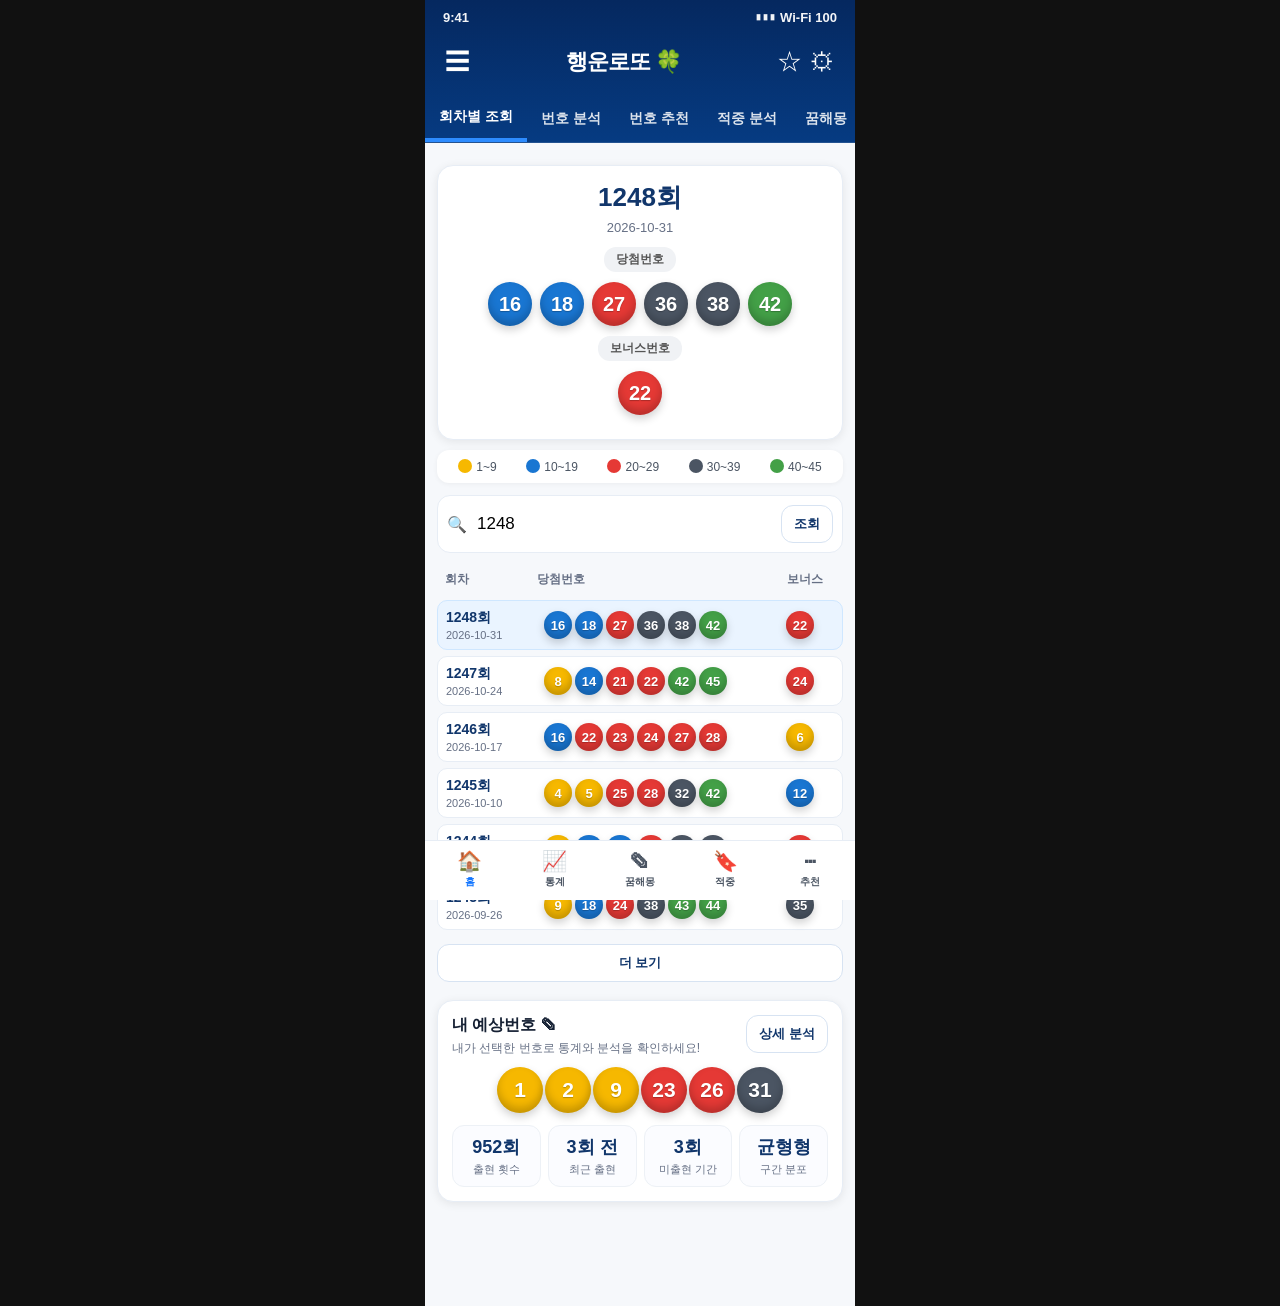
<file: index.html>
<!doctype html>
<html lang="ko">
<head>
  <meta charset="UTF-8">
  <meta name="viewport" content="width=device-width, initial-scale=1.0, viewport-fit=cover">
  <title>행운로또 🍀</title>
  <link rel="stylesheet" href="style.css">
</head>
<body>
<div class="app">
  <header class="top" id="mainHeader">
    <div class="status"><span>9:41</span><span>▮▮▮ Wi‑Fi 100</span></div>
    <div class="topbar">
      <button class="icon">☰</button>
      <div class="logo">행운로또 🍀</div>
      <div><button class="icon">☆</button><button class="icon">⚙</button></div>
    </div>
    <nav class="tabs">
      <button class="tab active" data-page="home">회차별 조회</button>
      <button class="tab" data-page="stats">번호 분석</button>
      <button class="tab" data-page="recommend">번호 추천</button>
      <button class="tab" data-page="match">적중 분석</button>
      <button class="tab" data-page="dream">꿈해몽</button>
    </nav>
  </header>

  <header class="detail-top hidden" id="detailHeader">
    <div class="status"><span>9:41</span><span>▮▮▮ Wi‑Fi 100</span></div>
    <div class="detail-titlebar">
      <button class="back-btn" id="backHome">‹</button>
      <div>내 예상번호 상세 분석</div>
      <button class="help-btn">?</button>
    </div>
    <nav class="detail-tabs">
      <button>번호 입력</button>
      <button class="active">상세 분석</button>
      <button>조합 분석</button>
      <button>그래프 분석</button>
    </nav>
  </header>

  <main>
    <section id="home" class="page active">
      <div id="statusBox" class="card center">데이터를 불러오는 중입니다...</div>
      <div class="legend">
        <span><i class="dot y"></i>1~9</span>
        <span><i class="dot b"></i>10~19</span>
        <span><i class="dot r"></i>20~29</span>
        <span><i class="dot k"></i>30~39</span>
        <span><i class="dot g"></i>40~45</span>
      </div>
      <div class="searchbar">
        <span>🔍</span>
        <input id="roundInput" type="number" placeholder="회차 입력">
        <button id="searchBtn">조회</button>
      </div>
      <div class="table-head">
        <span>회차</span><span>당첨번호</span><span>보너스</span>
      </div>
      <div id="recentList"></div>
      <button id="moreBtn" class="more-btn">더 보기</button>

      <div class="card">
        <div class="my-head">
          <div>
            <b>내 예상번호 ✎</b>
            <p>내가 선택한 번호로 통계와 분석을 확인하세요!</p>
          </div>
          <button id="detailBtn">상세 분석</button>
        </div>
        <div id="myNumbers" class="balls"></div>
        <div class="mini-metrics">
          <div><b id="appearCount">-</b><span>출현 횟수</span></div>
          <div><b id="recentAppear">-</b><span>최근 출현</span></div>
          <div><b id="missGap">-</b><span>미출현 기간</span></div>
          <div><b>균형형</b><span>구간 분포</span></div>
        </div>
      </div>
    </section>

    <section id="stats" class="page">
      <h2>번호 분석</h2>
      <div class="card">
        <h3>자주 나온 번호 TOP 10</h3>
        <div id="hotBalls" class="balls"></div>
        <div id="hotList" class="rank-list"></div>
      </div>
      <div class="card">
        <h3>적게 나온 번호 TOP 10</h3>
        <div id="coldBalls" class="balls"></div>
        <div id="coldList" class="rank-list"></div>
      </div>
      <div class="card">
        <h3>홀짝 분석</h3>
        <div id="ratioBox" class="rank-list"></div>
      </div>
    </section>

    <section id="recommend" class="page">
      <h2>번호 추천</h2>
      <div class="card center">
        <h3>추천번호</h3>
        <div id="recommendBalls" class="balls big"></div>
        <div class="btn-row">
          <button id="statRecommend">통계 추천</button>
          <button id="balanceRecommend">균형 추천</button>
          <button id="randomRecommend">랜덤 추천</button>
        </div>
        <p class="note">전체 회차 데이터 기반 개인용 참고 분석입니다.</p>
      </div>
    </section>

    <section id="match" class="page detail-page">
      <div class="detail-card">
        <div class="detail-section-title">
          <b>내 예상번호 (6개)</b>
          <button class="folder-btn">▱ 예상번호 불러오기</button>
        </div>
        <div class="pick-row" id="pickRow"></div>
        <p class="guide">번호를 하나씩 입력하여 회차별 출현 이력을 확인하세요.</p>
        <label class="checkline"><input type="checkbox" id="includeBonus" checked> 보너스 번호 포함 <span>ⓘ</span></label>
      </div>

      <div id="numberSummary"></div>

      <div class="history-head">
        <b>회차별 출현 이력</b>
        <div>
          <button class="filter active" data-range="50">최근 50회</button>
          <button class="filter" data-range="100">최근 100회</button>
          <button class="filter" data-range="all">전체 회차</button>
        </div>
      </div>

      <div class="history-table-head">
        <span>회차</span><span>당첨번호</span><span>보너스</span><span></span>
      </div>
      <div id="matchHistory"></div>
      <p class="small-note">* 번호를 선택하면 해당 번호의 출현 이력을 확인할 수 있습니다.</p>
    </section>

    <section id="dream" class="page">
      <h2>꿈해몽</h2>
      <div class="card">
        <label>꿈 키워드</label>
        <input id="dreamInput" class="full-input" placeholder="예: 돼지, 물, 스케이트, 죽">
        <button id="dreamBtn" class="full-btn">꿈해몽 번호 추천</button>
        <div id="dreamResult"></div>
      </div>
    </section>
  </main>

  <footer class="bottom" id="bottomNav">
    <button class="bottom-btn active" data-page="home">🏠<span>홈</span></button>
    <button class="bottom-btn" data-page="stats">📈<span>통계</span></button>
    <button class="bottom-btn" data-page="dream">✎<span>꿈해몽</span></button>
    <button class="bottom-btn" data-page="match">🔖<span>적중</span></button>
    <button class="bottom-btn" data-page="recommend">⋯<span>추천</span></button>
  </footer>
</div>
<script src="js/app.js?v=all-selected-match-v1"></script>
<script src="js/dream_chain_lab.js?v=0.1"></script>
</body>
</html>
</file>
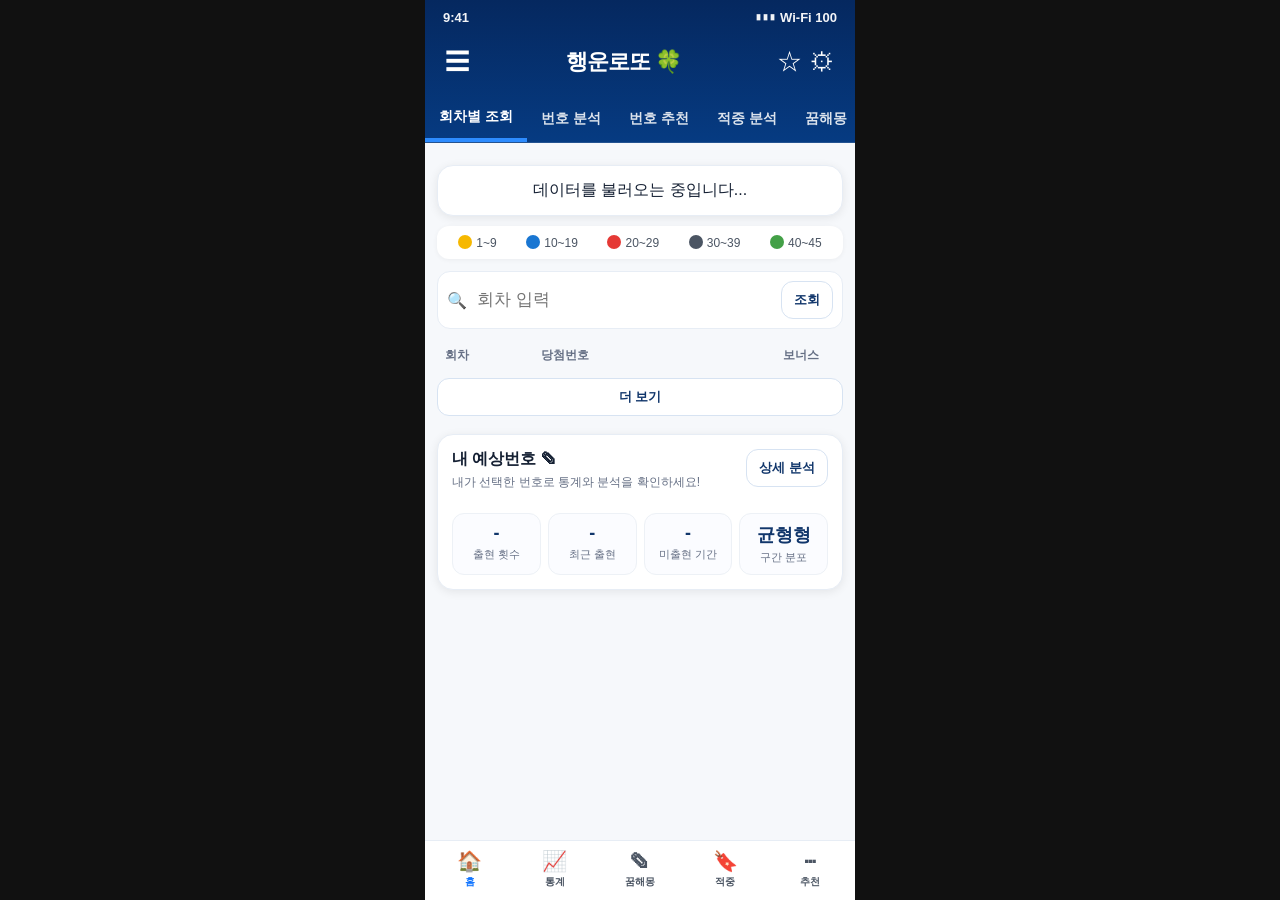
<file: .github/workflows/index.html>
<!doctype html>
<html lang="ko">
<head>
  <meta charset="UTF-8">
  <meta name="viewport" content="width=device-width, initial-scale=1.0, viewport-fit=cover">
  <title>행운로또 🍀</title>
  <link rel="stylesheet" href="style.css">
</head>
<body>
<div class="app">
  <header class="top" id="mainHeader">
    <div class="status"><span>9:41</span><span>▮▮▮ Wi‑Fi 100</span></div>
    <div class="topbar">
      <button class="icon">☰</button>
      <div class="logo">행운로또 🍀</div>
      <div><button class="icon">☆</button><button class="icon">⚙</button></div>
    </div>
    <nav class="tabs">
      <button class="tab active" data-page="home">회차별 조회</button>
      <button class="tab" data-page="stats">번호 분석</button>
      <button class="tab" data-page="recommend">번호 추천</button>
      <button class="tab" data-page="match">적중 분석</button>
      <button class="tab" data-page="dream">꿈해몽</button>
    </nav>
  </header>

  <header class="detail-top hidden" id="detailHeader">
    <div class="status"><span>9:41</span><span>▮▮▮ Wi‑Fi 100</span></div>
    <div class="detail-titlebar">
      <button class="back-btn" id="backHome">‹</button>
      <div>내 예상번호 상세 분석</div>
      <button class="help-btn">?</button>
    </div>
    <nav class="detail-tabs">
      <button>번호 입력</button>
      <button class="active">상세 분석</button>
      <button>조합 분석</button>
      <button>그래프 분석</button>
    </nav>
  </header>

  <main>
    <section id="home" class="page active">
      <div id="statusBox" class="card center">데이터를 불러오는 중입니다...</div>
      <div class="legend">
        <span><i class="dot y"></i>1~9</span>
        <span><i class="dot b"></i>10~19</span>
        <span><i class="dot r"></i>20~29</span>
        <span><i class="dot k"></i>30~39</span>
        <span><i class="dot g"></i>40~45</span>
      </div>
      <div class="searchbar">
        <span>🔍</span>
        <input id="roundInput" type="number" placeholder="회차 입력">
        <button id="searchBtn">조회</button>
      </div>
      <div class="table-head">
        <span>회차</span><span>당첨번호</span><span>보너스</span>
      </div>
      <div id="recentList"></div>
      <button id="moreBtn" class="more-btn">더 보기</button>

      <div class="card">
        <div class="my-head">
          <div>
            <b>내 예상번호 ✎</b>
            <p>내가 선택한 번호로 통계와 분석을 확인하세요!</p>
          </div>
          <button id="detailBtn">상세 분석</button>
        </div>
        <div id="myNumbers" class="balls"></div>
        <div class="mini-metrics">
          <div><b id="appearCount">-</b><span>출현 횟수</span></div>
          <div><b id="recentAppear">-</b><span>최근 출현</span></div>
          <div><b id="missGap">-</b><span>미출현 기간</span></div>
          <div><b>균형형</b><span>구간 분포</span></div>
        </div>
      </div>
    </section>

    <section id="stats" class="page">
      <h2>번호 분석</h2>
      <div class="card">
        <h3>자주 나온 번호 TOP 10</h3>
        <div id="hotBalls" class="balls"></div>
        <div id="hotList" class="rank-list"></div>
      </div>
      <div class="card">
        <h3>적게 나온 번호 TOP 10</h3>
        <div id="coldBalls" class="balls"></div>
        <div id="coldList" class="rank-list"></div>
      </div>
      <div class="card">
        <h3>홀짝 분석</h3>
        <div id="ratioBox" class="rank-list"></div>
      </div>
    </section>

    <section id="recommend" class="page">
      <h2>번호 추천</h2>
      <div class="card center">
        <h3>추천번호</h3>
        <div id="recommendBalls" class="balls big"></div>
        <div class="btn-row">
          <button id="statRecommend">통계 추천</button>
          <button id="balanceRecommend">균형 추천</button>
          <button id="randomRecommend">랜덤 추천</button>
        </div>
        <p class="note">전체 회차 데이터 기반 개인용 참고 분석입니다.</p>
      </div>
    </section>

    <section id="match" class="page detail-page">
      <div class="detail-card">
        <div class="detail-section-title">
          <b>내 예상번호 (6개)</b>
          <button class="folder-btn">▱ 예상번호 불러오기</button>
        </div>
        <div class="pick-row" id="pickRow"></div>
        <p class="guide">번호를 하나씩 입력하여 회차별 출현 이력을 확인하세요.</p>
        <label class="checkline"><input type="checkbox" id="includeBonus" checked> 보너스 번호 포함 <span>ⓘ</span></label>
      </div>

      <div id="numberSummary"></div>

      <div class="history-head">
        <b>회차별 출현 이력</b>
        <div>
          <button class="filter active" data-range="50">최근 50회</button>
          <button class="filter" data-range="100">최근 100회</button>
          <button class="filter" data-range="all">전체 회차</button>
        </div>
      </div>

      <div class="history-table-head">
        <span>회차</span><span>추첨일</span><span>당첨번호</span><span>보너스</span><span></span>
      </div>
      <div id="matchHistory"></div>
      <p class="small-note">* 번호를 선택하면 해당 번호의 출현 이력을 확인할 수 있습니다.</p>
    </section>

    <section id="dream" class="page">
      <h2>꿈해몽</h2>
      <div class="card">
        <label>꿈 키워드</label>
        <input id="dreamInput" class="full-input" placeholder="예: 돼지, 물, 스케이트, 죽">
        <button id="dreamBtn" class="full-btn">꿈해몽 번호 추천</button>
        <div id="dreamResult"></div>
      </div>
    </section>
  </main>

  <footer class="bottom" id="bottomNav">
    <button class="bottom-btn active" data-page="home">🏠<span>홈</span></button>
    <button class="bottom-btn" data-page="stats">📈<span>통계</span></button>
    <button class="bottom-btn" data-page="dream">✎<span>꿈해몽</span></button>
    <button class="bottom-btn" data-page="match">🔖<span>적중</span></button>
    <button class="bottom-btn" data-page="recommend">⋯<span>추천</span></button>
  </footer>
</div>
<script src="app.js?v=match-detail-v2"></script>
</body>
</html>
</file>
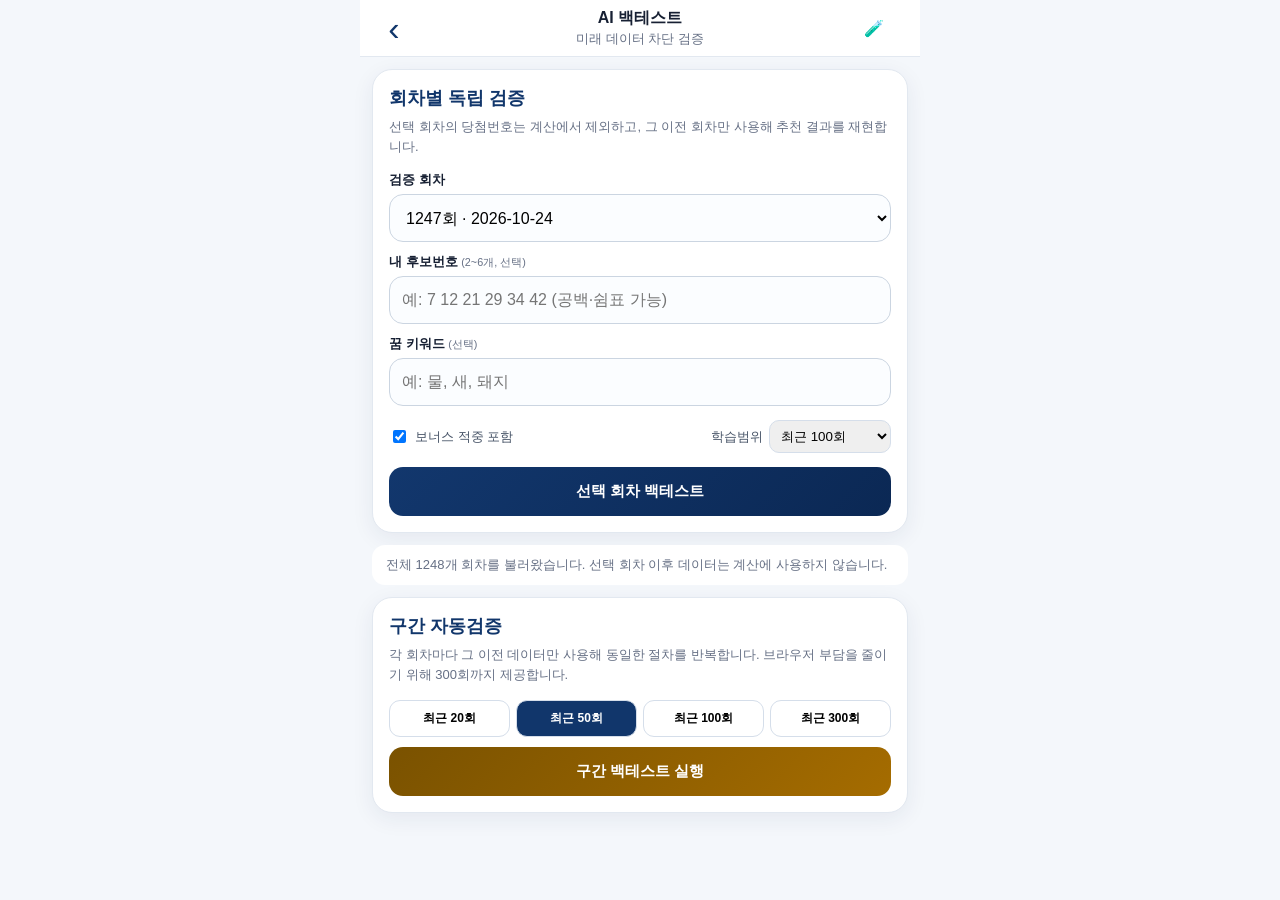
<file: backtest.html>
<!doctype html>
<html lang="ko">
<head>
  <meta charset="UTF-8">
  <meta name="viewport" content="width=device-width, initial-scale=1.0, viewport-fit=cover">
  <title>행운로또 AI 백테스트 v1.0</title>
  <link rel="stylesheet" href="style.css">
  <link rel="stylesheet" href="css/backtest.css?v=bt101">
</head>
<body>
<div class="bt-wrap">
  <header class="bt-top">
    <a href="combo.html" aria-label="뒤로">‹</a>
    <div><b>AI 백테스트</b><small>미래 데이터 차단 검증</small></div>
    <span>🧪</span>
  </header>

  <main>
    <section class="bt-card">
      <h2>회차별 독립 검증</h2>
      <p class="bt-guide">선택 회차의 당첨번호는 계산에서 제외하고, 그 이전 회차만 사용해 추천 결과를 재현합니다.</p>
      <label>검증 회차</label>
      <select id="roundSelect" class="bt-control"></select>
      <label>내 후보번호 <small>(2~6개, 선택)</small></label>
      <input id="userNums" class="bt-control" inputmode="text" autocomplete="off" autocapitalize="off" spellcheck="false" placeholder="예: 7 12 21 29 34 42 (공백·쉼표 가능)">
      <label>꿈 키워드 <small>(선택)</small></label>
      <input id="dreamKeyword" class="bt-control" placeholder="예: 물, 새, 돼지">
      <div class="bt-options">
        <label><input id="includeBonus" type="checkbox" checked> 보너스 적중 포함</label>
        <label>학습범위
          <select id="scopeSelect"><option value="50">최근 50회</option><option value="100" selected>최근 100회</option><option value="all">전체 이전 회차</option></select>
        </label>
      </div>
      <button id="runBtn" class="bt-primary">선택 회차 백테스트</button>
    </section>

    <div id="status" class="bt-status">데이터를 불러오는 중입니다…</div>
    <section id="singleResult"></section>

    <section class="bt-card">
      <h2>구간 자동검증</h2>
      <p class="bt-guide">각 회차마다 그 이전 데이터만 사용해 동일한 절차를 반복합니다. 브라우저 부담을 줄이기 위해 300회까지 제공합니다.</p>
      <div class="bt-range-buttons">
        <button data-count="20">최근 20회</button><button data-count="50" class="active">최근 50회</button><button data-count="100">최근 100회</button><button data-count="300">최근 300회</button>
      </div>
      <button id="batchBtn" class="bt-primary bt-secondary">구간 백테스트 실행</button>
      <div id="progress" class="bt-progress" hidden><i></i><span>0%</span></div>
    </section>
    <section id="batchResult"></section>
  </main>
</div>
<script src="js/engines/backtest-engine.js?v=bt101"></script>
<script src="js/engines/backtest-report.js?v=bt101"></script>
<script src="js/backtest.js?v=bt101"></script>
</body>
</html>
</file>
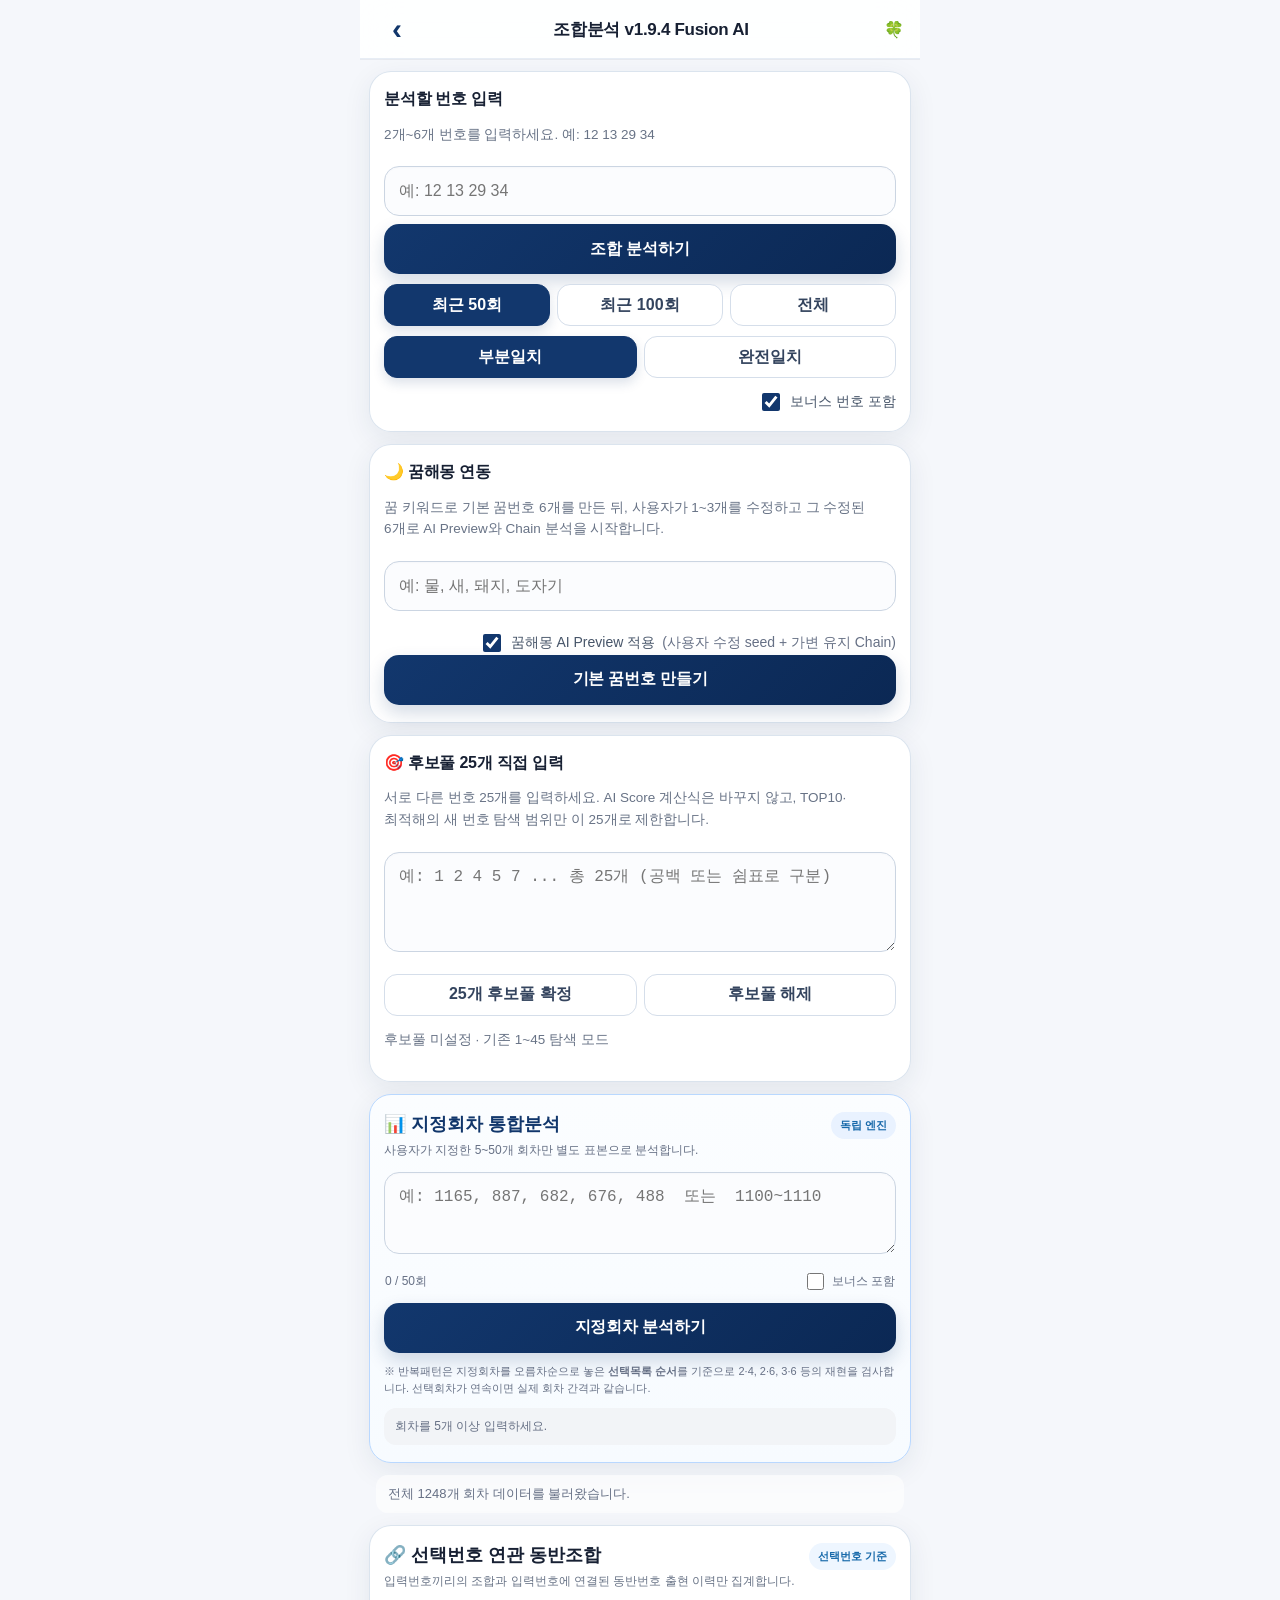
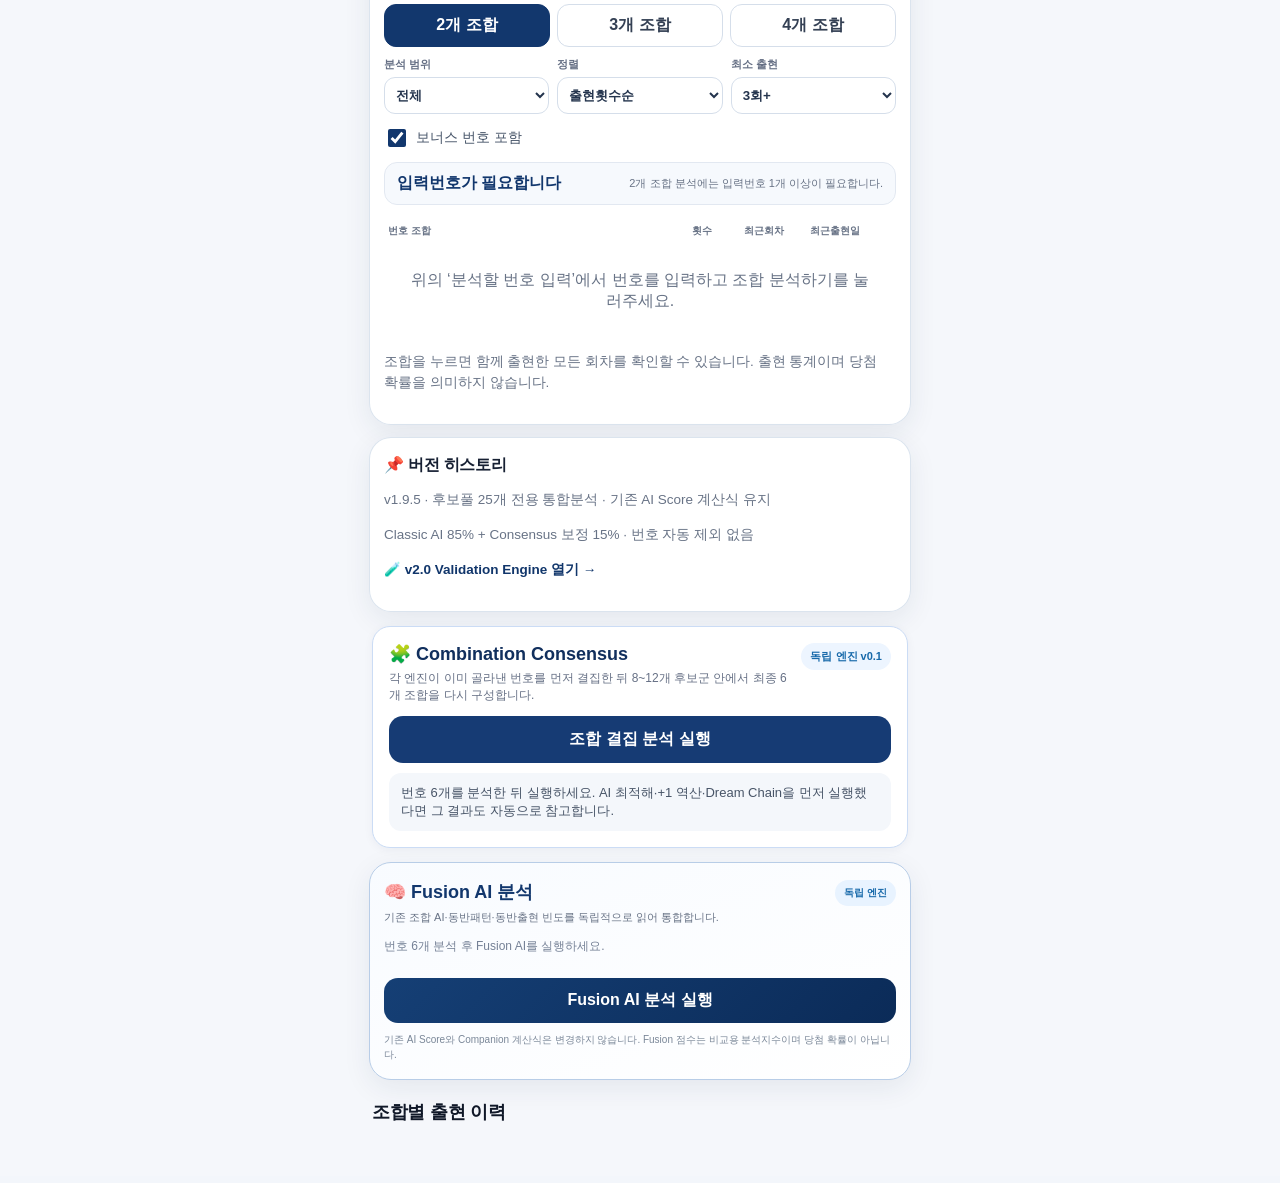
<file: combo.html>
<!doctype html>
<html lang="ko">
<head>
  <meta charset="UTF-8">
  <meta name="viewport" content="width=device-width, initial-scale=1.0, viewport-fit=cover">
  <title>행운로또 조합분석 v1.9.4 Fusion AI 🍀</title>
  <link rel="stylesheet" href="style.css">
  <link rel="stylesheet" href="combo-ui.css?v=v193-score-contribution1">
  <link rel="stylesheet" href="score-fusion.css?v=v100-fusion">
  <style>
    body{background:#f5f7fb}.combo-wrap{max-width:520px;margin:0 auto;padding-bottom:40px}
    .combo-top{background:#fff;border-bottom:1px solid #e7edf5;position:sticky;top:0;z-index:10}
    .combo-titlebar{display:flex;align-items:center;justify-content:space-between;padding:12px 16px;font-weight:900}
    .combo-titlebar a{text-decoration:none;color:#11366b;font-size:28px}.combo-titlebar div{font-size:18px}
    .combo-card{background:#fff;border:1px solid #e7edf5;border-radius:18px;padding:16px;margin:12px;box-shadow:0 2px 10px rgba(0,0,0,.05)}
    .combo-guide{font-size:13px;color:#667085;line-height:1.45}.combo-input{width:100%;box-sizing:border-box;border:1px solid #d0d5dd;border-radius:12px;padding:12px;font-size:16px;margin:8px 0}
    .combo-btn{width:100%;border:0;border-radius:14px;padding:13px;font-size:16px;font-weight:900;background:#11366b;color:#fff}
    .combo-btn-row{display:flex;gap:8px;margin-top:10px}.combo-btn-row button{flex:1;border:1px solid #d0d5dd;background:#fff;border-radius:12px;padding:9px;font-weight:800;color:#344054}.combo-btn-row button.active{background:#11366b;color:#fff;border-color:#11366b}
    .combo-selected{display:flex;gap:8px;flex-wrap:wrap;margin-top:10px}.summary-metrics{display:grid;grid-template-columns:repeat(2,1fr);gap:8px;margin-top:12px}.summary-metrics div{background:#f8fafc;border-radius:14px;padding:12px;text-align:center}.summary-metrics b{display:block;font-size:18px;color:#11366b}.summary-metrics span{font-size:12px;color:#667085}
    .combo-section-title{margin:14px 12px 8px}.combo-section-title b{font-size:17px;color:#101828}
    .history-table-head,.combo-row{display:grid;grid-template-columns:64px 62px 1fr 42px 50px;gap:4px;align-items:center}
    .history-table-head{font-size:12px;color:#667085;padding:8px 12px}.combo-row{background:#fff;border:1px solid #eef2f7;border-radius:14px;margin:8px 12px;padding:10px;font-size:12px}.combo-row .round-cell b{display:block;font-size:14px}.combo-row .round-cell span{color:#667085}.history-balls{display:flex;gap:3px;flex-wrap:wrap}
    .hit-tag{display:inline-block;border-radius:14px;padding:4px 7px;font-weight:900;font-size:11px;background:#ffe8a3;color:#8a5b00}
    .companion-row{display:grid;grid-template-columns:48px 1fr 56px;gap:8px;align-items:center;border-top:1px solid #eef2f7;padding:9px 0}.companion-row:first-child{border-top:0}.companion-bar{height:9px;background:#eaf4ff;border-radius:10px;overflow:hidden}.companion-bar i{display:block;height:100%;background:#2d8cff;border-radius:10px}.companion-count{text-align:right;font-size:13px;font-weight:900;color:#11366b}
    .dream-trend-row{display:grid;grid-template-columns:90px 1fr;gap:6px;align-items:center;border-top:1px solid #eef2f7;padding:6px 0}.dream-trend-row:first-child{border-top:0}
    .status-msg{margin:14px 12px;color:#667085;font-size:14px}
    .ai-score-card{background:#fffaf0;border:1px solid #f2d99b;border-radius:14px;padding:10px;margin:10px 0}
    .ai-score-head{display:flex;justify-content:space-between;align-items:center;margin-bottom:8px;color:#8a5b00}.ai-score-head span{font-weight:900}
    .ai-score-row{display:grid;grid-template-columns:70px 82px 1fr;gap:6px;align-items:center;padding:6px 0;border-top:1px solid #f5e6bd}.ai-score-row:first-of-type{border-top:0}
    .ai-score-row span{font-size:13px;font-weight:900;color:#475467}.ai-score-row b{color:#8a5b00;letter-spacing:1px}.ai-score-row em{font-style:normal;font-size:12px;color:#344054}.ai-score-row small{grid-column:2/4;color:#667085;font-size:11px}
    .ai-score-detail{margin-top:8px;border-top:1px dashed #e8c875;padding-top:8px}.ai-score-detail summary{cursor:pointer;font-weight:900;color:#8a5b00;font-size:13px}

    .pool25-analysis-card{background:#f8fbff;border-color:#9fc0e8}.pool25-analysis-head{display:flex;justify-content:space-between;align-items:center;gap:8px}.pool25-analysis-head span{font-size:11px;font-weight:900;color:#11366b;background:#e9f2ff;border-radius:999px;padding:5px 8px}.pool25-block{border-top:1px solid #dce7f6;padding-top:12px;margin-top:12px}.pool25-block>b,.pool25-common>b{color:#11366b}.pool25-group{display:flex;justify-content:space-between;align-items:center;gap:8px;border-top:1px solid #e7edf5;padding:7px 0}.pool25-group:first-of-type{margin-top:7px}.pool25-group .combo-selected{margin-top:0}.pool25-group strong{white-space:nowrap;color:#11366b}.pool25-common{margin-top:14px;padding:13px;background:#fffaf0;border:1px solid #f2d99b;border-radius:14px}
  </style>
</head>
<body>
<div class="combo-wrap">
  <header class="combo-top">
    <div class="status"><span>9:41</span><span>▮▮▮ Wi‑Fi 100</span></div>
    <div class="combo-titlebar"><a href="index.html">‹</a><div>조합분석 v1.9.4 Fusion AI</div><span>🍀</span></div>
  </header>

  <div class="combo-card">
    <b>분석할 번호 입력</b>
    <p class="combo-guide">2개~6개 번호를 입력하세요. 예: 12 13 29 34</p>
    <input id="comboInput" class="combo-input" placeholder="예: 12 13 29 34">
    <button id="analyzeBtn" class="combo-btn">조합 분석하기</button>
    <div class="combo-btn-row">
      <button class="range-btn active" data-range="50">최근 50회</button>
      <button class="range-btn" data-range="100">최근 100회</button>
      <button class="range-btn" data-range="all">전체</button>
    </div>
    <label class="checkline"><input type="checkbox" id="includeBonus" checked> 보너스 번호 포함</label>
  </div>

  <div class="combo-card" id="candidatePool25Card" style="background:#f8fbff;border-color:#bed4ef">
    <b>🎯 후보풀 25개 직접 입력</b>
    <p class="combo-guide">서로 다른 번호 25개를 입력하세요. AI Score 계산식은 바꾸지 않고, TOP10·최적해의 새 번호 탐색 범위만 이 25개로 제한합니다.</p>
    <textarea id="candidatePool25Input" class="combo-input" rows="4" inputmode="text" autocapitalize="off" autocomplete="off" spellcheck="false" placeholder="예: 1 2 4 5 7 ... 총 25개 (공백 또는 쉼표로 구분)"></textarea>
    <div class="combo-btn-row">
      <button type="button" onclick="setCandidatePool25FromInput()" style="background:#11366b;color:#fff;border-color:#11366b">25개 후보풀 확정</button>
      <button type="button" onclick="clearCandidatePool25()">후보풀 해제</button>
    </div>
    <div id="candidatePool25Status"><p class="combo-guide">후보풀 미설정 · 기존 1~45 탐색 모드</p></div>
  </div>

  <div id="pool25DedicatedAnalysis"></div>
  <div id="status" class="status-msg">데이터를 불러오는 중입니다...</div>
  <div class="combo-card" style="background:#f8fbff"><b>📌 버전 히스토리</b><p class="combo-guide">v1.9.5 · 후보풀 25개 전용 통합분석 · 기존 AI Score 계산식 유지</p><p class="combo-guide">Classic AI 85% + Consensus 보정 15% · 번호 자동 제외 없음</p><p class="combo-guide"><a href="validation.html" style="font-weight:900;color:#11366b;text-decoration:none">🧪 v2.0 Validation Engine 열기 →</a></p></div>
  <div id="summary"></div>
  <div id="companion"></div>
  <div class="combo-section-title"><b>조합별 출현 이력</b></div>
  <div class="history-table-head"><span>회차</span><span>추첨일</span><span>당첨번호</span><span>보너스</span><span></span></div>
  <div id="history"></div>
</div>
<script src="js/interval_pattern_engine.js?v=v190-score-opt-preview1"></script>
<script src="js/combo.js?v=v196-hit-history"></script>
<script src="js/selected-round-analysis-engine.js?v=restore-20261012"></script>
<script src="js/engines/companion-engine.js?v=v190-score-opt-preview1"></script>
<script src="js/engines/pattern-engine.js?v=v190-score-opt-preview1"></script>
<script src="js/engines/replay-engine.js?v=v190-score-opt-preview1"></script>
<script src="js/engines/flow-engine.js?v=v190-score-opt-preview1"></script>
<script src="js/engines/dream-engine.js?v=v190-score-opt-preview1"></script>
<script src="js/engines/ai-score-engine.js?v=v190-score-opt-preview1"></script>
<script src="js/engines/consensus-engine.js?v=v190-score-opt-preview1"></script>
<script src="js/ai-core.js?v=v190-score-opt-preview1"></script>
<script src="js/combo-ui.js?v=v190-score-opt-preview1"></script>
<script src="js/pattern-reference-engine.js?v=v190-score-opt-preview1"></script>
<script src="js/combo-premium-ui.js?v=diag-v3-20261011-1900"></script>
<script src="js/engines/companion-combination-engine.js?v=v193-score-contribution1"></script>
<script src="js/companion-combination-ui.js?v=v193-score-contribution1"></script>
<script src="js/engines/score-fusion-engine.js?v=v120-reverse-fast"></script>
<script src="js/engines/reverse-inference-engine.js?v=v110-reverse-fast"></script>
<script src="js/engines/combination-consensus-engine.js?v=v010-combination-consensus"></script>
<script src="js/score-fusion-ui.js?v=v100-fusion"></script>
<script src="js/reverse-inference-ui.js?v=v110-reverse-fast"></script>
<script src="js/combination-consensus-ui.js?v=v010-combination-consensus"></script>
<script>
/* AI Score diagnostic deployment probe; does not alter scoring. */
(function(){
  function report(){
    var panel=document.getElementById('scoreDiagPanel');
    if(!panel)return;
    if(typeof window.AIScoreDiagnosticRun==='function'){
      window.AIScoreDiagnosticRun();
      return;
    }
    var scripts=[].slice.call(document.scripts);
    var path=scripts.filter(function(s){return (s.src||'').indexOf('/js/combo-premium-ui.js')>=0;}).map(function(s){return s.src;});
    panel.textContent='진단 함수 미등록. 로드 요청: '+(path[0]||'스크립트 태그 없음')+' / 최적화 엔진: '+(window.ScoreOptimizerPreview?'등록':'미등록')+'. GitHub js/combo-premium-ui.js 업로드 및 배포 상태를 확인해 주세요.';
  }
  document.addEventListener('click',function(e){
    var b=e.target&&e.target.closest&&e.target.closest('#scoreDiagRun');
    if(!b)return;
    e.preventDefault();e.stopImmediatePropagation();report();
  },true);
})();
</script>
</body>
</html>
</file>
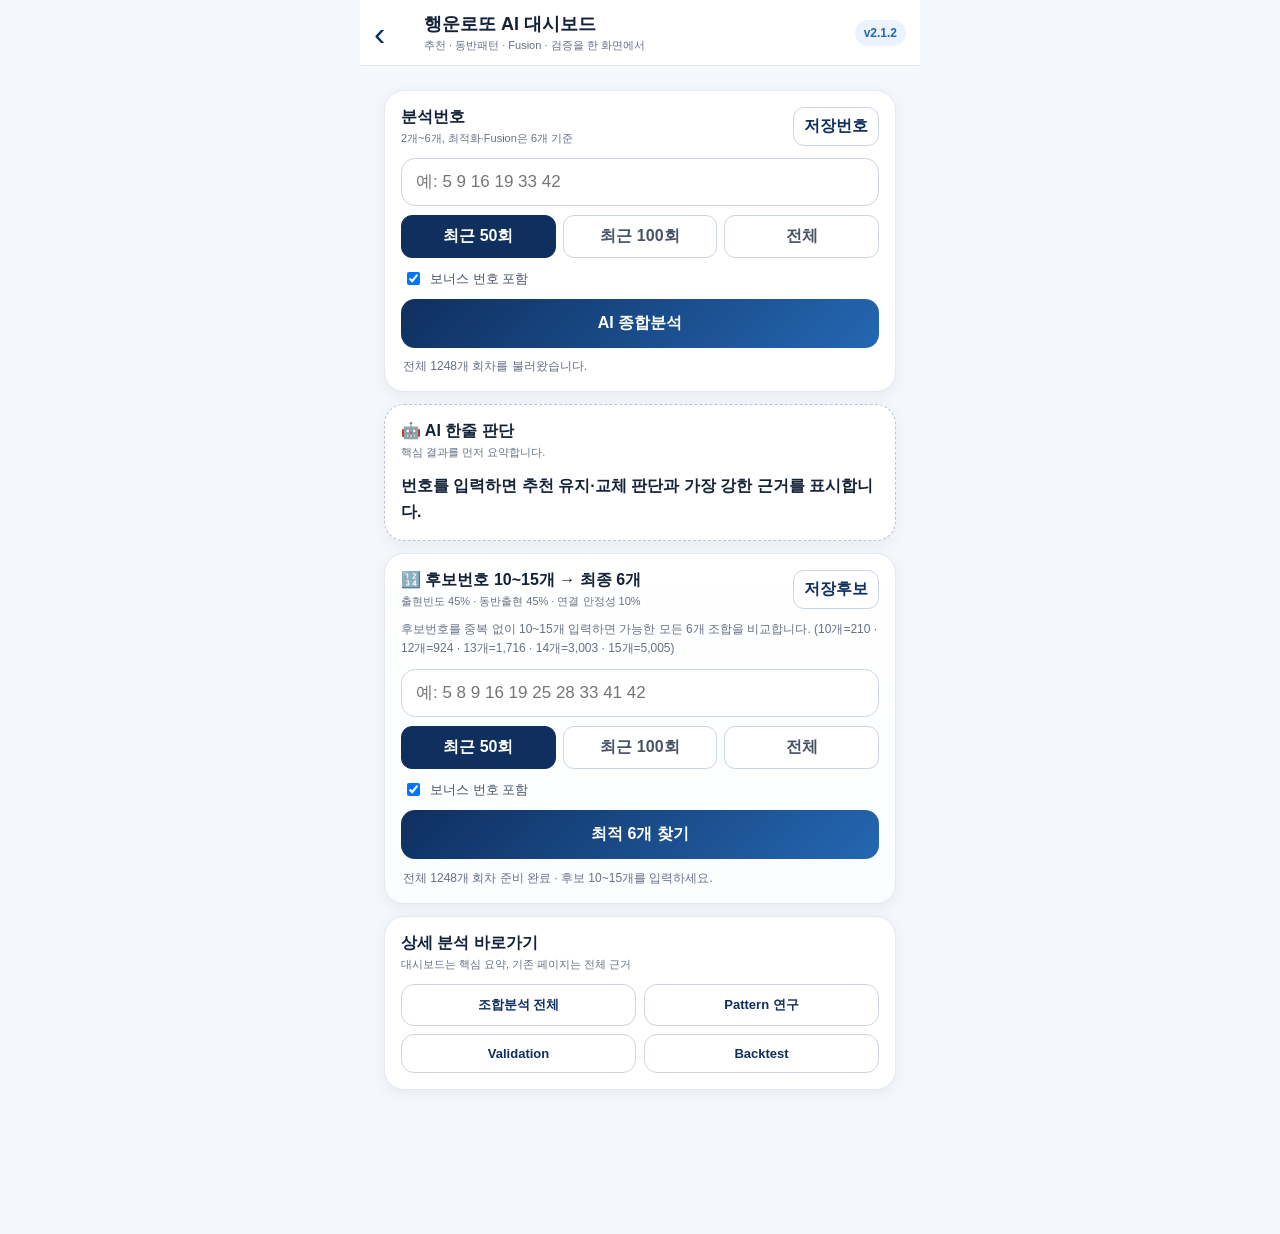
<file: dashboard.html>
<!doctype html>
<html lang="ko">
<head>
  <meta charset="UTF-8">
  <meta name="viewport" content="width=device-width, initial-scale=1.0, viewport-fit=cover">
  <meta name="theme-color" content="#0f2f5f">
  <title>행운로또 AI 대시보드 v2.1.2</title>
  <link rel="stylesheet" href="style.css">
  <link rel="stylesheet" href="combo-ui.css?v=v193-score-contribution1">
  <link rel="stylesheet" href="score-fusion.css?v=v100-fusion">
  <link rel="stylesheet" href="css/dashboard.css?v=v210-candidate-reduction2">
</head>
<body class="dashboard-body">
  <div class="dashboard-app">
    <header class="dashboard-header">
      <a class="dashboard-back" href="index.html" aria-label="메인으로">‹</a>
      <div>
        <b>행운로또 AI 대시보드</b>
        <span>추천 · 동반패턴 · Fusion · 검증을 한 화면에서</span>
      </div>
      <span class="dashboard-version">v2.1.2</span>
    </header>

    <main>
      <section class="dashboard-card dashboard-input-card">
        <div class="dashboard-card-head">
          <div><b>분석번호</b><span>2개~6개, 최적화·Fusion은 6개 기준</span></div>
          <button type="button" id="dashUseSaved">저장번호</button>
        </div>
        <input id="dashComboInput" class="dashboard-input" type="text" inputmode="text" enterkeyhint="done" placeholder="예: 5 9 16 19 33 42" autocomplete="off" autocapitalize="off" spellcheck="false">
        <div class="dashboard-scope" id="dashScope">
          <button type="button" data-scope="50" class="active">최근 50회</button>
          <button type="button" data-scope="100">최근 100회</button>
          <button type="button" data-scope="all">전체</button>
        </div>
        <label class="dashboard-check"><input type="checkbox" id="dashBonus" checked> 보너스 번호 포함</label>
        <button type="button" id="dashAnalyze" class="dashboard-primary">AI 종합분석</button>
        <p id="dashStatus" class="dashboard-status">로또 데이터를 불러오는 중입니다.</p>
      </section>

      <section id="dashAssistant" class="dashboard-card dashboard-assistant is-empty">
        <div class="dashboard-card-head"><div><b>🤖 AI 한줄 판단</b><span>핵심 결과를 먼저 요약합니다.</span></div></div>
        <p>번호를 입력하면 추천 유지·교체 판단과 가장 강한 근거를 표시합니다.</p>
      </section>

      <section id="dashHero" class="dashboard-card dashboard-hero is-hidden"></section>
      <section id="dashMetrics" class="dashboard-metrics is-hidden"></section>

      <section id="dashFusion" class="dashboard-card is-hidden"></section>
      <section id="dashAIScore" class="dashboard-card is-hidden"></section>
      <section id="dashCompanion" class="dashboard-card is-hidden"></section>

      <section id="dashOptimizer" class="dashboard-card is-hidden">
        <div class="dashboard-card-head">
          <div><b>🧩 교체번호 자동 최적화</b><span>현재 유지와 1·2·3개 교체 결과를 함께 비교</span></div>
          <button type="button" id="dashRunOptimizer">실행</button>
        </div>
        <div id="dashOptimizerResult" class="dashboard-placeholder">분석번호 6개를 입력한 뒤 실행하세요.</div>
      </section>


      <section id="candidateReduction" class="dashboard-card candidate-reduction-card">
        <div class="dashboard-card-head">
          <div><b>🔢 후보번호 10~15개 → 최종 6개</b><span>출현빈도 45% · 동반출현 45% · 연결 안정성 10%</span></div>
          <button type="button" id="candidateReductionLoadSaved">저장후보</button>
        </div>
        <p class="candidate-reduction-guide">후보번호를 중복 없이 10~15개 입력하면 가능한 모든 6개 조합을 비교합니다. (10개=210 · 12개=924 · 13개=1,716 · 14개=3,003 · 15개=5,005)</p>
        <input id="candidateReductionInput" class="dashboard-input" type="text" inputmode="text" enterkeyhint="done" placeholder="예: 5 8 9 16 19 25 28 33 41 42" autocomplete="off" autocapitalize="off" spellcheck="false">
        <div class="dashboard-scope" id="candidateReductionScope">
          <button type="button" data-reduction-scope="50" class="active">최근 50회</button>
          <button type="button" data-reduction-scope="100">최근 100회</button>
          <button type="button" data-reduction-scope="all">전체</button>
        </div>
        <label class="dashboard-check"><input type="checkbox" id="candidateReductionBonus" checked> 보너스 번호 포함</label>
        <button type="button" id="candidateReductionRun" class="dashboard-primary">최적 6개 찾기</button>
        <p id="candidateReductionStatus" class="candidate-reduction-status">로또 데이터를 불러오는 중입니다.</p>
        <div id="candidateReductionResult"></div>
      </section>

      <section id="dashBacktest" class="dashboard-card is-hidden">
        <div class="dashboard-card-head">
          <div><b>🧪 백테스트 요약</b><span>이전 데이터만 사용한 워크포워드 검증</span></div>
          <button type="button" id="dashRunBacktest">실행</button>
        </div>
        <div id="dashBacktestResult" class="dashboard-placeholder">최근 50회 검증 결과를 이곳에서 확인합니다.</div>
      </section>

      <section id="dashQuick" class="dashboard-card is-hidden">
        <div class="dashboard-card-head"><div><b>🔎 번호 빠른조회</b><span>번호 하나의 동반·추천·Fusion 위치를 즉시 확인</span></div></div>
        <div class="dashboard-quick-form">
          <input id="dashQuickNumber" type="number" min="1" max="45" inputmode="numeric" placeholder="1~45">
          <button type="button" id="dashQuickSearch">조회</button>
        </div>
        <div id="dashQuickResult" class="dashboard-placeholder">조회할 번호를 입력하세요.</div>
      </section>

      <section class="dashboard-card dashboard-links">
        <div class="dashboard-card-head"><div><b>상세 분석 바로가기</b><span>대시보드는 핵심 요약, 기존 페이지는 전체 근거</span></div></div>
        <div class="dashboard-link-grid">
          <a href="combo.html">조합분석 전체</a>
          <a href="pattern.html">Pattern 연구</a>
          <a href="validation.html">Validation</a>
          <a href="backtest.html">Backtest</a>
        </div>
      </section>
    </main>
  </div>

  <!-- 기존 엔진이 요구하는 DOM. 화면에는 표시하지 않으며 기존 페이지 파일은 수정하지 않습니다. -->
  <div id="dashboardLegacyHost" hidden aria-hidden="true">
    <div class="combo-card">
      <input id="comboInput">
      <button id="analyzeBtn" type="button">분석</button>
      <div class="combo-btn-row">
        <button class="range-btn active" data-range="50">50</button>
        <button class="range-btn" data-range="100">100</button>
        <button class="range-btn" data-range="all">all</button>
      </div>
      <input type="checkbox" id="includeBonus" checked>
    </div>
    <div id="status"></div>
    <div id="summary"></div>
    <div id="companion"></div>
    <div class="combo-section-title"><b>조합별 출현 이력</b></div>
    <div id="history"></div>
  </div>

  <script src="js/interval_pattern_engine.js?v=v190-score-opt-preview1"></script>
  <script src="js/combo.js?v=v190-score-opt-preview1"></script>
  <script src="js/engines/companion-engine.js?v=v190-score-opt-preview1"></script>
  <script src="js/engines/pattern-engine.js?v=v190-score-opt-preview1"></script>
  <script src="js/engines/replay-engine.js?v=v190-score-opt-preview1"></script>
  <script src="js/engines/flow-engine.js?v=v190-score-opt-preview1"></script>
  <script src="js/engines/dream-engine.js?v=v190-score-opt-preview1"></script>
  <script src="js/engines/ai-score-engine.js?v=v190-score-opt-preview1"></script>
  <script src="js/engines/consensus-engine.js?v=v190-score-opt-preview1"></script>
  <script src="js/ai-core.js?v=v190-score-opt-preview1"></script>
  <script src="js/combo-ui.js?v=v190-score-opt-preview1"></script>
  <script src="js/pattern-reference-engine.js?v=v190-score-opt-preview1"></script>
  <script src="js/combo-premium-ui.js?v=v190-score-opt-preview1"></script>
  <script src="js/engines/companion-combination-engine.js?v=v193-score-contribution1"></script>
  <script src="js/companion-combination-ui.js?v=v193-score-contribution1"></script>
  <script src="js/engines/score-fusion-engine.js?v=v100-fusion"></script>
  <script src="js/score-fusion-ui.js?v=v100-fusion"></script>
  <script src="js/dashboard-adapter.js?v=v212-ai-score-sort"></script>
  <script src="js/engines/candidate-reduction-engine.js?v=v210-candidate-reduction2"></script>
  <script src="js/candidate-reduction-ui.js?v=v210-candidate-reduction2"></script>
  <script src="js/dashboard.js?v=v212-ai-score-sort"></script>
</body>
</html>
</file>
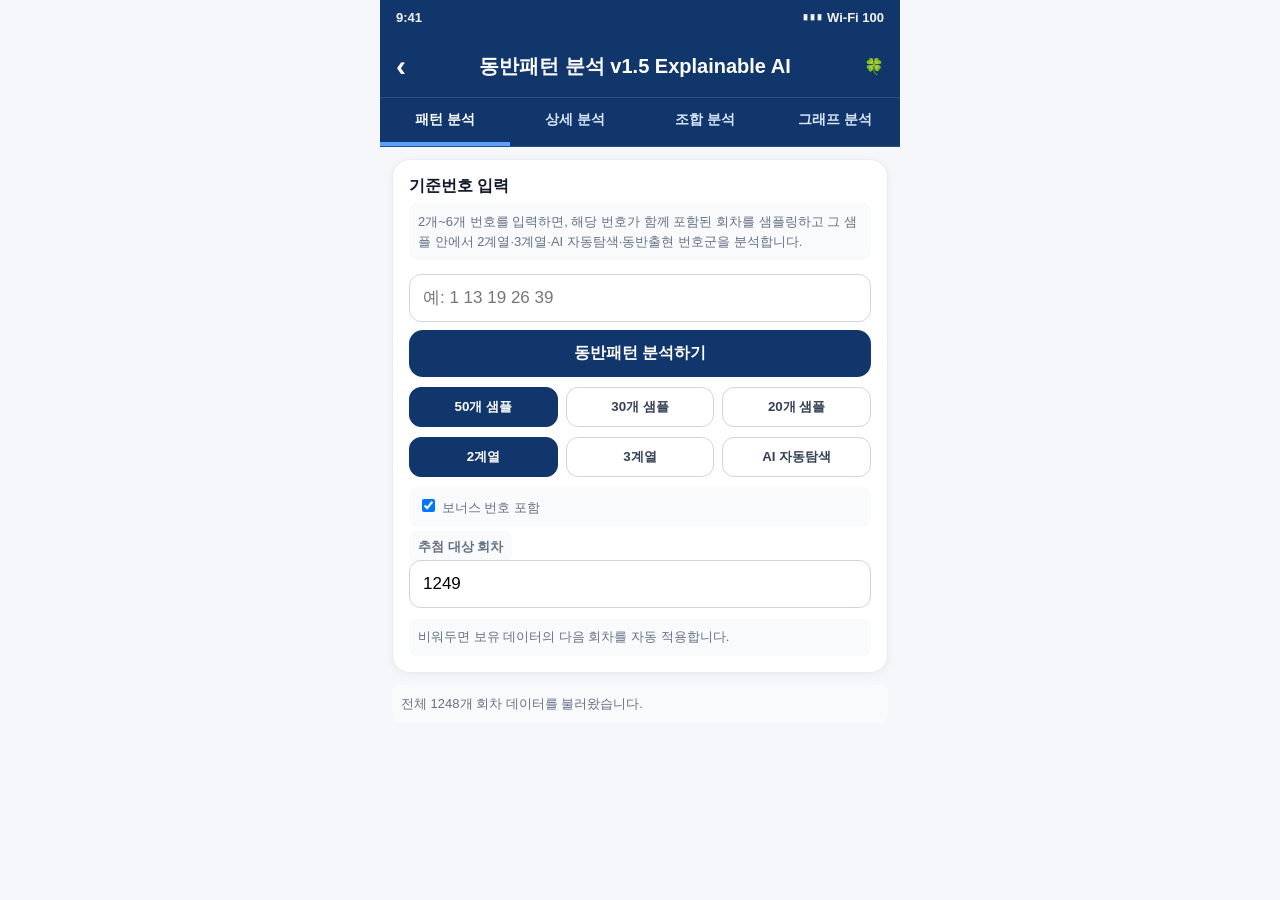
<file: pattern.html>
<!doctype html>
<html lang="ko">
<head>
<meta charset="UTF-8">
<meta name="viewport" content="width=device-width, initial-scale=1.0, viewport-fit=cover">
<title>동반패턴 분석 v1.5 Explainable AI 🍀</title>
<link rel="stylesheet" href="style.css">
<style>
body{background:#f5f7fb;margin:0;font-family:-apple-system,BlinkMacSystemFont,"Segoe UI",sans-serif;color:#101828}
.wrap{max-width:520px;margin:0 auto;padding-bottom:52px}.top{background:#11366b;color:#fff;position:sticky;top:0;z-index:10}
.status{display:flex;justify-content:space-between;padding:10px 16px;font-weight:800}.titlebar{display:flex;align-items:center;justify-content:space-between;padding:14px 16px;font-weight:900}
.titlebar a{text-decoration:none;color:#fff;font-size:30px}.titlebar div{font-size:20px}.tabs{display:grid;grid-template-columns:repeat(4,1fr);border-top:1px solid rgba(255,255,255,.12)}
.tabs a{text-decoration:none;color:#dbe8ff;text-align:center;padding:13px 4px;font-weight:900;font-size:14px;border-bottom:4px solid transparent}.tabs a.active{color:#fff;border-bottom-color:#5aa0ff}
.card{background:#fff;border:1px solid #e7edf5;border-radius:18px;padding:16px;margin:12px;box-shadow:0 2px 10px rgba(0,0,0,.05)}
.guide,.muted{font-size:13px;color:#667085;line-height:1.5}.input{width:100%;box-sizing:border-box;border:1px solid #d0d5dd;border-radius:12px;padding:13px;font-size:17px;margin:8px 0}
.btn{width:100%;border:0;border-radius:14px;padding:13px;font-size:16px;font-weight:900;background:#11366b;color:#fff}
.rowbtn{display:flex;gap:8px;margin-top:10px}.rowbtn button{flex:1;border:1px solid #d0d5dd;background:#fff;border-radius:12px;padding:10px 6px;font-weight:900;color:#344054}
.rowbtn button.active{background:#11366b;color:#fff;border-color:#11366b}.balls{display:flex;gap:6px;flex-wrap:wrap;align-items:center}
.ball{display:inline-flex;align-items:center;justify-content:center;border-radius:50%;color:#fff;font-weight:900;box-shadow:0 4px 10px rgba(0,0,0,.18);width:42px;height:42px;font-size:18px}.small-ball{width:32px;height:32px;font-size:14px}
.yellow{background:#e7b926}.blue{background:#2f73c8}.red{background:#d84338}.black{background:#374151}.green{background:#4c984b}.selected-ball{outline:4px solid #f8e388}
.metric{display:grid;grid-template-columns:repeat(3,1fr);gap:8px;margin-top:12px}.metric div{background:#f8fafc;border-radius:14px;padding:12px;text-align:center}.metric b{display:block;font-size:18px;color:#11366b}.metric span{font-size:12px;color:#667085}
.title{margin:18px 12px 8px;font-size:19px;font-weight:900;color:#101828}.box{border-top:1px solid #eef2f7;padding-top:12px;margin-top:12px}
.head{display:flex;justify-content:space-between;align-items:center;margin-bottom:8px}.head b{font-size:17px}.badge{background:#eef2ff;color:#11366b;border-radius:999px;padding:6px 10px;font-weight:900;font-size:13px}
.rank{display:grid;grid-template-columns:44px 1fr 54px;gap:8px;align-items:center;border-top:1px solid #eef2f7;padding:8px 0}.rank:first-child{border-top:0}
.bar{height:9px;background:#eaf4ff;border-radius:999px;overflow:hidden}.bar i{display:block;height:100%;background:#2d8cff;border-radius:999px}.count{text-align:right;font-size:13px;font-weight:900;color:#11366b}
.ai{background:#fffaf0;border:1px solid #f2d99b;border-radius:18px;padding:14px;margin:12px 0}.ai b{color:#8a5b00}.group{background:#f7fff4;border:1px solid #d9ead3;border-radius:16px;padding:12px;margin:10px 0}.group-title{font-weight:900;color:#2f7d32;margin-bottom:8px}
.sample{background:#fff;border:1px solid #eef2f7;border-radius:14px;margin:8px 0;padding:10px}.sample-head{display:flex;justify-content:space-between;gap:8px;color:#11366b}.sample-head b{font-size:15px}.sample-head span{font-size:12px;color:#667085}

.replay-card{background:#f8fbff;border:1px solid #bfdbfe;border-radius:16px;padding:12px;margin:10px 0}
.flow-card{background:#fffaf0;border:1px solid #f2d99b;border-radius:16px;padding:12px;margin:10px 0}
.flow-line{display:flex;align-items:center;gap:6px;flex-wrap:wrap}
.arrow{font-weight:900;color:#667085}
.replay-grid{display:grid;grid-template-columns:repeat(3,1fr);gap:8px;margin-top:10px}
.replay-grid div{background:#fff;border:1px solid #e7edf5;border-radius:12px;padding:10px;text-align:center}
.replay-grid b{display:block;color:#11366b;font-size:17px}.replay-grid span{font-size:12px;color:#667085}


.score-grid{display:grid;grid-template-columns:repeat(4,1fr);gap:8px;margin-top:10px}
.score-grid div{background:#fff;border:1px solid #e7edf5;border-radius:12px;padding:10px;text-align:center}
.score-grid b{display:block;color:#11366b;font-size:17px}.score-grid span{font-size:12px;color:#667085}
.score-line{display:grid;grid-template-columns:44px 1fr 54px;gap:8px;align-items:center;border-top:1px solid #eef2f7;padding:8px 0}
.score-line:first-child{border-top:0}
.replay-num-box{background:#f7fff4;border:1px solid #d9ead3;border-radius:14px;padding:10px;margin-top:10px}
.contribution{font-size:12px;color:#8a5b00;font-weight:900}


.dream-chain-boost{background:#f6fff2;border:1px solid #d9ead3;border-radius:16px;padding:12px;margin:10px 0}
.boost-row{display:grid;grid-template-columns:48px 1fr 60px;gap:8px;align-items:center;border-top:1px solid #e5eadf;padding:8px 0}
.boost-row:first-child{border-top:0}
.boost-tag{display:inline-block;background:#11366b;color:#fff;border-radius:999px;padding:4px 8px;font-size:11px;font-weight:900;margin-right:4px}
.flow-num{outline:4px solid #d4f4dd}
.replay-num{outline:4px solid #f8e388}
.both-num{outline:5px solid #ffcf33;box-shadow:0 0 0 4px rgba(52,125,57,.35)}

@media(max-width:430px){.tabs a{font-size:13px}.ball{width:38px;height:38px;font-size:17px}.small-ball{width:28px;height:28px;font-size:12px}.rank{grid-template-columns:38px 1fr 46px}}

/* v0.7 Pattern Purity Engine */
.purity-stage-card{background:#fffdf6;border:1px solid #e8c875;border-radius:18px;padding:14px;margin:12px}
.purity-stage-card b{color:#8a5b00}
.purity-grid{display:grid;grid-template-columns:repeat(2,1fr);gap:8px;margin-top:10px}
.purity-grid div{background:#fff;border:1px solid #f2e6c9;border-radius:14px;padding:10px;text-align:center}
.purity-grid b{display:block;font-size:18px;color:#11366b}
.purity-grid span{font-size:12px;color:#667085}
.stage-badge{display:inline-block;border-radius:999px;padding:5px 9px;font-size:12px;font-weight:900;background:#11366b;color:#fff;margin-right:4px}
.dataset-card{background:#fff;border:1px solid #e7edf5;border-radius:16px;padding:12px;margin:10px 0}
.dataset-row{border-top:1px solid #eef2f7;padding:9px 0}
.dataset-row:first-child{border-top:0}
.dataset-head{display:flex;justify-content:space-between;gap:8px;margin-bottom:6px}
.dataset-head b{color:#11366b}
.dataset-head span{font-size:12px;color:#667085}
.prev-grid{display:grid;grid-template-columns:repeat(2,1fr);gap:6px;margin-top:8px}
.prev-item{background:#f8fafc;border:1px solid #eef2f7;border-radius:12px;padding:8px}
.prev-item b{display:block;color:#8a5b00;font-size:12px;margin-bottom:5px}
@media(max-width:430px){.purity-grid{grid-template-columns:1fr}.prev-grid{grid-template-columns:1fr}}


.auto-v08{background:#fff;border:1px solid #d8e5f6;border-radius:18px;padding:14px;margin:12px}
.auto-v08 h3{margin:0 0 8px;color:#11366b}
.auto-grid{display:grid;grid-template-columns:repeat(2,1fr);gap:8px}
.auto-grid div{background:#f8fafc;border:1px solid #eef2f7;border-radius:12px;padding:10px;text-align:center}
.auto-grid b{display:block;color:#11366b;font-size:17px}
.auto-grid span{font-size:12px;color:#667085}
.auto-series{border-top:1px solid #eef2f7;padding:12px 0}
.auto-candidate{display:grid;grid-template-columns:40px 1fr;gap:8px;align-items:center;padding:7px 0;border-top:1px solid #f2f4f7}
.auto-tags{font-size:11px;color:#475467;margin-top:4px}
@media(max-width:430px){.auto-grid{grid-template-columns:1fr}}


/* v0.8.1 계열별 번호군 */
.series-group-card{background:#fffdf6;border:1px solid #ead48e;border-radius:18px;padding:14px;margin:12px}
.series-group-card h3{margin:0 0 8px;color:#8a5b00}
.series-group-row{border-top:1px solid #f0e6c8;padding:12px 0}
.series-group-row:first-of-type{border-top:0}
.series-group-head{display:flex;justify-content:space-between;align-items:center;gap:8px;margin-bottom:8px}
.series-group-head b{color:#11366b}
.series-group-head span{font-size:12px;color:#667085}
.series-group-balls{display:flex;gap:7px;flex-wrap:wrap;align-items:center}
.final-series-box{background:#eef6ff;border:1px solid #cfe0f5;border-radius:15px;padding:12px;margin-top:12px}
.final-series-box b{color:#11366b}


/* v0.9 Phase 1: AI 자동탐색 근거·번호별 신뢰도 */
.confidence-card{background:#fff;border:1px solid #d9e4f2;border-radius:18px;padding:14px;margin:12px}
.confidence-card h3{margin:0 0 8px;color:#11366b}
.confidence-note{background:#fffaf0;border:1px solid #f2d99b;border-radius:13px;padding:10px;margin:10px 0;font-size:12px;color:#667085;line-height:1.55}
.confidence-list{margin-top:8px}
.confidence-row{display:grid;grid-template-columns:42px 1fr 50px;gap:8px;align-items:center;padding:8px 0;border-top:1px solid #eef2f7}
.confidence-row:first-child{border-top:0}
.confidence-bar{height:9px;background:#eaf0f7;border-radius:999px;overflow:hidden}
.confidence-bar i{display:block;height:100%;background:#2d8cff;border-radius:999px}
.confidence-score{text-align:right;font-size:13px;font-weight:900;color:#11366b}
.confidence-meta{font-size:11px;color:#667085;margin-top:4px}
.matrix-wrap{overflow-x:auto;margin-top:10px}
.confidence-matrix{width:100%;min-width:410px;border-collapse:collapse;font-size:12px}
.confidence-matrix th,.confidence-matrix td{border-bottom:1px solid #eef2f7;padding:8px 6px;text-align:center}
.confidence-matrix th{background:#f8fafc;color:#475467;font-weight:900}
.confidence-matrix td:first-child{text-align:left;font-weight:900;color:#11366b}
.final-reason{background:#eef6ff;border:1px solid #cfe0f5;border-radius:15px;padding:12px;margin-top:12px}
.reason-line{display:flex;justify-content:space-between;gap:10px;padding:6px 0;border-top:1px solid #dfeaf7;font-size:13px}
.reason-line:first-child{border-top:0}
.reason-line b{color:#11366b}
.sample-warning{border-radius:12px;padding:9px 10px;margin-top:8px;font-size:12px;font-weight:800}
.sample-warning.strong{background:#fff1f0;border:1px solid #f7b9b4;color:#b42318}
.sample-warning.warn{background:#fff7e6;border:1px solid #f5d08a;color:#a15c00}
.sample-warning.caution{background:#fffbe6;border:1px solid #eadf91;color:#7a6500}
.sample-warning.normal{background:#eef9f0;border:1px solid #b9dfc0;color:#24733a}


/* v1.4 AI Score Detail */
.ai-score-detail-card{background:#fff;border:1px solid #d9e4f2;border-radius:18px;padding:14px;margin:12px}
.ai-score-detail-card h3{margin:0 0 8px;color:#11366b}.ai-score-number{border-top:1px solid #eef2f7;padding:10px 0}.ai-score-number:first-child{border-top:0}
.ai-score-summary{display:grid;grid-template-columns:44px 1fr 64px;gap:8px;align-items:center}.ai-score-summary button{border:0;background:transparent;padding:0;text-align:left;font:inherit;color:inherit;width:100%}
.ai-score-total{text-align:right;font-weight:900;color:#11366b}.ai-score-breakdown{display:none;background:#f8fafc;border:1px solid #eef2f7;border-radius:14px;padding:10px;margin-top:8px}.ai-score-number.open .ai-score-breakdown{display:block}
.ai-score-line{display:grid;grid-template-columns:1fr 56px 62px;gap:8px;align-items:center;padding:7px 0;border-top:1px solid #e9edf3;font-size:12px}.ai-score-line:first-child{border-top:0}.ai-score-line b{text-align:right;color:#11366b}.ai-score-line span:last-child{text-align:right;color:#667085}
.ai-score-formula{background:#fffaf0;border:1px solid #f2d99b;border-radius:13px;padding:10px;margin:10px 0;font-size:12px;color:#667085;line-height:1.5}
.reference-card{background:#eef6ff;border:1px solid #cfe0f5;border-radius:16px;padding:12px;margin:10px 0}.reference-head{display:flex;justify-content:space-between;gap:8px;align-items:center;margin-bottom:8px}.reference-head b{color:#11366b}
.reference-link{display:grid;grid-template-columns:82px 1fr;gap:8px;align-items:center;padding:8px 0;border-top:1px solid #dfeaf7}.reference-link:first-child{border-top:0}.reference-link strong{color:#8a5b00}

</style>
</head>
<body>
<div class="wrap">
<header class="top">
<div class="status"><span>9:41</span><span>▮▮▮ Wi‑Fi 100</span></div>
<div class="titlebar"><a href="index.html">‹</a><div>동반패턴 분석 v1.5 Explainable AI</div><span>🍀</span></div>
<nav class="tabs"><a class="active" href="pattern.html">패턴 분석</a><a href="index.html">상세 분석</a><a href="combo.html">조합 분석</a><a href="#">그래프 분석</a></nav>
</header>
<div class="card">
<b>기준번호 입력</b>
<p class="guide">2개~6개 번호를 입력하면, 해당 번호가 함께 포함된 회차를 샘플링하고 그 샘플 안에서 2계열·3계열·AI 자동탐색·동반출현 번호군을 분석합니다.</p>
<input id="patternInput" class="input" placeholder="예: 1 13 19 26 39">
<button id="patternBtn" class="btn">동반패턴 분석하기</button>
<div class="rowbtn"><button class="sample-btn active" data-sample="50">50개 샘플</button><button class="sample-btn" data-sample="30">30개 샘플</button><button class="sample-btn" data-sample="20">20개 샘플</button></div>
<div class="rowbtn"><button class="mode-btn active" data-mode="series2">2계열</button><button class="mode-btn" data-mode="series3">3계열</button><button class="mode-btn" data-mode="auto">AI 자동탐색</button></div>
<label class="guide" style="display:block;margin-top:10px"><input type="checkbox" id="includeBonusPattern" checked> 보너스 번호 포함</label>
<div style="margin-top:10px">
  <label class="guide" for="targetRoundPattern"><b>추첨 대상 회차</b></label>
  <input id="targetRoundPattern" class="input" inputmode="numeric" placeholder="예: 1233" style="margin-top:4px">
  <p class="guide" style="margin:2px 0 0">비워두면 보유 데이터의 다음 회차를 자동 적용합니다.</p>
</div>
</div>
<div id="patternStatus" class="guide" style="margin:12px">데이터를 불러오는 중입니다...</div>
<div id="patternResult"></div>
</div>
<script>
let lottoData=[], sampleLimit=50, analysisMode='series2';
function $(id){return document.getElementById(id)}
function colorClass(n){n=Number(n);if(n<=9)return'yellow';if(n<=19)return'blue';if(n<=29)return'red';if(n<=39)return'black';return'green'}
function ball(n,small=false,extra=''){return `<span class="ball ${small?'small-ball':''} ${extra} ${colorClass(n)}">${n}</span>`}
function parseNums(){const nums=[...new Set(($('patternInput').value||'').replaceAll(',',' ').split(/\s+/).map(Number).filter(n=>Number.isInteger(n)&&n>=1&&n<=45))].sort((a,b)=>a-b);if(nums.length<2||nums.length>6){alert('2개~6개 번호를 입력하세요.');return null}return nums}
function includeBonus(){return $('includeBonusPattern')?$('includeBonusPattern').checked:true}
function pool(row){return includeBonus()?[...(row.numbers||[]),row.bonus]:[...(row.numbers||[])]}
function hitCount(row,nums){const p=pool(row);return nums.filter(n=>p.includes(n)).length}
function minHit(nums){if(nums.length>=5)return 3;if(nums.length===4)return 3;return nums.length}
function getSampleRows(nums){const th=minHit(nums);return lottoData.map(row=>({row,hit:hitCount(row,nums)})).filter(x=>x.hit>=th).sort((a,b)=>b.row.round-a.row.round).slice(0,sampleLimit)}
function gapsForSeries(type,len){const max=Math.floor(len/2),a=[];if(type==='series2'){for(let g=2;g<=max;g+=2)a.push(g)}else{for(let g=3;g<=max;g+=3)a.push(g)}return a}
function freqFromIndexedSamples(samples,gaps){const map={};for(let i=1;i<=45;i++)map[i]=0;let checks=0;for(let i=0;i<samples.length;i++){gaps.forEach(g=>{const target=samples[i+g];if(target){checks++;pool(target.row).filter(n=>n>=1&&n<=45).forEach(n=>map[n]++)}})}const freq=Object.entries(map).map(([n,c])=>({n:Number(n),count:c})).filter(x=>x.count>0).sort((a,b)=>b.count-a.count||a.n-b.n);return{gaps,checks,freq,top:freq.slice(0,10)}}
function analyzeAuto(samples){const out=[];for(let step=2;step<=10;step++){const gaps=[];for(let g=step;g<=Math.floor(samples.length/2);g+=step)gaps.push(g);if(!gaps.length)continue;const p=freqFromIndexedSamples(samples,gaps);const topSum=p.top.slice(0,6).reduce((s,x)=>s+x.count,0);const concentration=p.checks?topSum/(p.checks*7):0;const unique=p.freq.length||1;const score=Math.round(topSum*1.2+concentration*100-unique*0.15);out.push({...p,step,score,concentration})}return out.sort((a,b)=>b.score-a.score||a.step-b.step)}
function scoreCandidates(patterns){const scores={};patterns.forEach(p=>{const weight=p.step===2?1.15:p.step===3?1.05:1.0;p.freq.forEach((x,idx)=>{scores[x.n]=scores[x.n]||{n:x.n,score:0,sources:[],count:0};const rb=Math.max(1,12-idx);scores[x.n].score+=x.count*weight+rb*0.18;scores[x.n].count+=x.count;if(idx<10)scores[x.n].sources.push(`${p.step||'-'}계열 ${x.count}회`)})});return Object.values(scores).sort((a,b)=>b.score-a.score||a.n-b.n).slice(0,10)}
function pairKey(a,b){return a<b?`${a}-${b}`:`${b}-${a}`}
function tripleKey(a,b,c){return [a,b,c].sort((x,y)=>x-y).join('-')}
function coOccurrenceGroups(samples,patterns){const gaps=[...new Set(patterns.flatMap(p=>p.gaps||[]))].slice(0,12);const pair={},triple={};for(let i=0;i<samples.length;i++){gaps.forEach(g=>{const target=samples[i+g];if(!target)return;const nums=[...new Set(pool(target.row).filter(n=>n>=1&&n<=45))].sort((a,b)=>a-b);for(let a=0;a<nums.length;a++)for(let b=a+1;b<nums.length;b++){const k=pairKey(nums[a],nums[b]);pair[k]=(pair[k]||0)+1}for(let a=0;a<nums.length;a++)for(let b=a+1;b<nums.length;b++)for(let c=b+1;c<nums.length;c++){const k=tripleKey(nums[a],nums[b],nums[c]);triple[k]=(triple[k]||0)+1}})}return{pairs:Object.entries(pair).map(([k,c])=>({nums:k.split('-').map(Number),count:c})).sort((a,b)=>b.count-a.count).slice(0,8),triples:Object.entries(triple).map(([k,c])=>({nums:k.split('-').map(Number),count:c})).sort((a,b)=>b.count-a.count).slice(0,8)}}
function stars(v,max){const p=max?Math.round(v/max*100):0;if(p>=85)return'★★★★★';if(p>=70)return'★★★★☆';if(p>=55)return'★★★☆☆';if(p>=35)return'★★☆☆☆';return'★☆☆☆☆'}
function renderRankList(items,maxVal){return items.length?items.map(c=>`<div class="rank">${ball(c.n,true)}<div><div class="bar"><i style="width:${Math.max(8,Math.round((c.score||c.count)/maxVal*100))}%"></i></div><div class="muted">${stars(c.score||c.count,maxVal)} · ${c.sources?c.sources.slice(0,2).join(' / '):''}</div></div><div class="count">${Math.round(c.score||c.count)}</div></div>`).join(''):'<p class="muted">후보가 부족합니다.</p>'}
function renderPatternBox(title,p){const max=p.top[0]?.count||1;return `<div class="box"><div class="head"><b>${title}</b><span class="badge">${p.checks}개 비교</span></div>${p.top.map(x=>`<div class="rank">${ball(x.n,true)}<div class="bar"><i style="width:${Math.max(8,Math.round(x.count/max*100))}%"></i></div><div class="count">${x.count}회</div></div>`).join('')||'<p class="muted">후보 부족</p>'}</div>`}
function renderGroups(groups){const pm=groups.pairs[0]?.count||1,tm=groups.triples[0]?.count||1;return `<div class="card"><b>동반출현 번호군</b><p class="guide">샘플 내부 간격 회차에서 함께 반복된 2개/3개 번호 묶음입니다.</p><div class="group"><div class="group-title">2번호군 TOP</div>${groups.pairs.map(g=>`<div class="rank"><div class="balls">${g.nums.map(n=>ball(n,true)).join('')}</div><div class="bar"><i style="width:${Math.max(8,Math.round(g.count/pm*100))}%"></i></div><div class="count">${g.count}회</div></div>`).join('')||'<p class="muted">번호군 부족</p>'}</div><div class="group"><div class="group-title">3번호군 TOP</div>${groups.triples.map(g=>`<div class="rank"><div class="balls">${g.nums.map(n=>ball(n,true)).join('')}</div><div class="bar"><i style="width:${Math.max(8,Math.round(g.count/tm*100))}%"></i></div><div class="count">${g.count}회</div></div>`).join('')||'<p class="muted">번호군 부족</p>'}</div></div>`}
function renderSamples(samples){return samples.slice(0,8).map((x,idx)=>`<div class="sample"><div class="sample-head"><b>${idx+1}. ${x.row.round}회 · ${x.hit}개 포함</b><span>${x.row.date||''}</span></div><div class="balls">${(x.row.numbers||[]).map(n=>ball(n,true)).join('')}${ball(x.row.bonus,true)}</div></div>`).join('')}

function replayRateForCandidates(samples,candidates,mode){
 const picks=candidates.slice(0,6).map(x=>x.n);
 if(!picks.length)return [];
 const gaps = mode==='series3' ? gapsForSeries('series3',samples.length) : gapsForSeries('series2',samples.length);
 const out=[];
 gaps.slice(0,12).forEach(g=>{
   let checks=0, hits=0, hitNums={};
   picks.forEach(n=>hitNums[n]=0);
   for(let i=0;i<samples.length;i++){
     const target=samples[i+g];
     if(!target)continue;
     checks++;
     const p=pool(target.row);
     const local=picks.filter(n=>p.includes(n));
     if(local.length){
       hits++;
       local.forEach(n=>hitNums[n]++);
     }
   }
   const rate=checks?Math.round(hits/checks*100):0;
   out.push({gap:g,checks,hits,rate,hitNums});
 });
 return out.sort((a,b)=>b.rate-a.rate||b.hits-a.hits||a.gap-b.gap);
}
function renderReplayRate(samples,candidates,mode){
 const rates=replayRateForCandidates(samples,candidates,mode);
 const top=rates.slice(0,6);
 if(!top.length)return '<div class="card"><b>패턴 재현율</b><p class="muted">재현율을 계산할 후보가 부족합니다.</p></div>';
 const best=top[0];
 return `<div class="card">
   <b>패턴 재현율</b>
   <p class="guide">패턴 후보가 샘플 내부의 특정 간격에서 다시 나타난 비율입니다. 높을수록 해당 간격의 반복성이 강합니다.</p>
   <div class="replay-card">
     <b>최고 재현 간격: 직전 ${best.gap}칸</b>
     <p class="muted">${best.checks}개 비교 중 ${best.hits}개 재현 · 재현율 ${best.rate}%</p>
     <div class="bar"><i style="width:${Math.max(8,best.rate)}%"></i></div>
   </div>
   <div class="replay-grid">
     ${top.slice(0,6).map(r=>`<div><b>${r.rate}%</b><span>직전 ${r.gap}칸<br>${r.hits}/${r.checks}</span></div>`).join('')}
   </div>
 </div>`;
}
function buildFlowChains(samples,patterns){
 const gaps=[...new Set(patterns.flatMap(p=>p.gaps||[]))].slice(0,10);
 const chains={};
 for(let i=0;i<samples.length;i++){
   gaps.forEach(g=>{
     const a=samples[i], b=samples[i+g], c=samples[i+g*2];
     if(!a||!b||!c)return;
     const aTop=pool(a.row).filter(n=>n>=1&&n<=45);
     const bTop=pool(b.row).filter(n=>n>=1&&n<=45);
     const cTop=pool(c.row).filter(n=>n>=1&&n<=45);
     aTop.forEach(x=>{
       bTop.forEach(y=>{
         cTop.forEach(z=>{
           if(x===y&&y===z)return;
           const key=`${x}-${y}-${z}`;
           chains[key]=(chains[key]||0)+1;
         });
       });
     });
   });
 }
 return Object.entries(chains)
   .map(([k,c])=>({nums:k.split('-').map(Number),count:c}))
   .filter(x=>x.count>=2)
   .sort((a,b)=>b.count-a.count||a.nums[0]-b.nums[0])
   .slice(0,10);
}
function renderFlowChains(samples,patterns){
 const flows=buildFlowChains(samples,patterns);
 const max=flows[0]?.count||1;
 return `<div class="card">
   <b>흐름분석 · Dream Chain TOP</b>
   <p class="guide">샘플 내부 간격에서 반복된 3단계 번호 흐름입니다. 예: A → B → C 형태로 나타난 반복 후보입니다.</p>
   ${flows.length?flows.map(f=>`
     <div class="flow-card">
       <div class="flow-line">
         ${ball(f.nums[0],true)}<span class="arrow">→</span>${ball(f.nums[1],true)}<span class="arrow">→</span>${ball(f.nums[2],true)}
         <span class="badge">${f.count}회</span>
       </div>
       <div class="bar" style="margin-top:8px"><i style="width:${Math.max(8,Math.round(f.count/max*100))}%"></i></div>
     </div>`).join(''):'<p class="muted">반복 흐름 후보가 부족합니다.</p>'}
 </div>`;
}
function renderAiScorePreview(candidates,groups,samples,mode){
 const top=candidates.slice(0,6).map(x=>x.n).sort((a,b)=>a-b);
 const pairStrong=groups.pairs?.[0]?.count||0;
 const replay=replayRateForCandidates(samples,candidates,mode)[0]?.rate||0;
 const flowCount=buildFlowChains(samples, mode==='series3'?[freqFromIndexedSamples(samples,gapsForSeries('series3',samples.length))]:[freqFromIndexedSamples(samples,gapsForSeries('series2',samples.length))]).length;
 let grade='B';
 if(replay>=70 && pairStrong>=10) grade='S';
 else if(replay>=55 || pairStrong>=8) grade='A';
 return `<div class="card">
   <b>AI Score 연동 미리보기</b>
   <p class="guide">현재 패턴 결과를 AI Score Card에 연결할 때 사용할 수 있는 예비 항목입니다.</p>
   <div class="ai">
     <b>${grade}등급 후보</b>
     <p class="muted">패턴성 ${replay}% · 번호군 강도 ${pairStrong}회 · 흐름 후보 ${flowCount}개</p>
     <div class="balls">${top.map(n=>ball(n,false,'selected-ball')).join('')}</div>
   </div>
 </div>`;
}


function replayRateForCandidates(samples,candidates,mode){
 const picks=candidates.slice(0,6).map(x=>x.n);
 if(!picks.length)return [];
 const gaps = mode==='series3' ? gapsForSeries('series3',samples.length) : gapsForSeries('series2',samples.length);
 const out=[];
 gaps.slice(0,12).forEach(g=>{
   let checks=0,hits=0,hitNums={};
   picks.forEach(n=>hitNums[n]=0);
   for(let i=0;i<samples.length;i++){
     const target=samples[i+g];
     if(!target)continue;
     checks++;
     const p=pool(target.row);
     const local=picks.filter(n=>p.includes(n));
     if(local.length){
       hits++;
       local.forEach(n=>hitNums[n]++);
     }
   }
   const rate=checks?Math.round(hits/checks*100):0;
   const topNums=Object.entries(hitNums).map(([n,c])=>({n:Number(n),count:c})).filter(x=>x.count>0).sort((a,b)=>b.count-a.count||a.n-b.n);
   out.push({gap:g,checks,hits,rate,topNums});
 });
 return out.sort((a,b)=>b.rate-a.rate||b.hits-a.hits||a.gap-b.gap);
}

function renderReplayRate(samples,candidates,mode){
 const rates=replayRateForCandidates(samples,candidates,mode);
 const top=rates.slice(0,6);
 if(!top.length)return '<div class="card"><b>패턴 재현율</b><p class="muted">재현율을 계산할 후보가 부족합니다.</p></div>';
 const best=top[0];
 const maxCount=best.topNums[0]?.count||1;
 return `<div class="card">
   <b>패턴 재현율</b>
   <p class="guide">패턴 후보가 샘플 내부의 특정 간격에서 다시 나타난 비율입니다.</p>
   <div class="replay-card">
     <b>최고 재현 간격: 직전 ${best.gap}칸</b>
     <p class="muted">${best.checks}개 비교 중 ${best.hits}개 재현 · 재현율 ${best.rate}%</p>
     <div class="bar"><i style="width:${Math.max(8,best.rate)}%"></i></div>
     <div class="replay-num-box">
       <b>재현 번호 TOP</b>
       ${best.topNums.slice(0,6).map(x=>`
         <div class="score-line">
           ${ball(x.n,true)}
           <div class="bar"><i style="width:${Math.max(8,Math.round(x.count/maxCount*100))}%"></i></div>
           <div class="count">${x.count}회</div>
         </div>`).join('') || '<p class="muted">재현 번호 부족</p>'}
     </div>
   </div>
   <div class="replay-grid">
     ${top.slice(0,6).map(r=>`<div><b>${r.rate}%</b><span>직전 ${r.gap}칸<br>${r.hits}/${r.checks}</span></div>`).join('')}
   </div>
 </div>`;
}

function patternAiScoreDetail(candidates,groups,samples,mode){
 const rates=replayRateForCandidates(samples,candidates,mode);
 const bestReplay=rates[0]||{rate:0,hits:0,checks:0,topNums:[]};
 const basePattern = mode==='series3'
   ? freqFromIndexedSamples(samples,gapsForSeries('series3',samples.length))
   : freqFromIndexedSamples(samples,gapsForSeries('series2',samples.length));
 const flows=buildFlowChains(samples,[basePattern]);
 const pairStrong=groups.pairs?.[0]?.count||0;
 const tripleStrong=groups.triples?.[0]?.count||0;
 const patternBase=Math.min(40, Math.round(candidates[0]?.score||0));
 const replayScore=Math.min(25, Math.round(bestReplay.rate*0.25));
 const groupScore=Math.min(20, Math.round(pairStrong*0.9 + tripleStrong*0.45));
 const flowScore=Math.min(15, Math.round((flows[0]?.count||0)*0.8 + flows.length*0.3));
 const total=Math.min(100, patternBase+replayScore+groupScore+flowScore);
 let grade='C';
 if(total>=90) grade='S';
 else if(total>=80) grade='A';
 else if(total>=65) grade='B';
 const all={};
 candidates.slice(0,6).forEach(x=>all[x.n]=(all[x.n]||0)+3);
 bestReplay.topNums.slice(0,6).forEach(x=>all[x.n]=(all[x.n]||0)+4);
 [...(groups.pairs?.[0]?.nums||[]),...(groups.triples?.[0]?.nums||[])].forEach(n=>all[n]=(all[n]||0)+2);
 flows.slice(0,3).forEach(f=>f.nums.forEach(n=>all[n]=(all[n]||0)+1));
 const perNumber=Object.entries(all).map(([n,s])=>({n:Number(n),score:s})).sort((a,b)=>b.score-a.score||a.n-b.n).slice(0,10);
 const final=perNumber.slice(0,6).map(x=>x.n).sort((a,b)=>a-b);
 return {total,grade,patternBase,replayScore,groupScore,flowScore,final,perNumber};
}

function renderAiScorePreview(candidates,groups,samples,mode){
 const d=patternAiScoreDetail(candidates,groups,samples,mode);
 const max=d.perNumber[0]?.score||1;
 return `<div class="card">
   <b>AI Score 연동 1단계</b>
   <p class="guide">현재 패턴 결과를 pattern.html 내부에서 AI Score로 환산한 예비 점수입니다. combo.html 추천 엔진에는 아직 반영하지 않습니다.</p>
   <div class="ai">
     <b>${d.grade}등급 · ${d.total}점</b>
     <p class="muted">패턴성 ${d.patternBase}점 · 재현성 ${d.replayScore}점 · 번호군 ${d.groupScore}점 · 흐름성 ${d.flowScore}점</p>
     <div class="score-grid">
       <div><b>${d.patternBase}</b><span>패턴성</span></div>
       <div><b>${d.replayScore}</b><span>재현성</span></div>
       <div><b>${d.groupScore}</b><span>번호군</span></div>
       <div><b>${d.flowScore}</b><span>흐름성</span></div>
     </div>
     <p class="muted" style="margin-top:10px">AI Score 후보번호</p>
     <div class="balls">${d.final.map(n=>ball(n,false,'selected-ball')).join('')}</div>
   </div>
   <div class="replay-num-box">
     <b>번호별 AI 반영도</b>
     ${d.perNumber.map(x=>`
       <div class="score-line">
         ${ball(x.n,true)}
         <div>
           <div class="bar"><i style="width:${Math.max(8,Math.round(x.score/max*100))}%"></i></div>
           <div class="contribution">+${x.score} 반영</div>
         </div>
         <div class="count">${x.score}</div>
       </div>`).join('')}
   </div>
 </div>`;
}


function getDreamChainBoostData(samples,candidates,groups,mode){
 const rates=replayRateForCandidates(samples,candidates,mode);
 const replayNums = (rates[0]?.topNums || []).slice(0,8).map(x=>({n:x.n,count:x.count,type:'재현'}));

 const basePattern = mode==='series3'
   ? freqFromIndexedSamples(samples,gapsForSeries('series3',samples.length))
   : freqFromIndexedSamples(samples,gapsForSeries('series2',samples.length));

 const flows = buildFlowChains(samples,[basePattern]).slice(0,10);
 const flowMap = {};
 flows.forEach(f=>{
   f.nums.forEach(n=>{
     flowMap[n] = (flowMap[n] || 0) + f.count;
   });
 });
 const flowNums = Object.entries(flowMap).map(([n,c])=>({n:Number(n),count:c,type:'흐름'})).sort((a,b)=>b.count-a.count||a.n-b.n).slice(0,8);

 const groupMap = {};
 (groups.pairs||[]).slice(0,5).forEach(g=>g.nums.forEach(n=>groupMap[n]=(groupMap[n]||0)+g.count));
 (groups.triples||[]).slice(0,5).forEach(g=>g.nums.forEach(n=>groupMap[n]=(groupMap[n]||0)+g.count));
 const groupNums = Object.entries(groupMap).map(([n,c])=>({n:Number(n),count:c,type:'번호군'})).sort((a,b)=>b.count-a.count||a.n-b.n).slice(0,8);

 const score = {};
 candidates.slice(0,8).forEach(x=>score[x.n]=(score[x.n]||0)+3);
 replayNums.forEach(x=>score[x.n]=(score[x.n]||0)+4);
 flowNums.forEach(x=>score[x.n]=(score[x.n]||0)+4);
 groupNums.forEach(x=>score[x.n]=(score[x.n]||0)+2);

 const merged = Object.entries(score).map(([n,s])=>{
   n=Number(n);
   const tags=[];
   if(candidates.slice(0,8).some(x=>x.n===n)) tags.push('패턴');
   if(replayNums.some(x=>x.n===n)) tags.push('재현');
   if(flowNums.some(x=>x.n===n)) tags.push('흐름');
   if(groupNums.some(x=>x.n===n)) tags.push('번호군');
   return {n,score:s,tags};
 }).sort((a,b)=>b.score-a.score||a.n-b.n);

 return {
   replayNums,
   flowNums,
   groupNums,
   merged,
   chainPick: merged.slice(0,6).map(x=>x.n).sort((a,b)=>a-b),
   flows
 };
}

function ballBoostClass(n,boost){
 const item = boost.merged.find(x=>x.n===n);
 if(!item) return '';
 const hasReplay=item.tags.includes('재현');
 const hasFlow=item.tags.includes('흐름');
 if(hasReplay && hasFlow) return 'both-num';
 if(hasReplay) return 'replay-num';
 if(hasFlow) return 'flow-num';
 return 'selected-ball';
}

function renderDreamChainBoost(samples,candidates,groups,mode){
 const boost=getDreamChainBoostData(samples,candidates,groups,mode);
 const max=boost.merged[0]?.score||1;
 return `<div class="card">
   <b>Dream Chain 반영 2단계</b>
   <p class="guide">재현번호와 흐름번호를 Dream Chain 후보에 반영한 실험 결과입니다. 아직 combo.html 추천 엔진에는 적용하지 않습니다.</p>

   <div class="dream-chain-boost">
     <b>Dream Chain 강화 후보</b>
     <div class="balls" style="margin-top:10px">
       ${boost.chainPick.map(n=>ball(n,false,ballBoostClass(n,boost))).join('')}
     </div>
     <p class="muted">노란+초록 테두리: 재현과 흐름이 동시에 지지한 번호</p>
   </div>

   <div class="dream-chain-boost">
     <b>재현번호 TOP</b>
     ${boost.replayNums.slice(0,6).map(x=>`
       <div class="boost-row">
         ${ball(x.n,true,'replay-num')}
         <div class="bar"><i style="width:${Math.max(8,Math.round(x.count/(boost.replayNums[0]?.count||1)*100))}%"></i></div>
         <div class="count">${x.count}회</div>
       </div>`).join('') || '<p class="muted">재현번호 부족</p>'}
   </div>

   <div class="dream-chain-boost">
     <b>흐름번호 TOP</b>
     ${boost.flowNums.slice(0,6).map(x=>`
       <div class="boost-row">
         ${ball(x.n,true,'flow-num')}
         <div class="bar"><i style="width:${Math.max(8,Math.round(x.count/(boost.flowNums[0]?.count||1)*100))}%"></i></div>
         <div class="count">${x.count}점</div>
       </div>`).join('') || '<p class="muted">흐름번호 부족</p>'}
   </div>

   <div class="dream-chain-boost">
     <b>번호별 Dream Chain 반영도</b>
     ${boost.merged.slice(0,10).map(x=>`
       <div class="boost-row">
         ${ball(x.n,true,ballBoostClass(x.n,boost))}
         <div>
           <div class="bar"><i style="width:${Math.max(8,Math.round(x.score/max*100))}%"></i></div>
           <div class="muted">${x.tags.map(t=>`<span class="boost-tag">${t}</span>`).join('')}</div>
         </div>
         <div class="count">${x.score}</div>
       </div>`).join('')}
   </div>
 </div>`;
}

function renderResult(nums){const samples=getSampleRows(nums);const p2=freqFromIndexedSamples(samples,gapsForSeries('series2',samples.length));p2.step=2;const p3=freqFromIndexedSamples(samples,gapsForSeries('series3',samples.length));p3.step=3;const auto=analyzeAuto(samples);const autoBest=auto[0]||p2;const active=analysisMode==='series2'?[p2]:analysisMode==='series3'?[p3]:auto.slice(0,3);const candidates=scoreCandidates(active);const groups=coOccurrenceGroups(samples,active);const maxScore=candidates[0]?.score||1;const pick=candidates.slice(0,6).map(x=>x.n).sort((a,b)=>a-b);const judgeTitle=analysisMode==='auto'?'AI 자동탐색':'선택 계열 분석';const judgeDesc=analysisMode==='auto'?`${autoBest.step}계열이 현재 샘플에서 가장 높은 반복 점수를 보였습니다.`:`${analysisMode==='series2'?'2계열':'3계열'} 간격 기준으로 샘플 내부 반복 패턴을 분석했습니다.`;$('patternResult').innerHTML=`<div class="card"><b>동반패턴 분석 요약</b><div class="balls" style="margin-top:10px">${nums.map(n=>ball(n)).join('')}</div><div class="metric"><div><b>${samples.length}</b><span>샘플 회차</span></div><div><b>${minHit(nums)}개+</b><span>포함 조건</span></div><div><b>${includeBonus()?'포함':'제외'}</b><span>보너스</span></div></div><div class="ai"><b>${judgeTitle}</b><p class="muted">${judgeDesc}</p><p class="muted">패턴 후보</p><div class="balls">${pick.map(n=>ball(n,false,'selected-ball')).join('')}</div></div></div><div class="title">패턴 후보 TOP</div><div class="card">${renderRankList(candidates,maxScore)}</div><div class="title">간격별 분석</div><div class="card">${renderPatternBox('2계열: 2·4·6·8 ...',p2)}${renderPatternBox('3계열: 3·6·9·12 ...',p3)}${analysisMode==='auto'?`<div class="box"><div class="head"><b>AI 자동탐색 TOP</b><span class="badge">${autoBest.step||'-'}계열 우선</span></div>${auto.slice(0,5).map(a=>`<p class="muted"><b>${a.step}계열</b> · 점수 ${a.score} · 비교 ${a.checks}개 · 집중도 ${Math.round(a.concentration*100)}%</p>`).join('')}</div>`:''}</div><div class="title">동반출현 번호군</div>${renderGroups(groups)}<div class="title">패턴 재현율</div>${renderReplayRate(samples,candidates,analysisMode)}<div class="title">흐름분석</div>${renderFlowChains(samples,active)}<div class="title">Dream Chain 반영</div>${renderDreamChainBoost(samples,candidates,groups,analysisMode)}<div class="title">AI Score 연동</div>${renderAiScorePreview(candidates,groups,samples,analysisMode)}<div class="title">샘플 회차 확인</div><div class="card"><p class="guide">동반번호가 확인된 최신 샘플 일부입니다.</p>${renderSamples(samples)}</div>`}
async function loadData(){try{const res=await fetch('./data/lotto.json?ts='+Date.now());const data=await res.json();lottoData=data.sort((a,b)=>b.round-a.round);
const targetInput=$('targetRoundPattern');
if(targetInput && !targetInput.value && lottoData.length){
  const savedTarget=Number(localStorage.getItem('haengun_target_round')||0);
  targetInput.value=String(savedTarget>Number(lottoData[0].round)?savedTarget:Number(lottoData[0].round)+1);
}
$('patternStatus').textContent=`전체 ${lottoData.length}개 회차 데이터를 불러왔습니다.`;const saved=JSON.parse(localStorage.getItem('haengun_my_nums')||'null');if(Array.isArray(saved)&&saved.length>=2)$('patternInput').value=saved.slice(0,6).join(' ')}catch(e){console.error(e);$('patternStatus').textContent='데이터 오류: data/lotto.json을 읽지 못했습니다.'}}
document.querySelectorAll('.sample-btn').forEach(btn=>btn.onclick=()=>{document.querySelectorAll('.sample-btn').forEach(b=>b.classList.remove('active'));btn.classList.add('active');sampleLimit=Number(btn.dataset.sample)});
document.querySelectorAll('.mode-btn').forEach(btn=>btn.onclick=()=>{document.querySelectorAll('.mode-btn').forEach(b=>b.classList.remove('active'));btn.classList.add('active');analysisMode=btn.dataset.mode});
$('patternBtn').onclick=()=>{
  const nums=parseNums();
  const targetInput=$('targetRoundPattern');
  if(targetInput && Number(targetInput.value)>0){
    localStorage.setItem('haengun_target_round',String(Number(targetInput.value)));
  }
  if(nums)renderResult(nums)
};
loadData();
</script>

<script>
/* v0.6 Final → combo.html 연동 저장 패치 */
(function(){
  if(window.__patternEngineResultSaverBound)return;
  window.__patternEngineResultSaverBound=true;

  const baseRenderResult = window.renderResult || renderResult;
  window.renderResult = renderResult = function(nums){
    baseRenderResult(nums);

    try{
      const samples=getSampleRows(nums);
      const p2=freqFromIndexedSamples(samples,gapsForSeries('series2',samples.length)); p2.step=2;
      const p3=freqFromIndexedSamples(samples,gapsForSeries('series3',samples.length)); p3.step=3;
      const auto=analyzeAuto(samples);
      const active=analysisMode==='series2'?[p2]:analysisMode==='series3'?[p3]:auto.slice(0,3);
      const candidates=scoreCandidates(active);
      const groups=coOccurrenceGroups(samples,active);
      const detail=patternAiScoreDetail(candidates,groups,samples,analysisMode);
      const boost=getDreamChainBoostData(samples,candidates,groups,analysisMode);
      const rates=replayRateForCandidates(samples,candidates,analysisMode);
      const bestReplay=rates[0] || {rate:0,hits:0,checks:0,topNums:[]};
      const flows=buildFlowChains(samples,active);
      const mode = analysisMode==='series2'?'2계열':analysisMode==='series3'?'3계열':'AI 자동탐색';
      const topNumbers=(detail.final||[]).slice(0,6).sort((a,b)=>a-b);

      const result={
        key: nums.slice().sort((a,b)=>a-b).join(','),
        pattern: Math.min(100,Math.round((detail.patternBase||0)*2.5)),
        replay: Math.min(100,Math.round((detail.replayScore||0)*4)),
        flow: Math.min(100,Math.round((detail.flowScore||0)*6.67)),
        dream: Math.min(100,Math.round(detail.total||0)),
        confidence: Math.min(98,Math.max(55,Math.round((detail.total||0)*0.65 + (bestReplay.rate||0)*0.25))),
        mode,
        sampleCount:samples.length,
        repeatRate:bestReplay.rate||0,
        keepCount:boost.chainPick ? boost.chainPick.filter(n=>nums.includes(n)).length : 0,
        inputCount:nums.length,
        topNumbers,
        replayTop:bestReplay.topNums||[],
        chains:flows.slice(0,3),
        reasons:{
          pattern:`${samples.length}개 샘플 · ${mode} · 패턴 후보 ${topNumbers.join(', ')}`,
          replay:`${bestReplay.hits||0}/${bestReplay.checks||0} 재현 · 재현율 ${bestReplay.rate||0}%`,
          flow:flows.length?`최고 흐름 ${flows[0].nums.join('→')} · ${flows[0].count}회`:'반복 흐름 후보 부족',
          dream:`Dream Chain 강화 후보 ${boost.chainPick ? boost.chainPick.join(', ') : '-'}`
        }
      };

      localStorage.setItem('pattern_engine_result',JSON.stringify(result));
    }catch(e){
      console.warn('pattern_engine_result 저장 실패',e);
    }
  };
})();
</script>


<script>
/* Pattern Engine v0.7 - Pattern Purity Engine */
(function(){
  if(window.__patternPurityV07Bound)return;
  window.__patternPurityV07Bound=true;

  function uniq(nums){return [...new Set((nums||[]).map(Number).filter(n=>n>=1&&n<=45))].sort((a,b)=>a-b)}
  function poolV07(row){const arr=[...(row.numbers||[])].map(Number).filter(n=>n>=1&&n<=45); if(includeBonus()&&row.bonus)arr.push(Number(row.bonus)); return arr}
  function hasAll(row,nums){const p=poolV07(row); return nums.every(n=>p.includes(n))}
  function hasAny(row,nums){const p=poolV07(row); return nums.some(n=>p.includes(n))}
  function hitCountV07(row,nums){const p=poolV07(row); return nums.filter(n=>p.includes(n)).length}
  function getRowByRound(round){return lottoData.find(r=>Number(r.round)===Number(round))||null}
  function prevRow(row,gap){return getRowByRound(Number(row.round)-gap)}
  function gapsSeries2(){return [2,4,6,8,10,12,14,16,18,20,22,24]}
  function gapsSeries3(){return [3,6,9,12,15,18,21,24]}

  function similarNumberPool(nums){
    const out=new Set();
    nums.forEach(n=>[n-1,n+1,n-10,n+10].forEach(x=>{if(x>=1&&x<=45&&!nums.includes(x))out.add(x)}));
    return [...out].sort((a,b)=>a-b).slice(0,12);
  }

  function makeStageDatasets(nums){
    nums=uniq(nums);
    const allRows=[...lottoData].sort((a,b)=>b.round-a.round);
    const stage1=allRows.filter(row=>hasAll(row,nums));

    let pairs=[];
    if(nums.length>=3){
      for(let i=0;i<nums.length;i++){
        for(let j=i+1;j<nums.length;j++){
          const pair=[nums[i],nums[j]];
          pairs.push({label:pair.join('·'),nums:pair,rows:allRows.filter(row=>hasAll(row,pair))});
        }
      }
    }else{
      pairs=[{label:nums.join('·'),nums,rows:stage1}];
    }

    const pairMap=new Map();
    pairs.forEach(p=>p.rows.forEach(r=>pairMap.set(r.round,r)));
    const stage2=[...pairMap.values()].sort((a,b)=>b.round-a.round);
    const stage3=allRows.filter(row=>hasAny(row,nums));
    const similarNums=similarNumberPool(nums);
    const stage4=similarNums.length?allRows.filter(row=>hasAny(row,similarNums)):[];
    return {stage1,stage2,stage3,stage4,pairs,similarNums};
  }

  function scanDataset(rows,nums,gaps){
    const freq={}, replay={}, chains={};
    let comparisons=0,reproduced=0;
    rows.forEach(row=>{
      gaps.forEach(g=>{
        const prev=prevRow(row,g);
        if(!prev)return;
        comparisons++;
        const pp=poolV07(prev);
        const hit=nums.filter(n=>pp.includes(n));
        if(hit.length)reproduced++;
        pp.forEach(n=>freq[n]=(freq[n]||0)+1);
        hit.forEach(n=>replay[n]=(replay[n]||0)+1);
        const prev2=prevRow(row,g*2);
        if(prev2){
          poolV07(prev2).forEach(a=>poolV07(prev).forEach(b=>poolV07(row).forEach(c=>{
            if(a===b&&b===c)return;
            const key=`${a}-${b}-${c}`;
            chains[key]=(chains[key]||0)+1;
          })));
        }
      });
    });
    const top=Object.entries(freq).map(([n,c])=>({n:Number(n),count:c})).sort((a,b)=>b.count-a.count||a.n-b.n);
    const replayTop=Object.entries(replay).map(([n,c])=>({n:Number(n),count:c})).sort((a,b)=>b.count-a.count||a.n-b.n);
    const chainTop=Object.entries(chains).map(([k,c])=>({nums:k.split('-').map(Number),count:c})).sort((a,b)=>b.count-a.count||a.nums[0]-b.nums[0]).slice(0,10);
    const rate=comparisons?Math.round(reproduced/comparisons*100):0;
    return {comparisons,reproduced,rate,top,replayTop,chainTop};
  }

  function qualityScore(dataset,analysis){
    const sampleScore=Math.min(40,dataset.length*1.2);
    const replayScore=Math.min(35,analysis.rate*0.35);
    const densityScore=Math.min(25,(analysis.top[0]?.count||0)*0.8);
    return Math.round(Math.min(100,sampleScore+replayScore+densityScore));
  }

  function chooseStage(nums,sets){
    const s1=scanDataset(sets.stage1,nums,gapsSeries2()), q1=qualityScore(sets.stage1,s1);
    if(sets.stage1.length>=30&&q1>=65)return {stage:1,label:'Stage 1',reason:'공통회차와 Pattern Quality가 충분하여 1차 분석만 사용',rows:sets.stage1,scan:s1,quality:q1,purity:100};

    const s2=scanDataset(sets.stage2,nums,gapsSeries2()), q2=qualityScore(sets.stage2,s2);
    if((sets.stage1.length>=12&&q1>=55)||q2>=65)return {stage:2,label:'Stage 2',reason:'Stage 1 보강을 위해 2번호군 Dataset까지 참고',rows:sets.stage2,scan:s2,quality:q2,purity:85};

    const s3=scanDataset(sets.stage3,nums,gapsSeries2()), q3=qualityScore(sets.stage3,s3);
    if(q3>=55)return {stage:3,label:'Stage 3',reason:'표본 부족으로 단일번호 포함 Dataset까지 확장',rows:sets.stage3,scan:s3,quality:q3,purity:60};

    const s4=scanDataset(sets.stage4,nums,gapsSeries2()), q4=qualityScore(sets.stage4,s4);
    return {stage:4,label:'Stage 4',reason:'표본 부족으로 유사번호군 참고',rows:sets.stage4,scan:s4,quality:q4,purity:40};
  }

  function renderDatasetRows(rows,nums,limit){
    if(!rows.length)return '<p class="muted">해당 회차가 없습니다.</p>';
    return rows.slice(0,limit||20).map(row=>{
      const hit=hitCountV07(row,nums);
      return `<div class="dataset-row"><div class="dataset-head"><b>${row.round}회 · ${hit}개 포함</b><span>${row.date||''}</span></div><div class="balls">${(row.numbers||[]).map(n=>ball(n,true,nums.includes(n)?'selected-ball':'')).join('')}${ball(row.bonus,true,nums.includes(row.bonus)?'selected-ball':'')}</div></div>`;
    }).join('');
  }

  function renderPrevRows(rows,gaps,nums,limitRows){
    if(!rows.length)return '<p class="muted">직전 회차 확인 대상이 없습니다.</p>';
    return rows.slice(0,limitRows||4).map(row=>{
      const items=gaps.slice(0,8).map(g=>{
        const pr=prevRow(row,g);
        if(!pr)return `<div class="prev-item"><b>직전 ${g}</b><p class="muted">회차 없음</p></div>`;
        return `<div class="prev-item"><b>직전 ${g} · ${pr.round}회</b><div class="balls">${(pr.numbers||[]).map(n=>ball(n,true,nums.includes(n)?'selected-ball':'')).join('')}${ball(pr.bonus,true,nums.includes(pr.bonus)?'selected-ball':'')}</div></div>`;
      }).join('');
      return `<div class="dataset-card"><b>${row.round}회 기준 직전 간격 확인</b><div class="prev-grid">${items}</div></div>`;
    }).join('');
  }

  function renderPurityPanel(nums){
    const sets=makeStageDatasets(nums);
    const s1=scanDataset(sets.stage1,nums,gapsSeries2());
    const s2=scanDataset(sets.stage2,nums,gapsSeries2());
    const s3=scanDataset(sets.stage3,nums,gapsSeries2());
    const s4=scanDataset(sets.stage4,nums,gapsSeries2());
    const chosen=chooseStage(nums,sets);

    const stageRows=[
      {name:'Stage 1',desc:`${nums.join('·')} 모두 포함`,purity:100,rows:sets.stage1,scan:s1},
      {name:'Stage 2',desc:'2번호군 조합 포함',purity:85,rows:sets.stage2,scan:s2},
      {name:'Stage 3',desc:'번호 중 1개 이상 포함',purity:60,rows:sets.stage3,scan:s3},
      {name:'Stage 4',desc:'유사번호군 참고',purity:40,rows:sets.stage4,scan:s4}
    ];

    const topNums=chosen.scan.top.slice(0,6).map(x=>x.n).sort((a,b)=>a-b);
    const flowText=chosen.scan.chainTop.length?`${chosen.scan.chainTop[0].nums.join('→')} · ${chosen.scan.chainTop[0].count}회`:'흐름 후보 부족';
    const result={
      key:nums.join(','),
      pattern:Math.min(100,Math.round(chosen.quality)),
      replay:chosen.scan.rate,
      flow:Math.min(100,Math.round((chosen.scan.chainTop[0]?.count||0)*8+chosen.scan.chainTop.length*3)),
      dream:Math.min(100,Math.round(chosen.quality*0.45+chosen.scan.rate*0.35+Math.min(20,chosen.scan.chainTop.length*2))),
      confidence:Math.min(98,Math.max(55,Math.round(chosen.quality*0.55+chosen.scan.rate*0.35))),
      mode:`${chosen.label} · 순도 ${chosen.purity}%`,
      sampleCount:chosen.rows.length,
      comparisons:chosen.scan.comparisons,
      keepCount:topNums.filter(n=>nums.includes(n)).length,
      inputCount:nums.length,
      topNumbers:topNums,
      replayTop:chosen.scan.replayTop,
      chains:chosen.scan.chainTop,
      reasons:{
        pattern:`${chosen.label} 선택 · ${chosen.reason}`,
        replay:`${chosen.scan.reproduced}/${chosen.scan.comparisons} 재현 · 재현율 ${chosen.scan.rate}%`,
        flow:flowText,
        dream:`순도 ${chosen.purity}% Dataset 기반 후보 ${topNums.join(', ')}`
      }
    };
    try{localStorage.setItem('pattern_engine_result',JSON.stringify(result));}catch(e){}

    return `<div class="title">Pattern Purity Engine v0.7</div>
    <div class="purity-stage-card"><b>순도 기반 Pattern 판단</b><p class="guide">입력 번호군의 공통회차를 우선 사용하고, Pattern Quality가 부족할 때만 Dataset을 단계적으로 확장합니다.</p><div class="purity-grid"><div><b>${chosen.label}</b><span>선택 단계</span></div><div><b>${chosen.purity}%</b><span>Dataset 순도</span></div><div><b>${chosen.rows.length}회</b><span>선택 Dataset</span></div><div><b>${chosen.quality}점</b><span>Pattern Quality</span></div></div><p class="guide"><span class="stage-badge">${chosen.label}</span>${chosen.reason}</p></div>
    <div class="card"><b>Stage별 Dataset 비교</b><p class="guide">Stage 1이 가장 순도가 높고, Stage가 올라갈수록 표본은 늘지만 순도는 낮아집니다.</p>${stageRows.map(s=>`<div class="dataset-row"><div class="dataset-head"><b>${s.name} · 순도 ${s.purity}%</b><span>${s.rows.length}회 · 비교 ${s.scan.comparisons} · 재현율 ${s.scan.rate}%</span></div><p class="muted">${s.desc}</p></div>`).join('')}</div>
    <div class="card"><b>선택 Dataset 회차 확인</b><p class="guide">${chosen.label}에서 실제 계산에 사용한 회차입니다. 표본이 적을수록 이 회차들을 직접 확인하는 것이 중요합니다.</p>${renderDatasetRows(chosen.rows,nums,20)}</div>
    <div class="card"><b>직전 2계열 회차 확인</b><p class="guide">선택 Dataset 일부 회차 기준으로 직전 2·4·6·8·10·12·14·16 간격을 직접 확인합니다.</p>${renderPrevRows(chosen.rows,gapsSeries2(),nums,4)}</div>
    <div class="card"><b>직전 3계열 회차 확인</b><p class="guide">선택 Dataset 일부 회차 기준으로 직전 3·6·9·12·15·18·21·24 간격을 직접 확인합니다.</p>${renderPrevRows(chosen.rows,gapsSeries3(),nums,4)}</div>`;
  }

  const originalRenderResult=window.renderResult;
  if(typeof originalRenderResult==='function'){
    window.renderResult=renderResult=function(nums){
      originalRenderResult(nums);
      try{
        const html=renderPurityPanel(nums);
        const box=document.getElementById('patternResult');
        if(box)box.insertAdjacentHTML('beforeend',html);
      }catch(e){console.warn('Pattern Purity Engine v0.7 표시 오류',e);}
    };
  }
})();
</script>


<script>
(function(){
 if(window.__autoV08)return; window.__autoV08=true;
 const U=a=>[...new Set((a||[]).map(Number).filter(n=>n>=1&&n<=45))].sort((a,b)=>a-b);
 const P=r=>{const a=[...(r.numbers||[])].map(Number);if(includeBonus()&&r.bonus)a.push(Number(r.bonus));return a};
 const all=(r,ns)=>{const p=P(r);return ns.every(n=>p.includes(n))};
 const any=(r,ns)=>{const p=P(r);return ns.some(n=>p.includes(n))};
 function purity(ns){
   const rows=[...lottoData].sort((a,b)=>b.round-a.round);
   const s1=rows.filter(r=>all(r,ns));
   const m=new Map();
   if(ns.length>=3){for(let i=0;i<ns.length;i++)for(let j=i+1;j<ns.length;j++)rows.filter(r=>all(r,[ns[i],ns[j]])).forEach(r=>m.set(r.round,r))}
   else s1.forEach(r=>m.set(r.round,r));
   const s2=[...m.values()].sort((a,b)=>b.round-a.round);
   const s3=rows.filter(r=>any(r,ns));
   if(s1.length>=9)return{rows:s1,stage:1,purity:100};
   if(s2.length>=9)return{rows:s2,stage:2,purity:85};
   return{rows:s3,stage:3,purity:60};
 }
 function analyze(rows,step,limit){
   const s=(limit==='all'?rows:rows.slice(0,Number(limit))).map(row=>({row}));
   const gaps=[];for(let g=step;g<=Math.floor(s.length/2);g+=step)gaps.push(g);
   const f={};for(let n=1;n<=45;n++)f[n]=0;
   let checks=0,hits=0;
   for(let i=0;i<s.length;i++)gaps.forEach(g=>{const t=s[i+g];if(!t)return;checks++;P(t.row).forEach(n=>f[n]=(f[n]||0)+1)});
   const rank=Object.entries(f).map(([n,c])=>({n:+n,count:c})).filter(x=>x.count>0).sort((a,b)=>b.count-a.count||a.n-b.n);
   const picks=rank.slice(0,6).map(x=>x.n), rep={};
   for(let i=0;i<s.length;i++)gaps.forEach(g=>{const t=s[i+g];if(!t)return;const q=P(t.row), local=picks.filter(n=>q.includes(n));if(local.length)hits++;local.forEach(n=>rep[n]=(rep[n]||0)+1)});
   const rate=checks?Math.round(hits/checks*100):0;
   const quality=Math.min(100,Math.round(Math.min(40,s.length*1.1)+Math.min(40,rate*.4)+Math.min(20,(rank[0]?.count||0)*.7)));
   const maxCount=rank[0]?.count||1;
   const candidates=rank.slice(0,6).map((x,i)=>{
     const replay=(rep[x.n]||0)>0;
     const flow=i<4;
     const dream=replay&&flow;
     const frequencyStrength=Math.round(x.count/maxCount*100);
     const continuity=typeof window.getIntervalContinuityScore==='function'
       ? window.getIntervalContinuityScore(x.n)
       : 0;
     const confidence=Math.max(1,Math.min(100,Math.round(
       frequencyStrength*0.40 +
       continuity*0.20 +
       (replay?100:0)*0.15 +
       (flow?100:0)*0.10 +
       (dream?100:0)*0.05 +
       quality*0.10
     )));
     return {n:x.n,count:x.count,replay,flow,dream,frequencyStrength,continuity,confidence,rank:i+1};
   });
   return{step,limit,sample:s.length,checks,rate,quality,candidates};
 }
 function render(ns){
   const pu=purity(ns), ranges=[20,30,50,'all'], runs=[];
   ranges.forEach(r=>[2,3,4].forEach(st=>runs.push({...analyze(pu.rows,st,r),stage:pu.stage,purity:pu.purity})));
   runs.sort((a,b)=>b.quality-a.quality||b.rate-a.rate||b.checks-a.checks);
   const best=runs[0], whole=[2,3,4].map(st=>analyze(pu.rows,st,'all'));
  

 function sampleWarning08(count){
   if(count<=4)return {cls:'strong',label:'매우 부족',text:`표본 ${count}개 · 강한 경고: 직접 회차 확인과 Stage 확장이 필요합니다.`};
   if(count<=8)return {cls:'warn',label:'부족',text:`표본 ${count}개 · 경고: 결과는 참고용으로 해석하세요.`};
   if(count<=15)return {cls:'caution',label:'주의',text:`표본 ${count}개 · 주의: 특정 번호 쏠림 가능성이 있습니다.`};
   return {cls:'normal',label:'정상',text:`표본 ${count}개 · 기본 분석이 가능한 범위입니다.`};
 }

 function renderConfidenceList08(series){
   return `<div class="confidence-list">${series.candidates.map(c=>`
     <div class="confidence-row">
       ${ball(c.n,true)}
       <div>
         <div class="confidence-bar"><i style="width:${Math.max(5,c.confidence)}%"></i></div>
         <div class="confidence-meta">${c.count}회 · 빈도 ${c.frequencyStrength}% · Continuity ${c.continuity||0}% · Replay ${c.replay?'✔':'✖'} · Flow ${c.flow?'✔':'✖'} · Dream ${c.dream?'✔':'✖'}</div>
       </div>
       <div class="confidence-score">${c.confidence}</div>
     </div>`).join('')}</div>`;
 }

 function candidateMatrix08(whole){
   const map=new Map();
   whole.forEach(s=>s.candidates.forEach(c=>{
     if(!map.has(c.n))map.set(c.n,{n:c.n,s2:null,s3:null,s4:null,support:0,avg:0});
     const row=map.get(c.n);
     row['s'+s.step]=c.confidence;
     row.support++;
   }));
   const rows=[...map.values()].map(r=>{
     const vals=[r.s2,r.s3,r.s4].filter(v=>Number.isFinite(v));
     r.avg=vals.length?Math.round(vals.reduce((a,b)=>a+b,0)/vals.length):0;
     return r;
   }).sort((a,b)=>b.support-a.support||b.avg-a.avg||a.n-b.n);
   return rows;
 }

 function renderMatrix08(whole,best){
   const rows=candidateMatrix08(whole);
   const finalSet=new Set(best.candidates.map(c=>c.n));
   return `<div class="confidence-card">
     <h3>계열별 번호 신뢰도 비교</h3>
     <div class="confidence-note">
       신뢰도는 당첨확률이 아니라, 각 계열 안에서의 상대적 후보 강도입니다.
       빈도강도 40% + Continuity 20% + Replay 15% + Flow 10% + Dream 5% + 계열 Quality 10%로 계산합니다.
     </div>
     <div class="matrix-wrap"><table class="confidence-matrix">
       <thead><tr><th>번호</th><th>2계열</th><th>3계열</th><th>4계열</th><th>채택 계열 수</th><th>평균</th><th>최종</th></tr></thead>
       <tbody>${rows.map(r=>`<tr>
         <td>${r.n}번</td>
         <td>${r.s2??'-'}</td>
         <td>${r.s3??'-'}</td>
         <td>${r.s4??'-'}</td>
         <td>${r.support}/3</td>
         <td>${r.avg}</td>
         <td>${finalSet.has(r.n)?'●':'-'}</td>
       </tr>`).join('')}</tbody>
     </table></div>
   </div>`;
 }

 function selectionReason08(allRuns,best){
   const sameRange=allRuns.filter(x=>String(x.limit)===String(best.limit)).sort((a,b)=>b.quality-a.quality||b.rate-a.rate);
   const second=sameRange.find(x=>x.step!==best.step) || allRuns.find(x=>x!==best);
   const qualityLead=second?best.quality-second.quality:best.quality;
   const replayLead=second?best.rate-second.rate:best.rate;
   const warning=sampleWarning08(best.sample);
   return `<div class="confidence-card">
     <h3>AI 최종 선택 근거</h3>
     <div class="final-reason">
       <div class="reason-line"><span>선택 범위</span><b>${best.limit==='all'?'전체':best.limit+'개'}</b></div>
       <div class="reason-line"><span>선택 계열</span><b>${best.step}계열</b></div>
       <div class="reason-line"><span>Pattern Quality</span><b>${best.quality}점</b></div>
       <div class="reason-line"><span>Replay</span><b>${best.rate}%</b></div>
       <div class="reason-line"><span>유효 비교</span><b>${best.checks}회</b></div>
       <div class="reason-line"><span>차순위 대비 Quality</span><b>${qualityLead>=0?'+':''}${qualityLead}점</b></div>
       <div class="reason-line"><span>차순위 대비 Replay</span><b>${replayLead>=0?'+':''}${replayLead}%p</b></div>
     </div>
     <div class="sample-warning ${warning.cls}">${warning.label} · ${warning.text}</div>
     <p class="muted">현재 판정은 시험용이며 Classic AI Score 또는 Consensus AI에 반영하지 않습니다.</p>
   </div>`;
 }

 function renderSeriesGroups08(whole,best){
   const rows=whole.slice(0,3).map(s=>{
     const nums=s.candidates.slice(0,6).map(c=>c.n).sort((a,b)=>a-b);
     return `<div class="series-group-row">
       <div class="series-group-head">
         <b>${s.step}계열 번호군</b>
         <span>비교 ${s.checks}회 · Quality ${s.quality}</span>
       </div>
       <div class="series-group-balls">
         ${nums.map(n=>ball(n,false,'selected-ball')).join('')}
       </div>
       ${renderConfidenceList08(s)}
     </div>`;
   }).join('');

   const finalNums=best.candidates.slice(0,6).map(c=>c.n).sort((a,b)=>a-b);
   return `<div class="series-group-card">
     <h3>AI 자동탐색 계열별 번호군</h3>
     <p class="guide">2·3·4계열에서 각각 추려낸 대표 번호 6개를 비교합니다.</p>
     ${rows}
     <div class="final-series-box">
       <b>AI 최종선택 · ${best.step}계열</b>
       <p class="muted">선택 범위 ${best.limit==='all'?'전체':best.limit+'개'} · 비교 ${best.checks}회 · Quality ${best.quality}</p>
       <div class="series-group-balls">
         ${finalNums.map(n=>ball(n,false,'selected-ball')).join('')}
       </div>
     </div>
   </div>`;
 }

 const cand=c=>`<div class="auto-candidate">${ball(c.n,true)}<div><b>${c.count}회</b><div class="auto-tags">Replay ${c.replay?'✔':'✖'} · Flow ${c.flow?'✔':'✖'} · Dream ${c.dream?'✔':'✖'}</div></div></div>`;
   return `<div class="title">AI 자동탐색 Phase 1 v0.9</div>
   <div class="auto-v08"><h3>통합 AI 자동탐색</h3><p class="guide">20·30·50·전체와 2·3·4계열을 비교한 시험 결과입니다.</p>
   <div class="auto-grid"><div><b>${best.limit==='all'?'전체':best.limit+'개'}</b><span>선택 범위</span></div><div><b>${best.step}계열</b><span>선택 계열</span></div><div><b>Stage ${best.stage}</b><span>순도 ${best.purity}%</span></div><div><b>${best.quality}점</b><span>Pattern Quality</span></div><div><b>${best.rate}%</b><span>Replay</span></div><div><b>${best.checks}회</b><span>유효 비교</span></div></div>
   <p class="guide">최종 후보</p><div class="balls">${best.candidates.map(c=>ball(c.n,false,'selected-ball')).join('')}</div>
   <p class="muted">Classic AI Score에는 반영하지 않습니다.</p></div>
   ${renderSeriesGroups08(whole,best)}
   ${renderMatrix08(whole,best)}
   ${selectionReason08(runs,best)}
   <div class="auto-v08"><h3>계열별 전체 탐색 결과</h3>${whole.map(s=>`<div class="auto-series"><div class="head"><b>${s.step}계열 전체</b><span class="badge">Quality ${s.quality} · Replay ${s.rate}%</span></div><p class="muted">Dataset ${s.sample}회 · 비교 ${s.checks}회</p>${s.candidates.map(cand).join('')}</div>`).join('')}</div>`;
 }
 const prev=window.renderResult;
 window.renderResult=renderResult=function(nums){prev(nums);if(analysisMode==='auto'){const box=document.getElementById('patternResult');if(box)box.insertAdjacentHTML('beforeend',render(U(nums)))}};
})();
</script>

<script>
(function(){
 if(window.__aiScoreDetailV14)return;window.__aiScoreDetailV14=true;
 function calc(nums){
  try{
   const samples=getSampleRows(nums);const p2=freqFromIndexedSamples(samples,gapsForSeries('series2',samples.length));p2.step=2;const p3=freqFromIndexedSamples(samples,gapsForSeries('series3',samples.length));p3.step=3;
   const auto=analyzeAuto(samples);const active=analysisMode==='series2'?[p2]:analysisMode==='series3'?[p3]:auto.slice(0,3);const candidates=scoreCandidates(active).slice(0,10);const groups=coOccurrenceGroups(samples,active);
   const rr=replayRateForCandidates(samples,candidates,analysisMode);const replayTop=rr[0]?.topNums||[];const flows=buildFlowChains(samples,active);const flowMap={};flows.forEach(f=>f.nums.forEach(n=>flowMap[n]=(flowMap[n]||0)+f.count));
   const boost=getDreamChainBoostData(samples,candidates,groups,analysisMode);const dreamSet=new Set((boost.chainPick||[]).map(Number));
   const maxC=Math.max(1,...candidates.map(c=>Number(c.score||c.count||0))),maxR=Math.max(1,...replayTop.map(x=>Number(x.count||0))),maxF=Math.max(1,...Object.values(flowMap));
   const quality=Math.min(100,Math.round((active[0]?.concentration||0)*100));
   return candidates.map(c=>{const n=Number(c.n),fr=Math.round(Number(c.score||c.count||0)/maxC*100),co=typeof window.getIntervalContinuityScore==='function'?window.getIntervalContinuityScore(n):0,ri=replayTop.find(x=>Number(x.n)===n),rrr=ri?Math.round(Number(ri.count||0)/maxR*100):0,fl=flowMap[n]?Math.round(flowMap[n]/maxF*100):0,dr=dreamSet.has(n)?100:0;
    const parts={frequency:{s:Math.round(fr*.30),m:30,r:fr},continuity:{s:Math.round(co*.20),m:20,r:co},replay:{s:Math.round(rrr*.15),m:15,r:rrr},flow:{s:Math.round(fl*.10),m:10,r:fl},dream:{s:Math.round(dr*.05),m:5,r:dr},quality:{s:Math.round(quality*.20),m:20,r:quality}};
    const total=Object.values(parts).reduce((a,p)=>a+p.s,0);return{n,total,parts};}).sort((a,b)=>b.total-a.total||a.n-b.n);
  }catch(e){console.warn(e);return[]}
 }
 function render(nums){const rows=calc(nums);if(!rows.length)return'';const L=(t,p)=>`<div class="ai-score-line"><span>${t}</span><b>${p.s}/${p.m}</b><span>원점수 ${p.r}</span></div>`;return `<div class="title">번호별 AI Score TOP10 상세</div><div class="ai-score-detail-card"><h3>AI Score 구성</h3><div class="ai-score-formula">Frequency 30% · Continuity 20% · Replay 15% · Flow 10% · Pattern Quality 20% · Dream 5%</div>${rows.map(r=>`<div class="ai-score-number" data-score-row><div class="ai-score-summary">${ball(r.n,true,'selected-ball')}<button type="button" data-score-toggle><b>${r.n}번 ▼</b><div class="muted">점수 구성 보기</div></button><div class="ai-score-total">${r.total}점</div></div><div class="ai-score-breakdown">${L('출현 Frequency',r.parts.frequency)}${L('Continuity',r.parts.continuity)}${L('Replay',r.parts.replay)}${L('Flow',r.parts.flow)}${L('Dream',r.parts.dream)}${L('Pattern Quality',r.parts.quality)}<div class="ai-score-line"><span><b>AI Score</b></span><b>${r.total}/100</b><span>합계</span></div></div></div>`).join('')}</div>`}
 const prev=window.renderResult;if(typeof prev==='function'){window.renderResult=renderResult=function(nums){prev(nums);const box=document.getElementById('patternResult');if(box)box.insertAdjacentHTML('beforeend',render(nums));}}
 document.addEventListener('click',e=>{const b=e.target.closest('[data-score-toggle]');if(b)b.closest('[data-score-row]')?.classList.toggle('open')});
})();
</script>
<script>
/* v1.5 Explainable AI Profile + Confidence + Combination Score */
(function(){
  if(window.__explainableAiV15)return; window.__explainableAiV15=true;
  const clamp=(v,min=0,max=100)=>Math.max(min,Math.min(max,Math.round(Number(v)||0)));
  function starText(v){v=clamp(v);return v>=85?'★★★★★':v>=70?'★★★★☆':v>=55?'★★★☆☆':v>=35?'★★☆☆☆':'★☆☆☆☆'}
  function profileOf(m){const e=[['빈도형',m.frequency],['연속형',m.continuity],['Replay형',m.replay],['Flow형',m.flow],['Dream형',m.dream],['Quality형',m.quality]].sort((a,b)=>b[1]-a[1]);const top=e.filter(x=>x[1]>=70).slice(0,2).map(x=>x[0]);if(top.length>=2)return top.join(' + ');if(top.length===1)return top[0];const spread=Math.max(...e.map(x=>x[1]))-Math.min(...e.map(x=>x[1]));return spread<=20?'균형형':e[0][0]}
  function confidenceOf(m,sampleCount){const values=[m.frequency,m.continuity,m.replay,m.flow,m.dream,m.quality];const support=values.filter(v=>v>=70).length/values.length*100;const avg=values.reduce((a,b)=>a+b,0)/values.length;const variance=values.reduce((s,v)=>s+Math.pow(v-avg,2),0)/values.length;const agreement=clamp(100-Math.sqrt(variance));const sampleQuality=sampleCount>=16?100:sampleCount>=9?75:sampleCount>=5?50:25;return clamp(support*.45+agreement*.35+sampleQuality*.20)}
  function verdictOf(score,confidence,continuity){if(score>=75&&confidence>=75&&continuity>=70)return{text:'🟢 초강세 (추천)',cls:'super'};if(score>=60&&confidence>=60)return{text:'🟡 강세 (검토)',cls:'strong'};return{text:'⚪ 관찰 (참고)',cls:'watch'}}
  function roleOf(m){return [['빈도',m.frequency],['연속',m.continuity],['Replay',m.replay],['Flow',m.flow],['Dream',m.dream],['Quality',m.quality]].sort((a,b)=>b[1]-a[1])[0][0]+' 중심'}
  function buildDetails(nums){
    const samples=getSampleRows(nums);const p2=freqFromIndexedSamples(samples,gapsForSeries('series2',samples.length));p2.step=2;const p3=freqFromIndexedSamples(samples,gapsForSeries('series3',samples.length));p3.step=3;const auto=analyzeAuto(samples);const active=analysisMode==='series2'?[p2]:analysisMode==='series3'?[p3]:auto.slice(0,3);const candidates=scoreCandidates(active).slice(0,10);const groups=coOccurrenceGroups(samples,active);const replayRates=replayRateForCandidates(samples,candidates,analysisMode);const replayTop=replayRates[0]?.topNums||[];const flows=buildFlowChains(samples,active);const flowMap={};flows.forEach(f=>f.nums.forEach(n=>flowMap[n]=(flowMap[n]||0)+f.count));const boost=getDreamChainBoostData(samples,candidates,groups,analysisMode);const dreamMap={};(boost.merged||[]).forEach(x=>dreamMap[x.n]=x.score);const maxCandidate=Math.max(1,...candidates.map(c=>Number(c.score||c.count||0)));const maxReplay=Math.max(1,...replayTop.map(x=>Number(x.count||0)));const maxFlow=Math.max(1,...Object.values(flowMap));const maxDream=Math.max(1,...Object.values(dreamMap));const qualityRaw=clamp((active[0]?.concentration||0)*70+Math.min(30,(samples.length/Math.max(1,sampleLimit))*30));
    return {samples,groups,rows:candidates.slice(0,6).map(c=>{const n=Number(c.n);const frequency=clamp(Number(c.score||c.count||0)/maxCandidate*100);const continuity=typeof window.getIntervalContinuityScore==='function'?clamp(window.getIntervalContinuityScore(n)):0;const replayItem=replayTop.find(x=>Number(x.n)===n);const replay=clamp((replayItem?.count||0)/maxReplay*100);const flow=clamp((flowMap[n]||0)/maxFlow*100);const dream=clamp((dreamMap[n]||0)/maxDream*100);const quality=qualityRaw;const metrics={frequency,continuity,replay,flow,dream,quality};const aiScore=clamp(frequency*.30+continuity*.20+replay*.15+flow*.10+quality*.20+dream*.05);const confidence=confidenceOf(metrics,samples.length);return{n,aiScore,confidence,profile:profileOf(metrics),verdict:verdictOf(aiScore,confidence,continuity),metrics,role:roleOf(metrics)}}).sort((a,b)=>b.aiScore-a.aiScore||b.confidence-a.confidence||a.n-b.n)}
  }
  const metricRow=(label,value)=>`<div class="xai-metric"><span class="xai-label">${label}</span><span class="xai-stars">${starText(value)}</span><span class="xai-percent">${value}%</span></div>`;
  function renderNumberCards(data){return `<div class="title">AI Profile · 번호별 분석</div><div class="xai-card"><h3>추천번호별 Explainable AI</h3><p class="guide">AI Score는 종합점수이며, Confidence는 여러 분석 항목의 합의도와 표본 품질입니다.</p>${data.rows.map(r=>`<div class="xai-number"><div class="xai-head">${ball(r.n,true,'selected-ball')}<div><b>${r.n}번</b><div class="xai-confidence">Confidence ${r.confidence}%</div></div><div class="xai-score"><b>${r.aiScore}점</b><span>AI Score</span></div></div><div class="xai-grid">${metricRow('빈도형',r.metrics.frequency)}${metricRow('연속형',r.metrics.continuity)}${metricRow('Replay',r.metrics.replay)}${metricRow('Flow',r.metrics.flow)}${metricRow('Dream',r.metrics.dream)}${metricRow('Quality',r.metrics.quality)}</div><div class="xai-profile"><b>AI Profile</b><br>${r.profile} · ${r.role}</div><div class="xai-verdict ${r.verdict.cls}">${r.verdict.text}</div></div>`).join('')}</div>`}
  function renderCombination(data){const rows=data.rows;if(!rows.length)return'';const nums=rows.map(r=>r.n).sort((a,b)=>a-b);const avgScore=Math.round(rows.reduce((s,r)=>s+r.aiScore,0)/rows.length);const avgConfidence=Math.round(rows.reduce((s,r)=>s+r.confidence,0)/rows.length);const minScore=Math.min(...rows.map(r=>r.aiScore));const roleCount={};rows.forEach(r=>roleCount[r.role]=(roleCount[r.role]||0)+1);const roleDiversity=Object.keys(roleCount).length;const pairStrength=data.groups.pairs?.[0]?.count||0;const companionScore=clamp(pairStrength*7);const diversityScore=clamp(roleDiversity/Math.min(6,rows.length)*100);const combinationScore=clamp(avgScore*.55+avgConfidence*.20+minScore*.10+companionScore*.10+diversityScore*.05);const verdict=combinationScore>=75?'🟢 추천 조합':combinationScore>=60?'🟡 검토 조합':'⚪ 참고 조합';return `<div class="title">조합 AI Score</div><div class="combo-xai"><h3>${verdict}</h3><div class="balls" style="margin-top:10px">${nums.map(n=>ball(n,false,'selected-ball')).join('')}</div><div class="combo-grid"><div><b>${combinationScore}</b><span>조합 AI Score</span></div><div><b>${avgConfidence}%</b><span>평균 Confidence</span></div><div><b>${minScore}</b><span>최저 번호 점수</span></div><div><b>${companionScore}%</b><span>동반번호군 지지</span></div></div><div class="xai-profile"><b>조합 Profile</b><br>역할 다양성 ${roleDiversity}종 · ${Object.entries(roleCount).map(([k,v])=>`${k} ${v}개`).join(' · ')}</div><div style="margin-top:10px">${rows.map(r=>`<div class="combo-role"><span>${r.n}번</span><b>${r.role} · ${r.aiScore}점</b></div>`).join('')}</div><p class="muted">이 조합 점수는 기존 Classic AI Score를 변경하지 않는 참고 지표입니다.</p></div>`}
  const previous=window.renderResult;if(typeof previous==='function'){window.renderResult=renderResult=function(nums){previous(nums);try{const data=buildDetails(nums);const box=document.getElementById('patternResult');if(box){box.insertAdjacentHTML('beforeend',renderNumberCards(data));box.insertAdjacentHTML('beforeend',renderCombination(data))}}catch(e){console.error('Explainable AI v1.5 오류',e)}}}
})();

</script>
<script>
/* v1.5 Pattern 강화 AI Score TOP10 — pattern.html 전용, 기존 조합분석/Fusion과 독립 */
(function(){
  if(window.__patternBoostAiTop10V15)return; window.__patternBoostAiTop10V15=true;
  const clamp=v=>Math.max(0,Math.min(100,Math.round(Number(v)||0)));

  function buildPatternBoostTop10(nums){
    try{
      const samples=getSampleRows(nums);
      const p2=freqFromIndexedSamples(samples,gapsForSeries('series2',samples.length)); p2.step=2;
      const p3=freqFromIndexedSamples(samples,gapsForSeries('series3',samples.length)); p3.step=3;
      const auto=analyzeAuto(samples);
      const active=analysisMode==='series2'?[p2]:analysisMode==='series3'?[p3]:auto.slice(0,3);
      const candidates=scoreCandidates(active).slice(0,10);
      if(!candidates.length)return [];
      const groups=coOccurrenceGroups(samples,active);
      const replayRates=replayRateForCandidates(samples,candidates,analysisMode);
      const replayTop=replayRates[0]?.topNums||[];
      const flows=buildFlowChains(samples,active);
      const flowMap={}; flows.forEach(f=>f.nums.forEach(n=>flowMap[n]=(flowMap[n]||0)+f.count));
      const boost=getDreamChainBoostData(samples,candidates,groups,analysisMode);
      const dreamMap={}; (boost.merged||[]).forEach(x=>dreamMap[x.n]=x.score);
      const maxCandidate=Math.max(1,...candidates.map(c=>Number(c.score||c.count||0)));
      const maxReplay=Math.max(1,...replayTop.map(x=>Number(x.count||0)));
      const maxFlow=Math.max(1,...Object.values(flowMap));
      const maxDream=Math.max(1,...Object.values(dreamMap));
      // v1.5의 기존 Pattern Quality 산출방식을 그대로 사용한다. 새 알고리즘을 섞지 않는다.
      const patternQuality=clamp((active[0]?.concentration||0)*70 + Math.min(30,(samples.length/Math.max(1,sampleLimit))*30));

      return candidates.map(c=>{
        const n=Number(c.n);
        const frequency=clamp(Number(c.score||c.count||0)/maxCandidate*100);
        const continuity=typeof window.getIntervalContinuityScore==='function'?clamp(window.getIntervalContinuityScore(n)):0;
        const replayItem=replayTop.find(x=>Number(x.n)===n);
        const replay=clamp((replayItem?.count||0)/maxReplay*100);
        const flow=clamp((flowMap[n]||0)/maxFlow*100);
        const dream=clamp((dreamMap[n]||0)/maxDream*100);
        const quality=patternQuality;
        const score=Number((frequency*.30 + continuity*.20 + replay*.15 + flow*.10 + quality*.20 + dream*.05).toFixed(1));
        return {n,score,frequency,continuity,replay,flow,quality,dream};
      }).sort((a,b)=>b.score-a.score||b.quality-a.quality||b.continuity-a.continuity||a.n-b.n).slice(0,10);
    }catch(e){console.error('Pattern 강화 AI TOP10 계산 오류',e);return []}
  }

  function renderPatternBoostTop10(nums){
    const rows=buildPatternBoostTop10(nums); if(!rows.length)return'';
    const metric=(label,v,w)=>`<span>${label} ${v}×${w}%</span>`;
    return `<div class="title">🤖 Pattern 강화 AI Score TOP10</div>
      <div class="ai-score-detail-card pattern-boost-top10">
        <h3>동반패턴분석 v1.5 전용 TOP10</h3>
        <div class="ai-score-formula">Frequency 30% · Continuity 20% · Replay 15% · Flow 10% · Pattern Quality 20% · Dream 5%</div>
        <p class="guide">이 TOP10은 동반패턴분석 v1.5 안에서만 계산되는 독립 참고점수입니다. 조합분석 AI Score·Fusion·25개 후보풀에는 반영하지 않습니다.</p>
        ${rows.map((r,i)=>`<div class="ai-score-number" data-pattern-boost-row>
          <div class="ai-score-summary">${ball(r.n,true,'selected-ball')}<button type="button" data-pattern-boost-toggle><b>${i+1}위 · ${r.n}번 ▼</b><div class="muted">점수 구성 보기</div></button><div class="ai-score-total">${r.score}점</div></div>
          <div class="ai-score-breakdown">
            <div class="ai-score-line"><span>Frequency</span><b>${(r.frequency*.30).toFixed(1)}/30</b><span>원점수 ${r.frequency}</span></div>
            <div class="ai-score-line"><span>Continuity</span><b>${(r.continuity*.20).toFixed(1)}/20</b><span>원점수 ${r.continuity}</span></div>
            <div class="ai-score-line"><span>Replay</span><b>${(r.replay*.15).toFixed(1)}/15</b><span>원점수 ${r.replay}</span></div>
            <div class="ai-score-line"><span>Flow</span><b>${(r.flow*.10).toFixed(1)}/10</b><span>원점수 ${r.flow}</span></div>
            <div class="ai-score-line"><span>Pattern Quality</span><b>${(r.quality*.20).toFixed(1)}/20</b><span>원점수 ${r.quality}</span></div>
            <div class="ai-score-line"><span>Dream</span><b>${(r.dream*.05).toFixed(1)}/5</b><span>원점수 ${r.dream}</span></div>
            <div class="ai-score-line"><span><b>Pattern 강화 AI Score</b></span><b>${r.score}/100</b><span>합계</span></div>
          </div>
        </div>`).join('')}
      </div>`;
  }

  const previous=window.renderResult;
  if(typeof previous==='function'){
    window.renderResult=renderResult=function(nums){
      previous(nums);
      const box=document.getElementById('patternResult');
      if(box)box.insertAdjacentHTML('beforeend',renderPatternBoostTop10(nums));
    };
  }
  document.addEventListener('click',e=>{
    const b=e.target.closest('[data-pattern-boost-toggle]');
    if(b)b.closest('[data-pattern-boost-row]')?.classList.toggle('open');
  });
})();
</script>
<script src="interval_pattern.js?v=explainable-v15"></script>
<script src="js/consecutive-pattern-engine.js?v=v200"></script>
<script src="js/consecutive-pattern-ui.js?v=v200"></script>
</body>
</html>
</file>
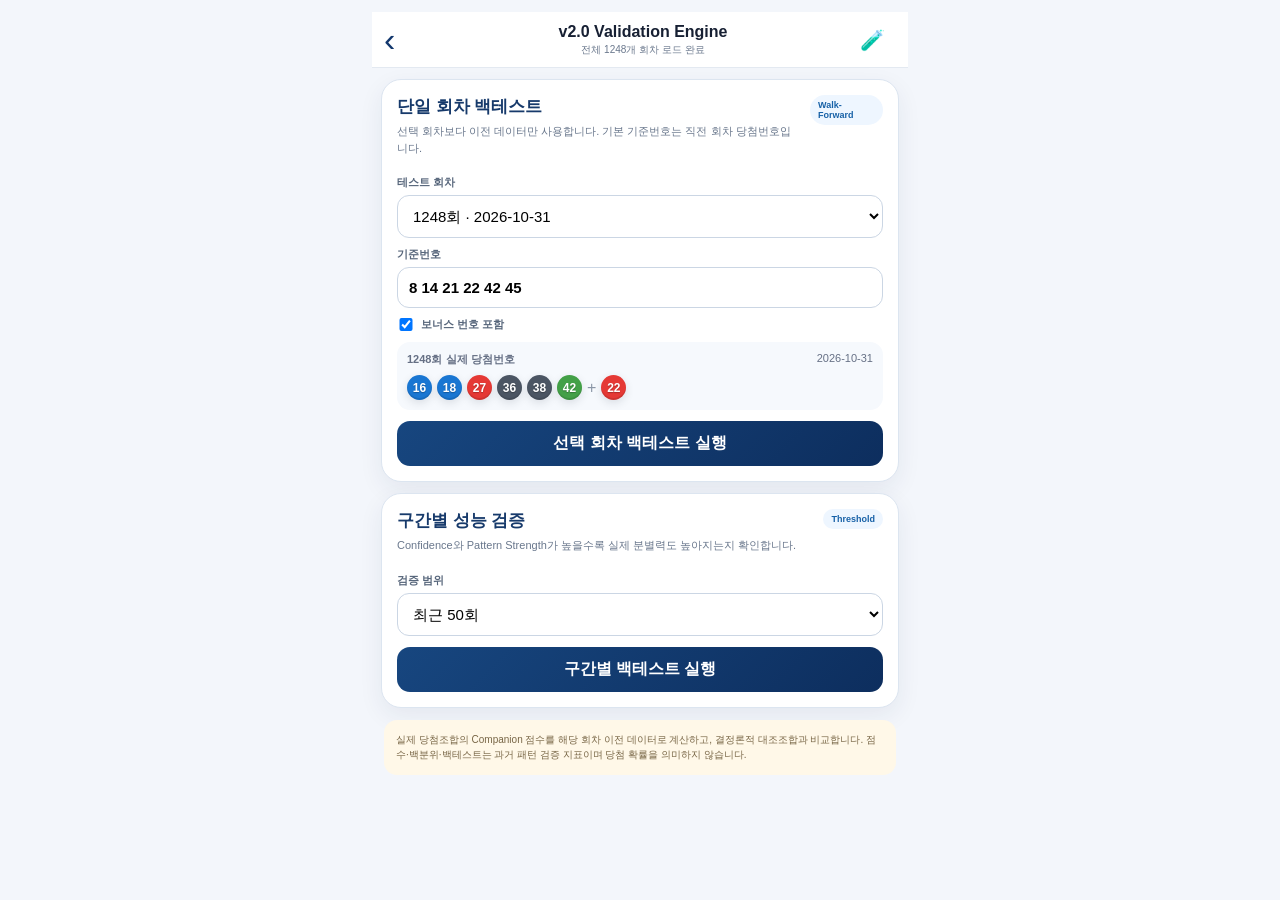
<file: validation.html>
<!doctype html>
<html lang="ko">
<head>
<meta charset="UTF-8">
<meta name="viewport" content="width=device-width,initial-scale=1,viewport-fit=cover">
<title>행운로또 v2.0 Validation Engine</title>
<link rel="stylesheet" href="style.css">
<link rel="stylesheet" href="combo-ui.css?v=v200-validation">
<link rel="stylesheet" href="validation.css?v=v200-validation">
</head>
<body>
<main class="validation-wrap">
  <header class="validation-top"><a href="combo.html">‹</a><div><b>v2.0 Validation Engine</b><span id="valStatus">데이터 불러오는 중...</span></div><i>🧪</i></header>

  <section class="validation-card">
    <div class="validation-title"><div><b>단일 회차 백테스트</b><p>선택 회차보다 이전 데이터만 사용합니다. 기본 기준번호는 직전 회차 당첨번호입니다.</p></div><span>Walk-Forward</span></div>
    <label>테스트 회차<select id="valRound"></select></label>
    <label>기준번호<input id="valBase" inputmode="numeric" placeholder="예: 5 9 12 17 33 40"></label>
    <label class="val-check"><input id="valBonus" type="checkbox" checked> 보너스 번호 포함</label>
    <div id="valActual" class="val-actual"></div>
    <button id="valSingleRun" class="validation-primary">선택 회차 백테스트 실행</button>
    <div id="valSingleResult"></div>
  </section>

  <section class="validation-card">
    <div class="validation-title"><div><b>구간별 성능 검증</b><p>Confidence와 Pattern Strength가 높을수록 실제 분별력도 높아지는지 확인합니다.</p></div><span>Threshold</span></div>
    <label>검증 범위<select id="valCount"><option value="50">최근 50회</option><option value="100">최근 100회</option></select></label>
    <button id="valReportRun" class="validation-primary">구간별 백테스트 실행</button>
    <div id="valReportResult"></div>
  </section>

  <section class="validation-note">
    실제 당첨조합의 Companion 점수를 해당 회차 이전 데이터로 계산하고, 결정론적 대조조합과 비교합니다.
    점수·백분위·백테스트는 과거 패턴 검증 지표이며 당첨 확률을 의미하지 않습니다.
  </section>
</main>
<script src="js/engines/companion-combination-engine.js?v=v200-validation"></script>
<script src="js/engines/validation-engine.js?v=v200-validation"></script>
<script src="js/validation-ui.js?v=v200-validation"></script>
</body>
</html>
</file>
<file: style.css>
*{box-sizing:border-box}body{margin:0;background:#111;font-family:-apple-system,BlinkMacSystemFont,"Segoe UI",sans-serif;color:#152033}.app{max-width:430px;min-height:100vh;margin:0 auto;background:#f6f8fb;position:relative;padding-bottom:82px}.hidden{display:none!important}.top,.detail-top{background:linear-gradient(180deg,#05285f,#063b82);color:white;position:sticky;top:0;z-index:5}.status{display:flex;justify-content:space-between;font-size:13px;padding:10px 18px 2px;font-weight:700;opacity:.95}.topbar{display:flex;align-items:center;justify-content:space-between;padding:14px 16px}.logo{font-size:22px;font-weight:900;letter-spacing:-1px}.icon{background:none;border:0;color:white;font-size:25px;padding:4px}.tabs,.detail-tabs{display:flex;overflow-x:auto;border-bottom:1px solid rgba(255,255,255,.12)}.tab,.detail-tabs button{flex:0 0 auto;background:transparent;border:0;color:white;padding:12px 14px;font-weight:800;font-size:14px;opacity:.86}.tab.active,.detail-tabs .active{opacity:1;border-bottom:4px solid #2d8cff}.detail-titlebar{display:grid;grid-template-columns:42px 1fr 42px;align-items:center;text-align:center;padding:14px 12px;font-size:18px;font-weight:900}.back-btn,.help-btn{border:0;background:transparent;color:white;font-size:34px}.help-btn{font-size:18px;border:1px solid rgba(255,255,255,.65);border-radius:50%;width:28px;height:28px;justify-self:end}main{padding:12px}.detail-page{padding:0 0 10px}.page{display:none}.page.active{display:block}.card,.detail-card,.summary-card{background:white;border-radius:16px;padding:14px;margin:10px 0;box-shadow:0 2px 10px rgba(0,0,0,.08);border:1px solid #e7edf5}.center{text-align:center}.round-title{font-size:26px;font-weight:900;color:#11366b;text-align:center}.draw-date{text-align:center;color:#667085;font-size:13px;margin:5px 0 12px}.label{font-size:12px;background:#f0f2f5;border-radius:12px;padding:4px 12px;display:inline-block;color:#555;font-weight:800}.balls{display:flex;justify-content:center;align-items:center;gap:8px;flex-wrap:wrap;margin:10px 0}.ball{width:38px;height:38px;border-radius:50%;display:inline-flex;align-items:center;justify-content:center;color:white;font-weight:900;font-size:17px;box-shadow:inset 0 -5px 8px rgba(0,0,0,.2),0 4px 8px rgba(0,0,0,.18);text-shadow:0 1px 1px rgba(0,0,0,.25)}.small-ball{width:25px;height:25px;font-size:12px}.tiny-ball{width:22px;height:22px;font-size:11px}.big .ball{width:48px;height:48px;font-size:22px}.selected-ball{outline:3px solid rgba(255,217,90,.7);outline-offset:2px}.plus{color:#9aa3af;font-weight:900}.yellow{background:#f6b800}.blue{background:#1976d2}.red{background:#e53935}.black{background:#4b5563}.green{background:#43a047}.legend{display:flex;justify-content:space-around;gap:5px;background:white;border-radius:12px;padding:9px;margin:10px 0;font-size:12px;color:#4b5563;box-shadow:0 1px 5px rgba(0,0,0,.05)}.dot{width:14px;height:14px;border-radius:50%;display:inline-block;vertical-align:-2px;margin-right:4px}.y{background:#f6b800}.b{background:#1976d2}.r{background:#e53935}.k{background:#4b5563}.g{background:#43a047}.searchbar{display:flex;align-items:center;gap:8px;background:white;border:1px solid #e7edf5;border-radius:13px;padding:9px;margin:12px 0}.searchbar input{flex:1;border:0;outline:0;font-size:17px;background:transparent}.searchbar button,.btn-row button,.full-btn,.my-head button,.more-btn,.folder-btn,.filter{border:1px solid #d7e3f2;background:#fff;border-radius:12px;padding:9px 12px;font-weight:800;color:#11366b}.more-btn{width:100%;margin:8px 0}.table-head{display:grid;grid-template-columns:64px 86px 1fr 45px;color:#667085;font-size:12px;font-weight:800;padding:6px 8px}.row{display:grid;grid-template-columns:64px 86px 1fr 45px;align-items:center;background:white;border:1px solid #e7edf5;border-radius:10px;margin:6px 0;padding:7px 8px}.row.selected{background:#eaf4ff;border-color:#cfe7ff}.row .nums{white-space:nowrap}.my-head{display:flex;justify-content:space-between;gap:8px;align-items:flex-start}.my-head p{margin:4px 0 0;font-size:12px;color:#667085}.mini-metrics{display:grid;grid-template-columns:repeat(4,1fr);gap:7px;margin-top:12px}.mini-metrics div{border:1px solid #edf1f6;border-radius:12px;text-align:center;padding:9px 4px;background:#fbfcff}.mini-metrics b{display:block;color:#11366b;font-size:18px}.mini-metrics span{font-size:11px;color:#667085}h2{color:#11366b;margin:12px 0;font-size:23px}h3{margin:4px 0 10px;color:#11366b}.rank-list{font-size:14px;line-height:1.8}.full-input{width:100%;border:1px solid #e1e7f0;border-radius:12px;padding:12px;font-size:17px;margin:8px 0;background:#f8fafc}.full-btn{width:100%;margin:5px 0 10px}.btn-row{display:flex;gap:8px;justify-content:center;margin-top:12px;flex-wrap:wrap}.note,.small-note{font-size:12px;color:#667085}.bottom{position:fixed;bottom:0;left:50%;transform:translateX(-50%);max-width:430px;width:100%;background:white;border-top:1px solid #e7edf5;display:grid;grid-template-columns:repeat(5,1fr);padding:7px 2px 10px;z-index:10}.bottom-btn{border:0;background:white;color:#4b5563;font-size:20px;font-weight:800}.bottom-btn span{display:block;font-size:10px;margin-top:2px}.bottom-btn.active{color:#1376ff}.detail-section-title{display:flex;justify-content:space-between;align-items:center;font-size:15px}.folder-btn{padding:6px 9px;font-size:12px}.pick-row{display:flex;gap:10px;margin:14px 0 10px}.pick-slot{width:42px;height:42px;border-radius:50%;border:1.5px dashed #cbd5e1;display:flex;align-items:center;justify-content:center;color:#0b3c78;font-weight:900;background:#fff}.pick-plus{font-size:24px}.guide{font-size:12px;color:#667085;background:#f8fafc;padding:9px;border-radius:8px;margin:6px 0}.checkline{display:flex;align-items:center;gap:6px;justify-content:flex-end;font-size:13px;color:#344054}.checkline input{width:18px;height:18px}.summary-card{padding:0;overflow:hidden}.summary-top{display:flex;align-items:center;gap:12px;padding:16px}.summary-num{font-size:25px;font-weight:900}.tag{display:inline-block;background:#ffe8a3;color:#9a6500;border-radius:14px;padding:4px 8px;font-size:12px;font-weight:900;margin-left:6px}.summary-metrics{display:grid;grid-template-columns:repeat(5,1fr);border-top:1px solid #eef2f7}.summary-metrics div{text-align:center;padding:11px 4px;border-right:1px solid #eef2f7}.summary-metrics div:last-child{border-right:0}.summary-metrics b{display:block;color:#11366b;font-size:16px}.summary-metrics span{display:block;color:#667085;font-size:11px;margin-top:3px}.history-head{display:flex;justify-content:space-between;align-items:center;margin:14px 2px 8px}.history-head b{font-size:17px;color:#152033}.history-head div{display:flex;gap:5px}.filter{font-size:12px;padding:7px 10px;border-radius:18px}.filter.active{background:#fff;color:#0b63ce;border-color:#78b7ff}.history-table-head{display:grid;grid-template-columns:78px 72px 1fr 46px 40px;color:#667085;font-size:12px;font-weight:900;padding:8px 10px;background:white;border:1px solid #edf2f7;border-radius:12px 12px 0 0}.history-row{display:grid;grid-template-columns:78px 72px 1fr 46px 40px;align-items:center;background:white;border:1px solid #edf2f7;border-top:0;padding:7px 10px;font-size:12px}.history-row:last-child{border-radius:0 0 12px 12px}.round-cell b{display:block;color:#11366b;font-size:13px}.round-cell span{color:#667085;font-size:11px}.hit-tag{border-radius:10px;padding:4px 6px;font-size:11px;font-weight:900;text-align:center}.hit-win{background:#fff3c4;color:#9a6500}.hit-bonus{background:#dceeff;color:#0b63ce}.hit-none{color:#94a3b8}.history-balls{display:flex;gap:4px;flex-wrap:nowrap}.detail-page .detail-card{margin-top:10px}


/* ===== 행운로또 UI 안정화 완성본 v1 ===== */
.table-head{grid-template-columns:92px 1fr 48px!important}
.row{grid-template-columns:92px 1fr 48px!important;gap:6px!important;padding:8px!important}
.row .round-cell b,.history-row .round-cell b{display:block!important;color:#11366b!important;font-size:14px!important}
.row .round-cell span,.history-row .round-cell span{display:block!important;color:#667085!important;font-size:11px!important;margin-top:2px!important}
#statusBox .ball{width:44px!important;height:44px!important;font-size:20px!important}
#recentList .small-ball{width:28px!important;height:28px!important;font-size:13px!important}
#recentList .nums{display:flex!important;align-items:center!important;gap:3px!important;flex-wrap:nowrap!important;white-space:nowrap!important}
#myNumbers .ball{width:46px!important;height:46px!important;font-size:21px!important}
#myNumbers{gap:2px!important}
#pickRow{gap:2px!important;justify-content:space-between!important}
#pickRow .pick-slot{width:52px!important;height:52px!important;padding:0!important}
#pickRow .ball{width:46px!important;height:46px!important;font-size:21px!important}
.history-table-head{grid-template-columns:86px 1fr 46px 42px!important}
.history-row{grid-template-columns:86px 1fr 46px 42px!important;gap:5px!important;padding:8px!important}
.history-balls{display:flex!important;align-items:center!important;gap:5px!important;flex-wrap:nowrap!important;white-space:nowrap!important}
.history-balls .tiny-ball,.history-row>div:nth-child(3) .tiny-ball{width:24px!important;height:24px!important;font-size:12px!important}
#numberSummary .summary-top .ball{width:46px!important;height:46px!important;font-size:21px!important}
#numberSummary .balls{gap:2px!important}
.result-row{display:grid!important;grid-template-columns:86px 1fr 46px 48px!important;align-items:center!important;gap:5px!important;background:white!important;border:1px solid #edf2f7!important;border-radius:12px!important;padding:8px!important;margin:7px 0!important}
.result-row .nums{display:flex!important;align-items:center!important;gap:5px!important;flex-wrap:nowrap!important}
.result-row .small-ball{width:28px!important;height:28px!important;font-size:13px!important}
/* ===== 끝: 행운로또 UI 안정화 완성본 v1 ===== */

/* ===== Consecutive Pattern Analyzer v2.0 ===== */
.cp-card{overflow:hidden}.cp-head,.cp-section-head{display:flex;justify-content:space-between;align-items:flex-start;gap:10px}.cp-head p{margin:5px 0 0}.cp-range{margin:12px 0 0}.cp-metrics{display:grid;grid-template-columns:repeat(4,1fr);gap:7px;margin-top:12px}.cp-metric{border:1px solid #e7edf5;background:#f8fafc;border-radius:13px;padding:10px 3px;color:#11366b}.cp-metric.active{border-color:#2d8cff;background:#eef6ff;box-shadow:0 0 0 2px rgba(45,140,255,.10)}.cp-metric b,.cp-metric span,.cp-metric small{display:block}.cp-metric b{font-size:19px}.cp-metric span{font-size:11px;font-weight:900;margin-top:3px}.cp-metric small{font-size:10px;color:#667085;margin-top:2px}.cp-summary{background:#fffaf0;border:1px solid #f2d99b;border-radius:14px;padding:12px;margin-top:12px}.cp-summary b{color:#8a5b00}.cp-summary p{margin:6px 0;font-weight:900;color:#344054}.cp-summary small{color:#667085}.cp-longest{display:grid;grid-template-columns:80px 1fr;gap:10px;align-items:center;margin-top:10px}.cp-longest>div:first-child{background:#11366b;color:#fff;border-radius:14px;padding:12px;text-align:center}.cp-longest strong,.cp-longest span{display:block}.cp-longest strong{font-size:20px}.cp-longest span{font-size:11px;margin-top:3px}.cp-longest button{border:0;background:#f8fafc;border-radius:12px;padding:10px;text-align:left;color:#11366b}.cp-longest button b,.cp-longest button span{display:block}.cp-longest .balls{grid-column:1/3;margin:0}.cp-bar-row{display:grid;grid-template-columns:72px 1fr 44px;gap:8px;align-items:center;padding:7px 0;border-top:1px solid #eef2f7;font-size:12px}.cp-bar-row:first-of-type{border-top:0}.cp-bar{height:10px;background:#eaf4ff;border-radius:999px;overflow:hidden}.cp-bar i{display:block;height:100%;background:#2d8cff;border-radius:999px}.cp-bar-row b{text-align:right;color:#11366b}.cp-round-row{width:100%;display:grid;grid-template-columns:78px 1fr 48px;gap:6px;align-items:center;border:0;border-top:1px solid #eef2f7;background:#fff;padding:9px 0;text-align:left;color:#101828}.cp-round-row:first-child{border-top:0}.cp-round-row>span:first-child b,.cp-round-row>span:first-child small{display:block}.cp-round-row small{font-size:10px;color:#667085;margin-top:2px}.cp-round-row .balls{gap:3px;flex-wrap:nowrap}.cp-round-row strong{text-align:right;color:#8a5b00;font-size:12px}.cp-sheet-overlay{position:fixed;inset:0;background:rgba(15,23,42,.48);z-index:100;display:none;align-items:flex-end;justify-content:center}.cp-sheet-overlay.open{display:flex}.cp-sheet{width:min(520px,100%);max-height:88vh;overflow:auto;background:#fff;border-radius:22px 22px 0 0;padding:8px 16px calc(18px + env(safe-area-inset-bottom));box-shadow:0 -12px 40px rgba(0,0,0,.2);animation:cp-rise .18s ease-out}.cp-sheet-handle{width:42px;height:5px;border-radius:999px;background:#d0d5dd;margin:2px auto 10px}.cp-sheet-head{display:flex;justify-content:space-between;align-items:center;border-bottom:1px solid #eef2f7;padding-bottom:10px}.cp-sheet-head b,.cp-sheet-head span{display:block}.cp-sheet-head b{font-size:20px;color:#11366b}.cp-sheet-head span{font-size:12px;color:#667085;margin-top:2px}.cp-sheet-head button{border:0;background:#f2f4f7;border-radius:50%;width:34px;height:34px;font-size:24px;color:#344054}.cp-sheet-body h3{font-size:14px;margin:16px 0 8px}.cp-winning .ball{width:44px;height:44px;font-size:20px}.cp-detail-run{display:grid;grid-template-columns:58px 1fr;gap:8px;align-items:center;border:1px solid #eef2f7;border-radius:13px;padding:9px;margin:7px 0}.cp-detail-run>span{font-size:12px;font-weight:900;color:#8a5b00}.cp-detail-run small{grid-column:2;color:#667085}.cp-detail-value{background:#eef6ff;color:#11366b;font-weight:900;font-size:20px;border-radius:13px;padding:12px;text-align:center}.cp-no-scroll{overflow:hidden}@keyframes cp-rise{from{transform:translateY(22px);opacity:.6}to{transform:translateY(0);opacity:1}}@media(max-width:390px){.cp-metrics{grid-template-columns:repeat(2,1fr)}.cp-round-row{grid-template-columns:72px 1fr 44px}}
/* ===== 끝: Consecutive Pattern Analyzer v2.0 ===== */
</file>
<file: .github/workflows/style.css>
*{box-sizing:border-box}body{margin:0;background:#111;font-family:-apple-system,BlinkMacSystemFont,"Segoe UI",sans-serif;color:#152033}.app{max-width:430px;min-height:100vh;margin:0 auto;background:#f6f8fb;position:relative;padding-bottom:82px}.hidden{display:none!important}.top,.detail-top{background:linear-gradient(180deg,#05285f,#063b82);color:white;position:sticky;top:0;z-index:5}.status{display:flex;justify-content:space-between;font-size:13px;padding:10px 18px 2px;font-weight:700;opacity:.95}.topbar{display:flex;align-items:center;justify-content:space-between;padding:14px 16px}.logo{font-size:22px;font-weight:900;letter-spacing:-1px}.icon{background:none;border:0;color:white;font-size:25px;padding:4px}.tabs,.detail-tabs{display:flex;overflow-x:auto;border-bottom:1px solid rgba(255,255,255,.12)}.tab,.detail-tabs button{flex:0 0 auto;background:transparent;border:0;color:white;padding:12px 14px;font-weight:800;font-size:14px;opacity:.86}.tab.active,.detail-tabs .active{opacity:1;border-bottom:4px solid #2d8cff}.detail-titlebar{display:grid;grid-template-columns:42px 1fr 42px;align-items:center;text-align:center;padding:14px 12px;font-size:18px;font-weight:900}.back-btn,.help-btn{border:0;background:transparent;color:white;font-size:34px}.help-btn{font-size:18px;border:1px solid rgba(255,255,255,.65);border-radius:50%;width:28px;height:28px;justify-self:end}main{padding:12px}.detail-page{padding:0 0 10px}.page{display:none}.page.active{display:block}.card,.detail-card,.summary-card{background:white;border-radius:16px;padding:14px;margin:10px 0;box-shadow:0 2px 10px rgba(0,0,0,.08);border:1px solid #e7edf5}.center{text-align:center}.round-title{font-size:26px;font-weight:900;color:#11366b;text-align:center}.draw-date{text-align:center;color:#667085;font-size:13px;margin:5px 0 12px}.label{font-size:12px;background:#f0f2f5;border-radius:12px;padding:4px 12px;display:inline-block;color:#555;font-weight:800}.balls{display:flex;justify-content:center;align-items:center;gap:8px;flex-wrap:wrap;margin:10px 0}.ball{width:38px;height:38px;border-radius:50%;display:inline-flex;align-items:center;justify-content:center;color:white;font-weight:900;font-size:17px;box-shadow:inset 0 -5px 8px rgba(0,0,0,.2),0 4px 8px rgba(0,0,0,.18);text-shadow:0 1px 1px rgba(0,0,0,.25)}.small-ball{width:25px;height:25px;font-size:12px}.tiny-ball{width:22px;height:22px;font-size:11px}.big .ball{width:48px;height:48px;font-size:22px}.selected-ball{outline:3px solid rgba(255,217,90,.7);outline-offset:2px}.plus{color:#9aa3af;font-weight:900}.yellow{background:#f6b800}.blue{background:#1976d2}.red{background:#e53935}.black{background:#4b5563}.green{background:#43a047}.legend{display:flex;justify-content:space-around;gap:5px;background:white;border-radius:12px;padding:9px;margin:10px 0;font-size:12px;color:#4b5563;box-shadow:0 1px 5px rgba(0,0,0,.05)}.dot{width:14px;height:14px;border-radius:50%;display:inline-block;vertical-align:-2px;margin-right:4px}.y{background:#f6b800}.b{background:#1976d2}.r{background:#e53935}.k{background:#4b5563}.g{background:#43a047}.searchbar{display:flex;align-items:center;gap:8px;background:white;border:1px solid #e7edf5;border-radius:13px;padding:9px;margin:12px 0}.searchbar input{flex:1;border:0;outline:0;font-size:17px;background:transparent}.searchbar button,.btn-row button,.full-btn,.my-head button,.more-btn,.folder-btn,.filter{border:1px solid #d7e3f2;background:#fff;border-radius:12px;padding:9px 12px;font-weight:800;color:#11366b}.more-btn{width:100%;margin:8px 0}.table-head{display:grid;grid-template-columns:64px 86px 1fr 45px;color:#667085;font-size:12px;font-weight:800;padding:6px 8px}.row{display:grid;grid-template-columns:64px 86px 1fr 45px;align-items:center;background:white;border:1px solid #e7edf5;border-radius:10px;margin:6px 0;padding:7px 8px}.row.selected{background:#eaf4ff;border-color:#cfe7ff}.row .nums{white-space:nowrap}.my-head{display:flex;justify-content:space-between;gap:8px;align-items:flex-start}.my-head p{margin:4px 0 0;font-size:12px;color:#667085}.mini-metrics{display:grid;grid-template-columns:repeat(4,1fr);gap:7px;margin-top:12px}.mini-metrics div{border:1px solid #edf1f6;border-radius:12px;text-align:center;padding:9px 4px;background:#fbfcff}.mini-metrics b{display:block;color:#11366b;font-size:18px}.mini-metrics span{font-size:11px;color:#667085}h2{color:#11366b;margin:12px 0;font-size:23px}h3{margin:4px 0 10px;color:#11366b}.rank-list{font-size:14px;line-height:1.8}.full-input{width:100%;border:1px solid #e1e7f0;border-radius:12px;padding:12px;font-size:17px;margin:8px 0;background:#f8fafc}.full-btn{width:100%;margin:5px 0 10px}.btn-row{display:flex;gap:8px;justify-content:center;margin-top:12px;flex-wrap:wrap}.note,.small-note{font-size:12px;color:#667085}.bottom{position:fixed;bottom:0;left:50%;transform:translateX(-50%);max-width:430px;width:100%;background:white;border-top:1px solid #e7edf5;display:grid;grid-template-columns:repeat(5,1fr);padding:7px 2px 10px;z-index:10}.bottom-btn{border:0;background:white;color:#4b5563;font-size:20px;font-weight:800}.bottom-btn span{display:block;font-size:10px;margin-top:2px}.bottom-btn.active{color:#1376ff}.detail-section-title{display:flex;justify-content:space-between;align-items:center;font-size:15px}.folder-btn{padding:6px 9px;font-size:12px}.pick-row{display:flex;gap:10px;margin:14px 0 10px}.pick-slot{width:42px;height:42px;border-radius:50%;border:1.5px dashed #cbd5e1;display:flex;align-items:center;justify-content:center;color:#0b3c78;font-weight:900;background:#fff}.pick-plus{font-size:24px}.guide{font-size:12px;color:#667085;background:#f8fafc;padding:9px;border-radius:8px;margin:6px 0}.checkline{display:flex;align-items:center;gap:6px;justify-content:flex-end;font-size:13px;color:#344054}.checkline input{width:18px;height:18px}.summary-card{padding:0;overflow:hidden}.summary-top{display:flex;align-items:center;gap:12px;padding:16px}.summary-num{font-size:25px;font-weight:900}.tag{display:inline-block;background:#ffe8a3;color:#9a6500;border-radius:14px;padding:4px 8px;font-size:12px;font-weight:900;margin-left:6px}.summary-metrics{display:grid;grid-template-columns:repeat(5,1fr);border-top:1px solid #eef2f7}.summary-metrics div{text-align:center;padding:11px 4px;border-right:1px solid #eef2f7}.summary-metrics div:last-child{border-right:0}.summary-metrics b{display:block;color:#11366b;font-size:16px}.summary-metrics span{display:block;color:#667085;font-size:11px;margin-top:3px}.history-head{display:flex;justify-content:space-between;align-items:center;margin:14px 2px 8px}.history-head b{font-size:17px;color:#152033}.history-head div{display:flex;gap:5px}.filter{font-size:12px;padding:7px 10px;border-radius:18px}.filter.active{background:#fff;color:#0b63ce;border-color:#78b7ff}.history-table-head{display:grid;grid-template-columns:78px 72px 1fr 46px 40px;color:#667085;font-size:12px;font-weight:900;padding:8px 10px;background:white;border:1px solid #edf2f7;border-radius:12px 12px 0 0}.history-row{display:grid;grid-template-columns:78px 72px 1fr 46px 40px;align-items:center;background:white;border:1px solid #edf2f7;border-top:0;padding:7px 10px;font-size:12px}.history-row:last-child{border-radius:0 0 12px 12px}.round-cell b{display:block;color:#11366b;font-size:13px}.round-cell span{color:#667085;font-size:11px}.hit-tag{border-radius:10px;padding:4px 6px;font-size:11px;font-weight:900;text-align:center}.hit-win{background:#fff3c4;color:#9a6500}.hit-bonus{background:#dceeff;color:#0b63ce}.hit-none{color:#94a3b8}.history-balls{display:flex;gap:4px;flex-wrap:nowrap}.detail-page .detail-card{margin-top:10px}


/* ===== 행운로또 메인/상세 화면 UI 패치 v4
   - 메인: 추첨일 별도 칸 제거, 번호볼 확대
   - 상세분석: 추첨일 별도 칸 제거, 회차 아래 날짜 유지
   - 내 예상번호: 20% 확대, 간격 2px
===== */

/* 메인 회차별 조회: 회차 | 당첨번호 | 보너스 */
.table-head{
    grid-template-columns:96px 1fr 52px !important;
}
.row{
    grid-template-columns:96px 1fr 52px !important;
}

/* 메인 최신 당첨번호 카드 번호볼 15% 확대 */
#statusBox .ball{
    width:44px !important;
    height:44px !important;
    font-size:20px !important;
}

/* 메인 회차별 조회 목록 번호볼 15% 확대 */
#recentList .small-ball{
    width:29px !important;
    height:29px !important;
    font-size:14px !important;
}
#recentList .nums{
    display:flex;
    align-items:center;
    gap:4px;
    flex-wrap:nowrap;
    white-space:nowrap;
}

/* 상세분석 상단 내 예상번호 20% 확대, 간격 2px */
#pickRow{
    gap:2px !important;
    justify-content:space-between;
}
#pickRow .pick-slot{
    width:52px !important;
    height:52px !important;
    padding:0 !important;
}
#pickRow .ball{
    width:46px !important;
    height:46px !important;
    font-size:21px !important;
}

/* 상세분석 회차별 출현 이력: 회차 | 당첨번호 | 보너스 | 적중 */
#detailAnalysisView .history-table-head{
    grid-template-columns:86px 1fr 46px 40px !important;
}
#detailAnalysisView .history-row{
    grid-template-columns:86px 1fr 46px 40px !important;
}
#detailAnalysisView .history-balls{
    gap:5px !important;
    flex-wrap:nowrap !important;
}
#detailAnalysisView .history-balls .tiny-ball,
#detailAnalysisView .history-row > div:nth-child(3) .tiny-ball{
    width:24px !important;
    height:24px !important;
    font-size:12px !important;
}

/* 조합분석 영역도 같은 표 구조를 쓰는 경우 안전 적용 */
#comboAnalysisView .history-table-head{
    grid-template-columns:86px 1fr 46px 40px !important;
}
#comboAnalysisView .history-row{
    grid-template-columns:86px 1fr 46px 40px !important;
}

/* ===== 끝: 행운로또 메인/상세 화면 UI 패치 v4 ===== */
</file>
<file: css/backtest.css>
:root{--navy:#11366b;--line:#e2e8f0;--muted:#667085;--bg:#f4f7fb;--gold:#9a6500}*{box-sizing:border-box}body{margin:0;background:var(--bg);font-family:-apple-system,BlinkMacSystemFont,"Apple SD Gothic Neo","Noto Sans KR",sans-serif;color:#172033}.bt-wrap{max-width:560px;margin:0 auto;padding-bottom:calc(40px + env(safe-area-inset-bottom))}.bt-top{position:sticky;top:0;z-index:10;display:grid;grid-template-columns:44px 1fr 44px;align-items:center;padding:calc(8px + env(safe-area-inset-top)) 12px 8px;background:rgba(255,255,255,.94);border-bottom:1px solid var(--line);backdrop-filter:blur(16px)}.bt-top a{text-decoration:none;color:var(--navy);font-size:34px;text-align:center}.bt-top div{text-align:center}.bt-top b{display:block}.bt-top small{color:var(--muted)}main{padding:12px}.bt-card{background:#fff;border:1px solid var(--line);border-radius:20px;padding:16px;margin:0 0 12px;box-shadow:0 6px 22px rgba(25,45,78,.07)}h2{font-size:18px;margin:0 0 7px;color:var(--navy)}.bt-guide{font-size:13px;line-height:1.55;color:var(--muted);margin:5px 0 14px}.bt-card>label{display:block;font-weight:800;font-size:13px;margin:11px 0 5px}.bt-card label small{font-weight:500;color:var(--muted)}.bt-control{width:100%;min-height:48px;border:1.5px solid #cbd5e1;border-radius:14px;padding:11px 12px;background:#fbfdff;font-size:16px}.bt-options{display:flex;justify-content:space-between;gap:10px;align-items:center;margin:14px 0;font-size:13px;color:#475467}.bt-options label{display:flex;align-items:center;gap:6px}.bt-options select{border:1px solid #d5deea;border-radius:10px;padding:7px}.bt-primary{width:100%;min-height:49px;border:0;border-radius:14px;background:linear-gradient(135deg,#12376d,#0b2854);color:#fff;font-weight:900;font-size:15px}.bt-secondary{background:linear-gradient(135deg,#7a5200,#a56c00)}.bt-status{padding:11px 14px;margin:0 0 12px;border-radius:13px;background:#fff;color:var(--muted);font-size:13px}.bt-range-buttons{display:grid;grid-template-columns:repeat(4,1fr);gap:6px;margin:10px 0}.bt-range-buttons button{border:1px solid #d5deea;background:#fff;border-radius:11px;padding:9px 3px;font-size:12px;font-weight:800}.bt-range-buttons button.active{background:var(--navy);color:#fff}.bt-progress{position:relative;height:30px;background:#edf2f7;border-radius:999px;margin-top:12px;overflow:hidden}.bt-progress i{display:block;height:100%;width:0;background:#2d8cff}.bt-progress span{position:absolute;inset:0;display:grid;place-items:center;font-weight:900;font-size:12px}.bt-balls{display:flex;flex-wrap:wrap;gap:7px;margin:8px 0}.bt-ball{width:34px;height:34px;border-radius:50%;display:inline-flex;align-items:center;justify-content:center;color:white;font-weight:900;box-shadow:inset 0 -3px 5px rgba(0,0,0,.2)}.bt-ball.hit{outline:3px solid #ffd45c;outline-offset:2px}.bt-ball.y{background:#f6b800}.bt-ball.b{background:#1976d2}.bt-ball.r{background:#e53935}.bt-ball.k{background:#4b5563}.bt-ball.g{background:#43a047}.bt-headline{display:flex;justify-content:space-between;align-items:flex-start;gap:8px}.bt-headline strong{font-size:20px;color:var(--navy)}.bt-pill{border-radius:999px;background:#fff2c7;color:#754c00;padding:6px 9px;font-weight:900;font-size:12px}.bt-stage{border-top:1px solid #edf1f5;padding:11px 0}.bt-stage:first-child{border-top:0}.bt-stage-top{display:flex;justify-content:space-between;gap:8px}.bt-stage-top b{font-size:14px}.bt-stage-top span{font-size:12px;font-weight:900;color:var(--gold)}.bt-note{font-size:11px;color:var(--muted);line-height:1.45}.bt-metrics{display:grid;grid-template-columns:repeat(2,1fr);gap:8px;margin-top:12px}.bt-metrics div{background:#f7f9fc;border:1px solid #edf1f5;border-radius:13px;padding:11px;text-align:center}.bt-metrics b{display:block;font-size:20px;color:var(--navy)}.bt-metrics span{font-size:11px;color:var(--muted)}.bt-table{width:100%;border-collapse:collapse;font-size:12px;margin-top:10px}.bt-table th,.bt-table td{padding:8px 5px;border-bottom:1px solid #edf1f5;text-align:center}.bt-table th{color:var(--muted)}.bt-warning{background:#fff7e6;border-color:#f0d38a}.bt-error{color:#b42318}@media(max-width:390px){.bt-range-buttons{grid-template-columns:repeat(2,1fr)}.bt-options{align-items:flex-start;flex-direction:column}.bt-metrics{grid-template-columns:repeat(2,1fr)}}
</file>
<file: combo-ui.css>
/* =========================================================
   행운로또 조합분석 v1.6.9 UI Final
   - 기존 combo.js 계산 로직 변경 없음
   - Explainable AI 카드 / Confidence / Pattern UI 개선
   - iPhone Safari 최적화
========================================================= */
:root{
  --ui-bg:#f3f6fb;
  --ui-card:#ffffff;
  --ui-navy:#12376d;
  --ui-navy-2:#0b2854;
  --ui-text:#172033;
  --ui-muted:#687386;
  --ui-line:#e2e8f1;
  --ui-gold:#9a6500;
  --ui-gold-bg:#fff9e8;
  --ui-blue-bg:#f1f7ff;
  --ui-green:#257746;
  --ui-shadow:0 8px 28px rgba(25,45,78,.08);
}
html{-webkit-text-size-adjust:100%;background:var(--ui-bg)}
body{margin:0;background:linear-gradient(180deg,#eef3fa 0,#f7f9fc 260px,#f3f6fb 100%);color:var(--ui-text);font-family:-apple-system,BlinkMacSystemFont,"Apple SD Gothic Neo","Noto Sans KR",Segoe UI,sans-serif}
button,input{font:inherit}
button{-webkit-tap-highlight-color:transparent;touch-action:manipulation}
.combo-wrap{max-width:560px!important;padding:0 0 calc(44px + env(safe-area-inset-bottom))!important}
.combo-top{padding-top:env(safe-area-inset-top);backdrop-filter:saturate(160%) blur(18px);-webkit-backdrop-filter:saturate(160%) blur(18px);background:rgba(255,255,255,.9)!important;box-shadow:0 1px 0 rgba(16,37,70,.06)}
.combo-top .status{display:none}
.combo-titlebar{min-height:48px;padding:8px 16px!important}
.combo-titlebar div{font-size:17px!important;letter-spacing:-.3px}
.combo-titlebar a{width:42px;height:42px;display:grid;place-items:center;border-radius:50%;font-size:30px!important;line-height:1}
.combo-titlebar a:active{background:#edf2f8}
.combo-card{border:1px solid rgba(216,225,237,.9)!important;border-radius:22px!important;margin:12px!important;padding:17px!important;box-shadow:var(--ui-shadow)!important;background:rgba(255,255,255,.98)!important}
.combo-card>b:first-child{font-size:16px;letter-spacing:-.25px}
.combo-guide{color:var(--ui-muted)!important;line-height:1.58!important;word-break:keep-all}
.combo-input{min-height:50px;border:1.5px solid #cbd5e2!important;border-radius:15px!important;background:#fbfcfe!important;padding:13px 14px!important;outline:none;box-shadow:inset 0 1px 2px rgba(16,37,70,.025)}
.combo-input:focus{border-color:#5682bb!important;box-shadow:0 0 0 4px rgba(44,106,178,.12)!important;background:#fff!important}
.combo-btn{min-height:50px;border-radius:15px!important;background:linear-gradient(135deg,var(--ui-navy),var(--ui-navy-2))!important;box-shadow:0 8px 18px rgba(18,55,109,.18);letter-spacing:-.2px}
.combo-btn:active{transform:translateY(1px);filter:brightness(.96)}
.combo-btn-row{gap:7px!important;flex-wrap:wrap}
.combo-btn-row button{min-height:42px;border-radius:13px!important;background:#fff!important;border-color:#d5deea!important;color:#34445e!important}
.combo-btn-row button.active{background:var(--ui-navy)!important;color:#fff!important;border-color:var(--ui-navy)!important;box-shadow:0 5px 12px rgba(18,55,109,.15)}
.checkline{display:flex;align-items:center;gap:7px;margin-top:12px;color:#475569;font-size:14px}
.checkline input{width:18px;height:18px;accent-color:var(--ui-navy)}
.status-msg{margin:12px 16px!important;padding:10px 12px;border-radius:12px;background:rgba(255,255,255,.62);font-size:13px!important}
.summary-metrics{gap:9px!important}
.summary-metrics div{border:1px solid #e6ebf2;background:linear-gradient(180deg,#fbfdff,#f5f8fc)!important;padding:13px 8px!important}
.summary-metrics b{font-size:19px!important}
.combo-selected{gap:7px!important}
.ball{box-shadow:inset 0 -2px 0 rgba(0,0,0,.1),0 3px 8px rgba(35,45,65,.13)}
.selected-ball{outline:3px solid rgba(18,55,109,.17);outline-offset:2px}
.combo-section-title{margin-top:20px!important}
.combo-section-title b{font-size:18px!important;letter-spacing:-.3px}

/* Explainable AI */
.ai-score-card{position:relative;overflow:hidden;background:linear-gradient(155deg,#fffef9 0,#fffaf0 50%,#fff 100%)!important;border:1px solid #ecd79e!important;border-radius:20px!important;padding:15px!important;margin:13px 0!important;box-shadow:0 10px 24px rgba(132,93,10,.08)}
.ai-score-card:before{content:"";position:absolute;right:-46px;top:-52px;width:130px;height:130px;border-radius:50%;background:radial-gradient(circle,rgba(238,194,80,.18),rgba(238,194,80,0) 68%);pointer-events:none}
.ai-score-head{position:relative;margin-bottom:12px!important;padding-bottom:11px;border-bottom:1px solid rgba(219,184,94,.35)}
.ai-score-head b{font-size:16px;color:#774d00}
.ai-score-head span{background:#fff2c7;border:1px solid #e8c867;border-radius:999px;padding:6px 10px;font-size:12px;color:#764b00}
.ai-core-summary{display:grid!important;grid-template-columns:repeat(3,minmax(0,1fr))!important;gap:8px!important;margin:5px 0 14px!important}
.ai-core-summary>div{min-width:0;background:rgba(255,255,255,.82)!important;border:1px solid #ecdfbd!important;border-radius:15px!important;padding:11px 6px!important;text-align:center;box-shadow:0 3px 10px rgba(104,73,11,.045)}
.ai-core-summary b{display:block;font-size:16px!important;color:#815500!important;line-height:1.25;overflow-wrap:anywhere}
.ai-core-summary span{display:block;margin-top:5px;font-size:10px!important;line-height:1.3;color:#7c6b4b!important}
.ai-core-title{display:flex;align-items:center;gap:8px;margin:15px 0 8px!important;font-size:13px!important;font-weight:900;color:#475467!important}
.ai-core-title:after{content:"";height:1px;flex:1;background:#ece5d2}
.ai-core-grid{display:grid!important;grid-template-columns:repeat(2,minmax(0,1fr))!important;gap:9px!important}
.ai-core-metric{min-width:0;background:#fff!important;border:1px solid #ebe5d5!important;border-radius:15px!important;padding:11px!important}
.ai-core-metric-top{display:flex;justify-content:space-between;gap:6px;align-items:center}
.ai-core-metric-top b{font-size:12px;color:#344054}
.ai-core-metric-top span{font-size:12px;font-weight:900;color:#875900;white-space:nowrap}
.ai-core-bar{height:8px!important;margin:8px 0!important;background:#edf1f6!important;border-radius:999px!important;overflow:hidden}
.ai-core-bar i{display:block;height:100%;border-radius:999px;background:linear-gradient(90deg,#e3b53c,#bf7b00)!important;box-shadow:0 0 9px rgba(195,126,0,.22)}
.ai-core-metric p{min-height:30px;margin:0!important;font-size:10.5px!important;line-height:1.42;color:#7b8492!important}
.ai-score-v168 .v168-reason{background:linear-gradient(180deg,#fff,#fffcf2)!important;border:1px dashed #d9b44d!important;border-radius:16px!important;padding:13px!important}
.ai-score-v168 .v168-reason b{font-size:13px}
.ai-score-detail{border-top:1px dashed #d9c587!important;margin-top:12px!important;padding-top:11px!important}
.ai-score-detail summary{padding:4px 0;list-style:none}
.ai-score-detail summary::-webkit-details-marker{display:none}
.ai-score-detail summary:after{content:"＋";float:right;font-size:17px;font-weight:500}
.ai-score-detail[open] summary:after{content:"－"}

/* ranking, companion and history */
.companion-row{grid-template-columns:46px minmax(90px,1fr) 84px!important;gap:9px!important}
.companion-bar{height:10px!important;background:#e8eef6!important}
.companion-bar i{background:linear-gradient(90deg,#4a90e2,#1765bd)!important}
.companion-count{font-size:11px!important;line-height:1.35}
.history-table-head{display:none!important}
.combo-row.history-wide{grid-template-columns:74px 1fr 38px 46px!important;gap:7px!important;padding:12px!important;border-radius:16px!important;box-shadow:0 4px 12px rgba(25,45,78,.045)}
.history-wide .round-cell span{font-size:10px}
.hit-tag{white-space:nowrap}

@media (max-width:390px){
  .combo-card{margin:10px!important;padding:14px!important;border-radius:19px!important}
  .ai-core-summary{grid-template-columns:1fr 1fr!important}
  .ai-core-summary>div:last-child{grid-column:1/-1}
  .ai-core-grid{grid-template-columns:1fr!important}
  .ai-core-metric p{min-height:auto}
  .combo-row.history-wide{grid-template-columns:67px 1fr 34px!important}
  .combo-row.history-wide>div:last-child{grid-column:1/-1;text-align:right;margin-top:-3px}
}
@media (prefers-reduced-motion:reduce){*{scroll-behavior:auto!important;transition:none!important}}

/* =========================================================
   v1.7 Premium UI Add-on
   - 좌우 여백 축소 / 글자 확대
   - AI Score 산출 비율 패널
   - AI 계산 근거 / Pattern 산출 근거 분리
   - 0.18초 CSS accordion animation
========================================================= */
.combo-card{margin-left:9px!important;margin-right:9px!important;padding-left:14px!important;padding-right:14px!important}
.combo-guide{font-size:13.5px!important}
.ai-score-head b{font-size:17px!important}
.ai-score-head span{font-size:13px!important}
.ai-core-metric-top b,.ai-core-metric-top span{font-size:13px!important}
.ai-core-bar{height:10px!important}

.ai-ranking-shell{background:linear-gradient(180deg,#fffaf0 0,#fff 100%)!important}
.ai-ranking-title{display:flex;align-items:center;justify-content:space-between;gap:10px}
.ai-ranking-title b{font-size:18px;color:#3f2c00}
.ai-ranking-title span{font-size:11px;font-weight:900;color:#8a5b00;background:#fff1be;border:1px solid #e8ca70;border-radius:999px;padding:5px 8px;white-space:nowrap}
.ai-weight-panel{margin:12px 0 15px;padding:14px;background:rgba(255,255,255,.86);border:1px solid #ead8a8;border-radius:17px;box-shadow:0 6px 18px rgba(117,82,7,.06)}
.ai-weight-panel>div:first-child{display:flex;align-items:center;justify-content:space-between;margin-bottom:10px}
.ai-weight-panel h3{font-size:14px;margin:0;color:#654300}
.ai-weight-panel small{font-size:10px;color:#8a795c}
.ai-weight-row{display:grid;grid-template-columns:108px minmax(80px,1fr) 38px;align-items:center;gap:8px;margin:7px 0}
.ai-weight-row span{font-size:12px;font-weight:800;color:#5a6070}
.ai-weight-track{height:7px;background:#edf0f4;border-radius:999px;overflow:hidden}
.ai-weight-track i{display:block;height:100%;border-radius:999px;background:linear-gradient(90deg,#e3b53c,#bb7600)}
.ai-weight-row b{text-align:right;font-size:12px;color:#7b5100}
.ai-weight-note{margin:10px 0 0;font-size:11px;line-height:1.5;color:#75694f}

.premium-rank-item{border-top:1px solid #f0dfb7;padding:15px 0 4px}
.premium-rank-item:first-of-type{border-top:0}
.premium-rank-head{display:flex;align-items:center;justify-content:space-between;gap:8px}
.premium-rank-head b{font-size:15px;color:#805400}
.premium-rank-head span{font-size:12px;font-weight:900;color:#163b70}

.premium-accordion{margin-top:10px}
.premium-accordion-toggle{width:100%;display:flex;align-items:center;justify-content:space-between;gap:10px;min-height:44px;padding:10px 12px;border:1px solid #e3d3a8;border-radius:13px;background:#fff;color:#654300;font-weight:900;text-align:left;cursor:pointer}
.premium-accordion-toggle+.premium-accordion-toggle{margin-top:7px}
.premium-accordion-toggle:active{transform:translateY(1px)}
.premium-accordion-toggle .acc-icon{display:inline-flex;align-items:center;gap:8px}
.premium-accordion-toggle .acc-arrow{font-size:15px;transition:transform .18s ease}
.premium-accordion-toggle[aria-expanded="true"] .acc-arrow{transform:rotate(180deg)}
.premium-accordion-panel{display:grid;grid-template-rows:0fr;opacity:0;transition:grid-template-rows .18s ease,opacity .15s ease;margin-top:0}
.premium-accordion-panel>div{overflow:hidden}
.premium-accordion-panel.is-open{grid-template-rows:1fr;opacity:1;margin-top:7px}
.premium-accordion-content{padding:12px 13px;border:1px dashed #d8bd72;border-radius:14px;background:linear-gradient(180deg,#fffef9,#fffaf0)}
.premium-accordion-content p{margin:5px 0!important}

@media(max-width:390px){
  .ai-weight-row{grid-template-columns:92px minmax(65px,1fr) 34px;gap:6px}
  .ai-weight-row span{font-size:11px}
  .ai-ranking-title b{font-size:17px}
}

/* ===== AI Score 최적해 번호교체 Preview v1.0 ===== */
.score-optimizer-card{margin:14px 0 4px;padding:15px;border:1px solid #bed4ef;border-radius:20px;background:linear-gradient(155deg,#f7fbff,#fff);box-shadow:0 8px 22px rgba(25,75,130,.08)}
.score-opt-title,.score-opt-result-head{display:flex;align-items:center;justify-content:space-between;gap:8px}.score-opt-title>b{font-size:16px;color:#12376d}.score-opt-title>span,.score-opt-result-head>span{font-size:11px;font-weight:900;color:#1769aa;background:#eaf4ff;border-radius:999px;padding:5px 8px}
.score-opt-controls{display:grid;grid-template-columns:1fr 1fr;gap:8px;margin:12px 0}.score-opt-controls label{font-size:12px;font-weight:900;color:#475467}.score-opt-controls select{display:block;width:100%;margin-top:5px;min-height:42px;border:1px solid #cbd5e1;border-radius:12px;background:#fff;padding:8px;color:#12376d;font-weight:900}
.score-optimizer-card .combo-btn:disabled{opacity:.45;box-shadow:none}.score-opt-progress{margin-top:12px;padding:12px;border-radius:12px;background:#eef6ff;color:#1769aa;font-size:13px;font-weight:800}.score-opt-progress.is-error{background:#fff1f0;color:#b42318}
.score-opt-result{margin-top:13px;padding-top:13px;border-top:1px solid #dbe7f5}.score-opt-result.is-success .score-opt-result-head>b{color:#257746}.score-opt-result.is-best .score-opt-result-head>b{color:#8a5b00}
.score-opt-stage{display:grid;grid-template-columns:repeat(3,1fr);gap:6px;margin:10px 0}.score-opt-stage div{padding:8px 5px;text-align:center;border:1px solid #e2e8f0;border-radius:11px;background:#fff}.score-opt-stage span,.score-opt-stage b{display:block}.score-opt-stage span{font-size:10px;color:#667085}.score-opt-stage b{margin-top:3px;font-size:11px;color:#12376d}
.score-opt-label{font-size:12px;font-weight:900;color:#475467;margin:12px 0 7px}.score-opt-scoreballs{display:grid;grid-template-columns:repeat(6,minmax(0,1fr));gap:5px}.score-opt-number{display:flex;flex-direction:column;align-items:center;gap:3px;padding:6px 2px;border-radius:11px;border:1px solid #e5e7eb;background:#fff}.score-opt-number b{font-size:12px}.score-opt-number.pass{border-color:#a9d9bb;background:#f2fbf5}.score-opt-number.pass b{color:#257746}.score-opt-number.fail{border-color:#f3b7b2;background:#fff5f4}.score-opt-number.fail b{color:#b42318}
.score-opt-change{display:flex;flex-wrap:wrap;gap:7px;margin:11px 0}.score-opt-change>span{display:flex;align-items:center;gap:5px;background:#f8fafc;border:1px solid #e2e8f0;border-radius:12px;padding:6px 8px;font-size:12px;font-weight:900}.score-opt-change i{font-style:normal;color:#1769aa}.score-opt-final{padding:9px;border-radius:14px;background:#f8fbff}.score-opt-apply{margin-top:10px}
.score-opt-ties{margin-top:12px;border:1px solid #dbe7f5;border-radius:14px;background:#fff;overflow:hidden}.score-opt-ties summary{cursor:pointer;padding:12px;font-size:13px;font-weight:900;color:#12376d}.score-opt-ties section{border-top:1px solid #eef2f7;padding:11px}.score-opt-ties section>b{font-size:12px;color:#475467}.score-opt-ties section button{width:100%;margin-top:7px;border:1px solid #cbd5e1;border-radius:11px;background:#fff;padding:9px;color:#12376d;font-weight:900}.score-opt-note{margin-bottom:0!important;font-size:11px!important}
@media(max-width:390px){.score-opt-controls{grid-template-columns:1fr}.score-opt-stage{grid-template-columns:1fr 1fr}.score-opt-stage div:last-child{grid-column:1/-1}.score-opt-scoreballs{gap:3px}.score-opt-number{padding:5px 1px}.score-opt-number .ball{width:25px!important;height:25px!important;font-size:12px!important}}

/* ===== 동반출현 2·3·4개 조합 Lab ===== */
.companion-combo-lab{overflow:hidden}.ccl-title{display:flex;justify-content:space-between;gap:12px;align-items:flex-start}.ccl-title b{font-size:18px;color:#172033}.ccl-title p{margin:5px 0 0;color:#687386;font-size:12px;line-height:1.5}.ccl-title>span{white-space:nowrap;background:#eef6ff;color:#1769aa;border-radius:999px;padding:6px 9px;font-size:11px;font-weight:900}.ccl-size-tabs{display:grid;grid-template-columns:repeat(3,1fr);gap:7px;margin:14px 0 10px}.ccl-size-tabs button{border:1px solid #d5deea;background:#fff;border-radius:12px;padding:10px 4px;color:#344054;font-weight:900}.ccl-size-tabs button.active{background:#12376d;color:#fff;border-color:#12376d}.ccl-controls{display:grid;grid-template-columns:1fr 1fr;gap:8px}.ccl-controls label{font-size:12px;color:#475467;font-weight:800}.ccl-controls select{width:100%;margin-top:5px;border:1px solid #cbd5e1;border-radius:12px;padding:10px;background:#fff;color:#172033;font-weight:800}.ccl-bonus{justify-content:flex-start!important}.ccl-summary{display:flex;justify-content:space-between;align-items:center;gap:8px;background:#f6f9fd;border:1px solid #e2e8f1;border-radius:13px;padding:10px 12px;margin:12px 0}.ccl-summary b{color:#12376d}.ccl-summary span{font-size:11px;color:#687386;text-align:right}.ccl-head,.ccl-row{display:grid;grid-template-columns:minmax(122px,1.5fr) 46px 60px 82px;gap:6px;align-items:center}.ccl-head{padding:7px 4px;color:#687386;font-size:10px;font-weight:900}.ccl-row{width:100%;border:0;border-top:1px solid #edf1f6;background:#fff;padding:10px 3px;text-align:left;color:#172033}.ccl-row:active{background:#f7faff}.ccl-row strong{text-align:center;color:#12376d}.ccl-row>span:nth-child(3),.ccl-row>span:nth-child(4){text-align:center;font-size:11px}.ccl-balls{display:flex;gap:4px;flex-wrap:wrap}.ccl-more{width:100%;border:1px solid #cbd8e8;background:#f8fbff;color:#12376d;border-radius:13px;padding:11px;font-weight:900;margin-top:10px}.ccl-empty{text-align:center;padding:25px;color:#687386}.ccl-lock{overflow:hidden}.ccl-modal{position:fixed;inset:0;z-index:100000;visibility:hidden;pointer-events:none}.ccl-modal.open{visibility:visible;pointer-events:auto}.ccl-backdrop{position:absolute;inset:0;background:rgba(15,23,42,.48)}.ccl-sheet{position:absolute;left:0;right:0;bottom:0;max-height:88vh;background:#fff;border-radius:24px 24px 0 0;display:flex;flex-direction:column;box-shadow:0 -12px 40px rgba(15,23,42,.25)}.ccl-handle{width:44px;height:5px;background:#cbd5e1;border-radius:99px;margin:9px auto 3px}.ccl-sheet-head{display:flex;justify-content:space-between;gap:10px;padding:9px 16px 12px;border-bottom:1px solid #edf1f6}.ccl-sheet-head b{font-size:18px}.ccl-sheet-head p{margin:4px 0 0;color:#687386;font-size:12px}.ccl-sheet-head p strong{color:#12376d}.ccl-sheet-head button{border:0;background:#f1f5f9;width:34px;height:34px;border-radius:50%}.ccl-detail-list{overflow:auto;padding:0 12px}.ccl-detail-row{display:grid;grid-template-columns:64px 1fr;gap:8px;align-items:center;padding:10px 2px;border-top:1px solid #edf1f6}.ccl-detail-row:first-child{border-top:0}.ccl-detail-row b,.ccl-detail-row small{display:block}.ccl-detail-row b{color:#12376d}.ccl-detail-row small{color:#98a2b3;font-size:10px;margin-top:2px}.ccl-detail-balls{display:flex;gap:3px;flex-wrap:wrap;align-items:center}.ccl-detail-balls i{font-style:normal;color:#98a2b3}.ball.ccl-muted{background:#d1d5db!important;color:#fff!important}.ccl-close-bottom{border:0;background:#4aa899;color:#fff;font-size:17px;font-weight:900;padding:15px;margin-top:5px}.ccl-modal:not(.open) .ccl-sheet{transform:translateY(105%)}
@media(max-width:390px){.ccl-head,.ccl-row{grid-template-columns:minmax(108px,1.4fr) 42px 54px 72px}.ccl-row>span:nth-child(4){font-size:10px}.ccl-controls{grid-template-columns:1fr}.ccl-balls .small-ball{width:24px;height:24px;font-size:11px}}
@media(min-width:720px){.ccl-sheet{left:50%;right:auto;width:620px;transform:translateX(-50%)}}


/* Companion Combination v2 */
.ccl-controls{display:grid;grid-template-columns:repeat(3,1fr);gap:8px}
.ccl-controls label{font-size:11px;color:#667085;font-weight:800}
.ccl-controls select{width:100%;margin-top:5px;border:1px solid #d5deea;border-radius:11px;padding:9px 7px;background:#fff;color:#24344d;font-weight:800}
.ai-companion-pattern{margin-top:12px;padding-top:12px;border-top:1px solid #dce8f6}
.acp-list{display:grid;gap:7px}
.acp-row{width:100%;display:flex;align-items:center;justify-content:space-between;gap:8px;border:1px solid #dce8f6;background:#fff;border-radius:13px;padding:8px 10px;color:#17345f}
.acp-row>span{display:flex;align-items:center;gap:7px}
.acp-row em{font-style:normal;font-size:12px;font-weight:800;color:#52657f;text-align:right}
.acp-detail-btn{width:100%;margin-top:9px;border:1px solid #9fb8d8;background:#eef6ff;color:#12376d;border-radius:12px;padding:10px;font-weight:900}
.ai-companion-pattern>p{font-size:11px;color:#7b8798;margin:8px 2px 0;line-height:1.45}
@media(max-width:390px){
  .ccl-controls{grid-template-columns:1fr 1fr}
  .ccl-controls label:last-child{grid-column:1/-1}
  .acp-row{align-items:flex-start}
  .acp-row em{max-width:180px}
}


/* Companion recommendation pattern overview v2.2 */
.acp-overview-sheet{max-height:90vh}
.acp-overview-list{overflow:auto;padding:12px 14px 4px;display:grid;gap:12px}
.acp-overview-card{border:1px solid #dce8f6;border-radius:16px;background:#fbfdff;padding:12px}
.acp-overview-title{display:flex;align-items:center;gap:8px;margin-bottom:8px;color:#12376d}
.acp-overview-title>b{font-size:17px}
.acp-overview-line{width:100%;display:grid;grid-template-columns:88px 1fr 46px;align-items:center;gap:8px;border:0;border-top:1px solid #e7eef7;background:transparent;padding:10px 2px;color:#172033;text-align:left}
.acp-overview-line:first-of-type{border-top:0}
.acp-overview-line>span{font-size:12px;font-weight:800;color:#667085}
.acp-overview-line>b{font-size:14px;color:#12376d}
.acp-overview-line>em{font-style:normal;text-align:right;font-size:13px;font-weight:900;color:#1769aa}
.acp-overview-line:not(.is-empty):active{background:#eef6ff}
.acp-overview-line.is-empty>em{grid-column:2/4;color:#98a2b3;font-weight:700;text-align:left}
.acp-overview-note{margin:8px 16px 12px;font-size:11px;line-height:1.5;color:#7b8798}
@media(max-width:390px){.acp-overview-line{grid-template-columns:82px 1fr 42px}.acp-overview-line>b{font-size:13px}}


/* v2.3 선택번호 연관 조합 */
.companion-combo-lab .ccl-balls .selected-ball{
  outline:3px solid rgba(255,205,55,.58);
  outline-offset:2px;
}
.companion-combo-lab .ccl-summary span{
  overflow:hidden;
  text-overflow:ellipsis;
}


/* v1.9.1 Companion Phase 1 */
.acp-recommend-head{display:flex;align-items:center;justify-content:space-between;margin-bottom:9px}
.acp-recommend-head b{font-size:14px;color:#153767}
.acp-recommend-head span,.acp-best-mini,.acp-best-badge{border-radius:999px;background:#fff3c4;color:#8a5c00;font-weight:900}
.acp-recommend-head span{padding:4px 8px;font-size:10px}
.acp-best-mini{padding:2px 6px;font-size:9px;margin-left:2px}
.acp-row em strong{color:#0e4b92}
.acp-index-pill{margin-left:auto;background:#eef6ff;color:#0e4b92;padding:5px 8px;border-radius:999px;font-size:11px;font-weight:900}
.acp-best-badge{padding:5px 8px;font-size:10px}
.acp-index-parts{font-size:11px;color:#67758a;background:#f6f9fd;border-radius:10px;padding:7px 9px;margin:8px 0}
.acp-overview-line{grid-template-columns:82px 1fr auto auto}
.acp-ai-badge{font-style:normal;border-radius:999px;padding:3px 6px;background:#f0f2f5;color:#6b7280;font-size:9px;font-weight:900}
.acp-ai-badge.is-used{background:#e8f5ff;color:#07569e}
@media(max-width:390px){
  .acp-overview-title{flex-wrap:wrap}
  .acp-index-pill{margin-left:0}
  .acp-overview-line{grid-template-columns:72px 1fr auto}
  .acp-overview-line .acp-ai-badge{grid-column:2/-1;justify-self:start}
}


/* v1.9.2 Companion Pattern Optimizer */
.companion-pattern-optimizer{margin-top:14px;border:1px solid #b9cde6;border-radius:18px;padding:14px;background:linear-gradient(180deg,#fbfdff,#f3f8ff)}
.cpo-head{display:flex;justify-content:space-between;gap:10px;align-items:flex-start}
.cpo-head b{font-size:16px;color:#173a6b}.cpo-head p{font-size:12px;color:#69778c;margin:5px 0 0;line-height:1.5}.cpo-head>span{background:#e9f3ff;color:#1260a6;border-radius:999px;padding:5px 8px;font-size:10px;font-weight:900}
.cpo-controls{display:grid;grid-template-columns:150px 1fr;gap:9px;margin-top:12px}.cpo-controls label{font-size:11px;color:#667085;font-weight:800}.cpo-controls select{display:block;width:100%;margin-top:4px;border:1px solid #ccd8e8;border-radius:11px;padding:9px;background:#fff;font-weight:800}.cpo-controls button,.cpo-apply{border:0;border-radius:12px;background:#123b76;color:#fff;font-weight:900;padding:12px}
.cpo-result{margin-top:12px}.cpo-result>p,.cpo-note{font-size:11px;color:#748196;line-height:1.55}
.cpo-score-card{border:1px solid #d8e3ef;border-radius:14px;padding:11px;background:#fff}.cpo-score-card.is-best{border-color:#e7c45b;background:#fffdf5}.cpo-score-head{display:flex;justify-content:space-between;align-items:center}.cpo-score-head b{color:#193b6e}.cpo-score-head span{font-weight:900;color:#a06a00}.cpo-balls{display:flex;gap:5px;margin:9px 0}.cpo-parts{display:grid;grid-template-columns:repeat(4,1fr);gap:5px}.cpo-parts span{background:#f1f5fa;border-radius:8px;padding:6px;text-align:center;font-size:10px;font-weight:800;color:#52647d}
.cpo-arrow{text-align:center;font-size:22px;color:#3672b9}.cpo-change{margin:9px 0;background:#eef6ff;border-radius:10px;padding:9px;font-size:12px;color:#315679}.cpo-reasons{border-left:3px solid #e7bd43;padding:8px 10px;margin:9px 0;background:#fffaf0}.cpo-reasons b{font-size:13px}.cpo-reasons p{font-size:11px;margin:5px 0;color:#56667b}.cpo-apply{width:100%}
.cpo-co{margin-top:11px}.cpo-co>b{font-size:13px;color:#1b3d6d}.cpo-co button{width:100%;display:flex;align-items:center;gap:5px;border:1px solid #dce5f0;background:#fff;border-radius:11px;margin-top:6px;padding:7px}.cpo-co button>span{font-weight:900;color:#1b4c86}.cpo-co button em{margin-left:auto;font-style:normal;font-size:10px;font-weight:900;color:#8a5c00}.cpo-warning{padding:12px;border-radius:10px;background:#fff2f2;color:#a33;font-weight:800;font-size:12px}
@media(max-width:390px){.cpo-controls{grid-template-columns:1fr}.cpo-parts{grid-template-columns:1fr 1fr}}


/* v1.9.3 Phase 3 */
.cpo-phase3-summary,.cpo-confidence-parts{display:grid;grid-template-columns:repeat(4,1fr);gap:6px;margin:9px 0}
.cpo-phase3-summary span,.cpo-confidence-parts span{background:#f3f7fc;border-radius:9px;padding:7px 4px;text-align:center;font-size:9px;color:#617087}
.cpo-phase3-summary b{display:block;color:#173e72;font-size:15px;margin-bottom:2px}
.cpo-confidence-parts span{background:#fff8e8;color:#7b6540;font-weight:800}
.cpo-link-formula{display:flex;justify-content:space-between;gap:8px;align-items:center;background:#edf6ff;border:1px solid #c8dff6;border-radius:11px;padding:9px;margin-bottom:10px}
.cpo-link-formula b{color:#153f75}.cpo-link-formula span{font-size:10px;color:#5f7189;text-align:right}
.companion-backtest{margin-top:14px;border:1px solid #c7d7e8;border-radius:18px;padding:14px;background:#fff}
.cbt-head{display:flex;justify-content:space-between;gap:10px}.cbt-head b{font-size:15px;color:#173a6b}.cbt-head p{font-size:11px;color:#6b778b;margin:5px 0}.cbt-head>span{height:max-content;border-radius:999px;background:#eef6ff;color:#1761a7;padding:5px 8px;font-size:9px;font-weight:900}
.companion-backtest>button{width:100%;border:0;border-radius:11px;background:#17457f;color:#fff;font-weight:900;padding:11px;margin-top:10px}
.cbt-result{margin-top:10px}.cbt-result>p{font-size:10px;color:#748196;line-height:1.5}
.cbt-verdict{display:flex;justify-content:space-between;background:#fff8e8;border-radius:10px;padding:9px}.cbt-verdict b{color:#8b6100}.cbt-verdict span{font-size:10px;color:#6d7788}
.cbt-grid{display:grid;grid-template-columns:repeat(4,1fr);gap:5px;margin-top:8px}.cbt-grid span{background:#f2f6fb;border-radius:9px;text-align:center;padding:7px 3px;font-size:9px;color:#68768a}.cbt-grid b{display:block;font-size:14px;color:#173e72}
.cbt-result details{font-size:10px;color:#627087}.cbt-result details div{padding:5px;border-top:1px solid #edf0f4}
@media(max-width:390px){.cpo-phase3-summary,.cpo-confidence-parts,.cbt-grid{grid-template-columns:1fr 1fr}.cpo-link-formula{display:block}.cpo-link-formula span{display:block;text-align:left;margin-top:4px}}


/* ===== v1.9.3 AI 점수 상승 기여도 세부 표시 ===== */
.cpo-contribution{margin:10px 0;border:1px solid #c9dcef;border-radius:14px;background:#fbfdff;overflow:hidden}
.cpo-contribution>summary{display:flex;align-items:center;justify-content:space-between;gap:8px;cursor:pointer;list-style:none;padding:12px;color:#173e72;font-size:13px;font-weight:900}
.cpo-contribution>summary::-webkit-details-marker{display:none}.cpo-contribution>summary:after{content:"⌃";font-size:13px;color:#6b7d94}.cpo-contribution:not([open])>summary:after{content:"⌄"}
.cpo-contribution>summary strong{margin-left:auto;color:#0f6b45;background:#eaf8f1;border-radius:999px;padding:5px 8px;font-size:11px;white-space:nowrap}
.cpo-contribution-body{border-top:1px solid #dce7f2;padding:11px}.cpo-contribution-total,.cpo-contribution-row,.cpo-contribution-check{display:flex;justify-content:space-between;align-items:center;gap:10px;padding:8px 9px;border-radius:9px;font-size:11px}
.cpo-contribution-total{background:#edf6ff;margin-bottom:6px}.cpo-contribution-total b{color:#153f75;font-size:13px}.cpo-contribution-row{border-bottom:1px solid #edf1f5}.cpo-contribution-row b{color:#176f4a}.cpo-contribution-row.is-correction b{color:#8a6500}.cpo-contribution-check{margin-top:7px;background:#f1faf5;color:#175c40;font-weight:900}
.cpo-contribution-sub{margin-top:8px;border:1px solid #e1e8f0;border-radius:10px;background:#fff}.cpo-contribution-sub>summary{cursor:pointer;padding:9px 10px;font-size:11px;font-weight:900;color:#435977}.cpo-contribution-sub>div{padding:0 10px 8px}.cpo-contribution-sub>div>div{display:flex;justify-content:space-between;gap:8px;padding:6px 0;border-top:1px solid #f0f3f7;font-size:10px;color:#66758a}.cpo-contribution-sub em{font-style:normal;font-weight:800;color:#314d70;text-align:right}.cpo-contribution-body>p{margin:9px 2px 0;font-size:10px;line-height:1.5;color:#748196}
@media(max-width:390px){.cpo-contribution>summary{align-items:flex-start}.cpo-contribution-sub>div>div{display:block}.cpo-contribution-sub em{display:block;margin-top:3px;text-align:left}}
</file>
<file: score-fusion.css>
/* Fusion AI v1.0 — 기존 엔진 독립 UI */
.fusion-card{border-color:#b8cde7!important;background:linear-gradient(160deg,#f8fbff,#fff)!important}
.fusion-head{display:flex;justify-content:space-between;gap:10px;align-items:flex-start}.fusion-head b{font-size:18px;color:#12376d}.fusion-head p{margin:5px 0 0;font-size:11px;line-height:1.5;color:#687386}.fusion-head>span{white-space:nowrap;background:#e8f3ff;color:#1769aa;border-radius:999px;padding:6px 9px;font-size:10px;font-weight:900}
.fusion-run,.fusion-apply{width:100%;border:0;border-radius:14px;padding:12px;background:linear-gradient(135deg,#153f75,#0b2b58);color:#fff;font-weight:900;margin-top:11px}.fusion-run:disabled{opacity:.5}.fusion-note{font-size:10px;color:#7a8798;line-height:1.5;margin:9px 0 0}
.fusion-result>p{font-size:12px;color:#758196}.fusion-formula{display:flex;justify-content:space-between;gap:8px;margin-top:12px;padding:9px;border:1px solid #c9def3;background:#eef7ff;border-radius:11px}.fusion-formula b{color:#16467e}.fusion-formula span{font-size:10px;color:#607289;text-align:right}
.fusion-combo{border:1px solid #dce6f1;border-radius:15px;padding:11px;margin-top:10px;background:#fff}.fusion-combo.is-best{border-color:#e1bf56;background:#fffdf4}.fusion-combo-head{display:flex;justify-content:space-between}.fusion-combo-head b{color:#173e72}.fusion-combo-head span{font-weight:900;color:#8a5b00}.fusion-balls{display:flex;gap:5px;flex-wrap:wrap;margin:9px 0}.fusion-added{outline:3px solid rgba(37,119,70,.22);outline-offset:1px}.fusion-removed{opacity:.45}
.fusion-metrics{display:grid;grid-template-columns:repeat(4,1fr);gap:5px}.fusion-metrics span{background:#f2f6fb;border-radius:9px;padding:7px 3px;text-align:center;font-size:9px;color:#69778b}.fusion-metrics b{display:block;font-size:15px;color:#173e72}.fusion-metrics small{display:block;font-size:8px;margin-top:2px}.fusion-arrow{text-align:center;font-size:22px;color:#3372b7}
.fusion-judgement{margin-top:10px;padding:10px;background:#fff8e8;border-radius:11px}.fusion-judgement b{display:block;color:#845900}.fusion-judgement span{display:block;font-size:10px;color:#756a55;margin-top:4px}.fusion-change{display:grid;grid-template-columns:repeat(3,1fr);gap:5px;margin-top:8px}.fusion-change span{padding:7px 4px;background:#f5f8fc;border-radius:8px;text-align:center;font-size:10px;font-weight:800;color:#56657a}
.fusion-contributions,.fusion-reasons{margin-top:10px;border:1px solid #e2e9f1;border-radius:13px;padding:10px;background:#fff}.fusion-contributions>b,.fusion-reasons>b{font-size:13px;color:#173e72}.fusion-contrib-row{display:grid;grid-template-columns:95px 1fr 38px;gap:7px;align-items:center;margin-top:7px}.fusion-contrib-row span{font-size:10px;color:#59687c}.fusion-contrib-row i{height:7px;background:#edf1f6;border-radius:99px;overflow:hidden}.fusion-contrib-row em{display:block;height:100%;background:linear-gradient(90deg,#4388cf,#174f8b);border-radius:99px}.fusion-contrib-row b{text-align:right;font-size:11px;color:#17467f}.fusion-reasons{border-left:3px solid #dfb744;background:#fffaf0}.fusion-reasons p{font-size:10px;color:#5e6b7e;margin:5px 0}
.fusion-number-details,.fusion-alternatives{margin-top:10px;border:1px solid #dce5ef;border-radius:12px;background:#fff;overflow:hidden}.fusion-number-details summary,.fusion-alternatives summary{padding:11px;font-size:11px;font-weight:900;color:#173e72}.fusion-number-row{display:grid;grid-template-columns:30px 42px 58px 1fr;gap:4px;align-items:center;padding:7px 9px;border-top:1px solid #edf1f5;font-size:9px}.fusion-number-row em{font-style:normal;color:#68768a}.fusion-alternatives button{width:100%;display:grid;grid-template-columns:22px 1fr 80px;gap:5px;align-items:center;border:0;border-top:1px solid #edf1f5;background:#fff;padding:8px}.fusion-alternatives button>span{font-weight:900;color:#17467f}.fusion-alternatives button>div{display:flex;gap:3px}.fusion-alternatives em{font-style:normal;font-size:9px;color:#6b7789}.fusion-error{margin-top:10px;padding:12px;background:#fff1f0;color:#b42318;border-radius:11px;font-size:12px;font-weight:800}
@media(max-width:390px){.fusion-metrics{grid-template-columns:1fr 1fr}.fusion-formula{display:block}.fusion-formula span{display:block;text-align:left;margin-top:4px}.fusion-change{grid-template-columns:1fr}.fusion-contrib-row{grid-template-columns:82px 1fr 34px}.fusion-alternatives button{grid-template-columns:20px 1fr}.fusion-alternatives em{grid-column:2;text-align:left}}
</file>
<file: css/dashboard.css>
:root{--dash-navy:#0f2f5f;--dash-blue:#2467b2;--dash-soft:#f4f7fb;--dash-border:#e2e8f0;--dash-text:#132238;--dash-muted:#667085;--dash-good:#16794f;--dash-warn:#a15c00;--dash-red:#b42318}
*{box-sizing:border-box}.dashboard-body{margin:0;background:var(--dash-soft);color:var(--dash-text);font-family:-apple-system,BlinkMacSystemFont,"Apple SD Gothic Neo","Noto Sans KR",sans-serif}.dashboard-app{max-width:560px;margin:0 auto;padding-bottom:48px}.dashboard-header{position:sticky;top:0;z-index:50;display:grid;grid-template-columns:42px 1fr auto;align-items:center;gap:8px;padding:12px 14px;background:rgba(255,255,255,.94);backdrop-filter:blur(16px);border-bottom:1px solid var(--dash-border)}.dashboard-header>div b,.dashboard-header>div span{display:block}.dashboard-header>div b{font-size:18px}.dashboard-header>div span{font-size:11px;color:var(--dash-muted);margin-top:2px}.dashboard-back{text-decoration:none;font-size:34px;line-height:1;color:var(--dash-navy)}.dashboard-version{font-weight:900;font-size:12px;color:var(--dash-blue);background:#eaf3ff;border-radius:99px;padding:6px 9px}.dashboard-card{background:#fff;border:1px solid var(--dash-border);border-radius:20px;padding:16px;margin:12px;box-shadow:0 4px 16px rgba(15,47,95,.055)}.dashboard-card-head{display:flex;justify-content:space-between;align-items:flex-start;gap:10px}.dashboard-card-head>div>b,.dashboard-card-head>div>span{display:block}.dashboard-card-head>div>b{font-size:16px}.dashboard-card-head>div>span{font-size:11px;color:var(--dash-muted);margin-top:3px}.dashboard-card-head>button{border:1px solid #cbd5e1;background:#fff;color:var(--dash-navy);font-weight:800;border-radius:11px;padding:8px 10px}.dashboard-input{width:100%;margin:12px 0 9px;border:1px solid #cbd5e1;border-radius:14px;padding:13px 14px;font-size:17px;background:#fff}.dashboard-scope{display:grid;grid-template-columns:repeat(3,1fr);gap:7px}.dashboard-scope button{border:1px solid #cbd5e1;background:#fff;border-radius:11px;padding:10px 4px;font-weight:800;color:#475467}.dashboard-scope button.active{background:var(--dash-navy);border-color:var(--dash-navy);color:#fff}.dashboard-check{display:flex;align-items:center;gap:7px;font-size:13px;color:#475467;margin:11px 2px}.dashboard-primary{width:100%;border:0;background:linear-gradient(135deg,var(--dash-navy),var(--dash-blue));color:#fff;border-radius:14px;padding:14px;font-size:16px;font-weight:900}.dashboard-status{font-size:12px;color:var(--dash-muted);margin:10px 2px 0}.dashboard-assistant{background:linear-gradient(135deg,#102f5d,#234f87);color:#fff;border:0}.dashboard-assistant .dashboard-card-head span{color:#c7d7eb}.dashboard-assistant p{margin:13px 0 0;line-height:1.6;font-weight:700}.dashboard-assistant.is-empty{background:#fff;color:var(--dash-text);border:1px dashed #b8c4d4}.dashboard-assistant.is-empty .dashboard-card-head span{color:var(--dash-muted)}.dashboard-hero{background:linear-gradient(180deg,#fff,#f8fbff)}.dashboard-hero-title{display:flex;justify-content:space-between;align-items:center;gap:10px}.dashboard-hero-title strong{font-size:20px}.dashboard-hero-title span{font-size:12px;font-weight:900;color:var(--dash-blue);background:#eaf3ff;border-radius:99px;padding:6px 10px}.dashboard-balls{display:flex;flex-wrap:wrap;gap:8px;margin-top:13px}.dashboard-ball{width:38px;height:38px;border-radius:50%;display:inline-flex;align-items:center;justify-content:center;color:#fff;font-weight:900;box-shadow:inset 0 -3px 0 rgba(0,0,0,.12)}.dashboard-ball.small{width:30px;height:30px;font-size:13px}.dashboard-ball.yellow{background:#e7a800}.dashboard-ball.blue{background:#3788d8}.dashboard-ball.red{background:#dc4f50}.dashboard-ball.black{background:#5d6570}.dashboard-ball.green{background:#45a369}.dashboard-ball.marked{outline:3px solid #f4c95d;outline-offset:2px}.dashboard-hero-note{font-size:12px;color:var(--dash-muted);line-height:1.55;margin:12px 0 0}.dashboard-metrics{display:grid;grid-template-columns:repeat(2,1fr);gap:9px;margin:12px}.dashboard-metric{background:#fff;border:1px solid var(--dash-border);border-radius:17px;padding:14px;box-shadow:0 3px 12px rgba(15,47,95,.04)}.dashboard-metric b,.dashboard-metric span,.dashboard-metric em{display:block}.dashboard-metric b{font-size:24px;color:var(--dash-navy)}.dashboard-metric span{font-size:12px;font-weight:800;margin-top:2px}.dashboard-metric em{font-style:normal;font-size:10px;color:var(--dash-muted);margin-top:4px}.dashboard-section-title{display:flex;justify-content:space-between;gap:10px;align-items:center;margin-bottom:12px}.dashboard-section-title b{font-size:16px}.dashboard-section-title span{font-size:11px;color:var(--dash-muted)}.dashboard-compare{display:grid;grid-template-columns:1fr 34px 1fr;align-items:center;gap:6px}.dashboard-combo-box{border:1px solid var(--dash-border);border-radius:15px;padding:12px;background:#fafcff;min-width:0}.dashboard-combo-box.best{border-color:#8cc1ff;background:#f1f7ff}.dashboard-combo-box>b,.dashboard-combo-box>span{display:block}.dashboard-combo-box>b{font-size:13px}.dashboard-combo-box>span{font-size:11px;color:var(--dash-muted);margin-top:3px}.dashboard-combo-box .dashboard-balls{gap:4px;margin-top:9px}.dashboard-arrow{text-align:center;font-weight:900;color:var(--dash-blue);font-size:22px}.dashboard-change{display:flex;flex-wrap:wrap;gap:6px;margin-top:12px}.dashboard-tag{border-radius:99px;padding:6px 9px;font-size:11px;font-weight:800;background:#f2f4f7;color:#475467}.dashboard-tag.good{background:#eaf8f1;color:var(--dash-good)}.dashboard-tag.bad{background:#fff0ef;color:var(--dash-red)}.dashboard-tag.info{background:#eaf3ff;color:var(--dash-blue)}.dashboard-contrib{display:grid;gap:8px;margin-top:13px}.dashboard-contrib-row{display:grid;grid-template-columns:100px 1fr 48px;align-items:center;gap:8px;font-size:12px}.dashboard-contrib-row span{font-weight:800}.dashboard-bar{height:9px;border-radius:99px;background:#edf1f6;overflow:hidden}.dashboard-bar i{display:block;height:100%;border-radius:99px;background:linear-gradient(90deg,var(--dash-blue),#75aef0)}.dashboard-contrib-row b{text-align:right;color:var(--dash-navy)}.dashboard-reasons{margin-top:13px;padding:12px;border-radius:14px;background:#f8fafc}.dashboard-reasons b{font-size:13px}.dashboard-reasons p{font-size:12px;color:#475467;margin:7px 0 0;line-height:1.5}.dashboard-ai-grid{display:grid;grid-template-columns:repeat(2,1fr);gap:8px}.dashboard-ai-item{border:1px solid var(--dash-border);border-radius:14px;padding:11px}.dashboard-ai-item b,.dashboard-ai-item span,.dashboard-ai-item small{display:block}.dashboard-ai-item b{font-size:19px;color:var(--dash-navy)}.dashboard-ai-item span{font-size:11px;font-weight:900;margin-top:2px}.dashboard-ai-item small{font-size:10px;color:var(--dash-muted);margin-top:4px}.dashboard-pattern-list{display:grid;gap:10px}.dashboard-pattern-item{border:1px solid var(--dash-border);border-radius:16px;padding:12px}.dashboard-pattern-head{display:flex;justify-content:space-between;align-items:center;gap:10px}.dashboard-pattern-head>div{display:flex;align-items:center;gap:7px}.dashboard-pattern-head b{font-size:14px}.dashboard-pattern-head span{font-size:11px;color:var(--dash-blue);font-weight:900}.dashboard-pattern-combos{display:grid;gap:6px;margin-top:10px}.dashboard-pattern-row{display:grid;grid-template-columns:50px 1fr auto;gap:7px;align-items:center;padding-top:6px;border-top:1px dashed #e5eaf1;font-size:11px}.dashboard-pattern-row>span:first-child{font-weight:900;color:#475467}.dashboard-pattern-row>em{font-style:normal;color:var(--dash-muted)}.dashboard-placeholder{font-size:12px;color:var(--dash-muted);line-height:1.6;padding:13px 0 2px}.dashboard-optimizer-table{display:grid;gap:7px;margin-top:12px}.dashboard-optimizer-row{display:grid;grid-template-columns:52px 1fr 62px;align-items:center;gap:7px;border:1px solid var(--dash-border);border-radius:13px;padding:10px}.dashboard-optimizer-row.best{border-color:#69abf7;background:#f1f7ff}.dashboard-optimizer-row>span{font-size:11px;font-weight:900}.dashboard-optimizer-row>strong{text-align:right;color:var(--dash-navy);font-size:13px}.dashboard-backtest-grid{display:grid;grid-template-columns:repeat(2,1fr);gap:8px;margin-top:12px}.dashboard-backtest-grid div{border:1px solid var(--dash-border);border-radius:14px;padding:11px;text-align:center}.dashboard-backtest-grid b,.dashboard-backtest-grid span{display:block}.dashboard-backtest-grid b{font-size:22px;color:var(--dash-navy)}.dashboard-backtest-grid span{font-size:10px;color:var(--dash-muted);margin-top:3px}.dashboard-quick-form{display:grid;grid-template-columns:1fr 82px;gap:8px;margin-top:12px}.dashboard-quick-form input{border:1px solid #cbd5e1;border-radius:12px;padding:11px;font-size:16px}.dashboard-quick-form button{border:0;border-radius:12px;background:var(--dash-navy);color:#fff;font-weight:900}.dashboard-quick-result{margin-top:12px}.dashboard-quick-links{display:flex;flex-wrap:wrap;gap:6px;margin-top:9px}.dashboard-link-grid{display:grid;grid-template-columns:repeat(2,1fr);gap:8px;margin-top:12px}.dashboard-link-grid a{text-decoration:none;text-align:center;border:1px solid #cbd5e1;color:var(--dash-navy);border-radius:13px;padding:11px;font-weight:900;font-size:13px}.dashboard-error{color:var(--dash-red);background:#fff2f0;border:1px solid #ffd1cc;border-radius:13px;padding:11px;font-size:12px}.is-hidden{display:none!important}@media(max-width:390px){.dashboard-card{margin:10px;padding:14px}.dashboard-metrics{margin:10px}.dashboard-compare{grid-template-columns:1fr}.dashboard-arrow{transform:rotate(90deg)}.dashboard-contrib-row{grid-template-columns:86px 1fr 42px}.dashboard-ball{width:34px;height:34px}.dashboard-ball.small{width:27px;height:27px;font-size:12px}}

/* v2.1 Candidate Reduction Engine */
.candidate-reduction-card{background:linear-gradient(180deg,#fff,#fbfdff)}
.candidate-reduction-guide{font-size:12px;color:var(--dash-muted);line-height:1.55;margin:11px 0 0}
.candidate-reduction-status{font-size:12px;color:var(--dash-muted);margin:10px 2px 0;line-height:1.5}
.candidate-reduction-status.success{color:var(--dash-good);font-weight:800}
.candidate-reduction-status.error{color:var(--dash-red);font-weight:800}
.candidate-result-hero{position:relative;margin-top:15px;padding:14px;border:1px solid #b9d8ff;border-radius:17px;background:linear-gradient(135deg,#f7fbff,#eef6ff)}
.candidate-result-hero .dashboard-section-title{margin-bottom:4px}
.candidate-result-score{display:grid;grid-template-columns:auto 1fr;column-gap:9px;align-items:center;margin-top:13px;padding-top:12px;border-top:1px dashed #b9d8ff}
.candidate-result-score b{grid-row:1/3;font-size:30px;line-height:1;color:var(--dash-navy)}
.candidate-result-score span{font-size:12px;font-weight:900}
.candidate-result-score em{font-style:normal;font-size:10px;color:var(--dash-muted);margin-top:2px}
.candidate-score-grid{display:grid;gap:8px;margin-top:11px}
.candidate-score-metric{border:1px solid var(--dash-border);border-radius:14px;padding:11px;background:#fff}
.candidate-score-metric>div:first-child{display:flex;justify-content:space-between;align-items:center;gap:8px;margin-bottom:7px}
.candidate-score-metric>div:first-child b{font-size:13px}
.candidate-score-metric>div:first-child span{font-size:12px;font-weight:900;color:var(--dash-navy)}
.candidate-score-metric small{display:block;margin-top:6px;font-size:10px;color:var(--dash-muted)}
.candidate-apply-button{width:100%;margin-top:11px;border:0;border-radius:13px;padding:12px;background:#16794f;color:#fff;font-weight:900;font-size:14px}
.candidate-subsection{margin-top:17px;padding-top:14px;border-top:1px solid #edf1f5}
.candidate-subsection .dashboard-section-title{margin-bottom:9px}
.candidate-alt-list{display:grid;gap:7px}
.candidate-alt-row{display:grid;grid-template-columns:38px 1fr 58px;align-items:center;gap:7px;border:1px solid var(--dash-border);border-radius:13px;padding:9px;background:#fff}
.candidate-alt-row>span{font-size:11px;font-weight:900;color:#475467}
.candidate-alt-row .dashboard-balls{margin:0;gap:3px}
.candidate-alt-row .dashboard-ball.small{width:25px;height:25px;font-size:11px}
.candidate-alt-row>strong{text-align:right;font-size:12px;color:var(--dash-navy)}
.candidate-frequency-list{display:grid;gap:6px}
.candidate-frequency-row{display:grid;grid-template-columns:58px 1fr 40px 42px;align-items:center;gap:7px;padding:7px 8px;border:1px solid var(--dash-border);border-radius:12px;background:#fff}
.candidate-frequency-row.selected{border-color:#a9cfaa;background:#f4fbf6}
.candidate-frequency-row>div:first-child{display:flex;align-items:center;gap:5px}
.candidate-frequency-row>div:first-child span{font-size:11px;font-weight:900}
.candidate-frequency-row .dashboard-ball.small{width:25px;height:25px;font-size:11px}
.candidate-frequency-row>b{font-size:11px;text-align:right;color:var(--dash-navy)}
.candidate-frequency-row>em{font-style:normal;font-size:10px;text-align:right;color:var(--dash-muted)}
.candidate-link-list{display:flex;flex-wrap:wrap;gap:6px}
.candidate-note{font-size:11px;color:#475467;line-height:1.55;margin:10px 0 0}
.candidate-details{margin-top:15px;border:1px solid var(--dash-border);border-radius:15px;background:#fff;overflow:hidden}
.candidate-details summary{cursor:pointer;padding:12px 13px;font-size:12px;font-weight:900;color:var(--dash-navy);list-style-position:inside}
.candidate-reason-list{padding:0 12px 12px;display:grid;gap:7px}
.candidate-reason-row{border:1px solid #d9eadf;border-radius:13px;padding:10px;background:#f7fcf9}
.candidate-reason-row.excluded{border-color:#f2d5d2;background:#fff8f7}
.candidate-reason-row>div{display:flex;align-items:center;gap:7px}
.candidate-reason-row>div b{font-size:12px}
.candidate-reason-row p{font-size:11px;color:#475467;line-height:1.5;margin:7px 0 0}
.candidate-footnote{font-size:10px;color:var(--dash-muted);line-height:1.55;margin:12px 1px 0}
@media(max-width:390px){
  .candidate-alt-row{grid-template-columns:34px 1fr 54px;padding:8px 7px}
  .candidate-alt-row .dashboard-ball.small{width:23px;height:23px;font-size:10px}
  .candidate-frequency-row{grid-template-columns:54px 1fr 36px 38px;padding:6px}
  .candidate-frequency-row .dashboard-ball.small{width:23px;height:23px;font-size:10px}
}
.dashboard-app{padding-bottom:calc(120px + env(safe-area-inset-bottom))}
</file>
<file: validation.css>
:root{--v-navy:#12376d;--v-line:#dce5f0;--v-muted:#69778c}
body{margin:0;background:#f3f6fb;font-family:-apple-system,BlinkMacSystemFont,"Apple SD Gothic Neo","Noto Sans KR",sans-serif;color:#172033}
.validation-wrap{max-width:560px;margin:auto;padding-bottom:calc(36px + env(safe-area-inset-bottom))}
.validation-top{position:sticky;top:0;z-index:20;display:grid;grid-template-columns:42px 1fr 36px;align-items:center;background:rgba(255,255,255,.94);padding:calc(8px + env(safe-area-inset-top)) 12px 8px;border-bottom:1px solid #e3e9f1;backdrop-filter:blur(16px)}
.validation-top a{font-size:34px;text-decoration:none;color:var(--v-navy)}.validation-top div{text-align:center}.validation-top b{display:block}.validation-top span{display:block;font-size:10px;color:var(--v-muted);margin-top:2px}.validation-top i{font-style:normal;font-size:20px}
.validation-card{margin:11px 9px;background:#fff;border:1px solid var(--v-line);border-radius:20px;padding:15px;box-shadow:0 8px 24px rgba(25,45,78,.07)}
.validation-title{display:flex;justify-content:space-between;gap:10px}.validation-title b{font-size:17px;color:#173a6b}.validation-title p{font-size:11px;color:var(--v-muted);line-height:1.5;margin:5px 0 10px}.validation-title>span{height:max-content;border-radius:999px;background:#eef6ff;color:#1761a7;padding:5px 8px;font-size:9px;font-weight:900}
.validation-card label{display:block;font-size:11px;font-weight:900;color:#57667b;margin-top:9px}.validation-card select,.validation-card input{width:100%;box-sizing:border-box;margin-top:5px;padding:11px;border:1px solid #cbd6e4;border-radius:12px;background:#fff;font-size:15px}.val-check{display:flex!important;align-items:center;gap:6px}.val-check input{width:18px!important;margin:0!important}
.validation-primary{width:100%;margin-top:11px;padding:12px;border:0;border-radius:13px;background:linear-gradient(135deg,#17467f,#0d2e5e);color:#fff;font-weight:900}.validation-primary:disabled{opacity:.55}
.val-actual{margin-top:10px;background:#f6f9fd;border-radius:13px;padding:10px}.val-actual>div:first-child{display:flex;justify-content:space-between;font-size:11px;color:#667085}.val-balls{display:flex;flex-wrap:wrap;gap:5px;align-items:center;margin-top:8px}.val-balls i{font-style:normal;color:#8a96a6}
.val-summary-card,.val-evolution,.val-top10,.val-threshold-card,.val-round-table{margin-top:12px;border:1px solid #e1e8f1;border-radius:14px;padding:11px;background:#fff}
.val-summary-card>div:first-child{display:flex;justify-content:space-between;font-size:11px}.val-summary-card>div:first-child span{color:#687386}
.val-metric-grid,.val-overall{display:grid;grid-template-columns:repeat(4,1fr);gap:6px;margin-top:9px}.val-metric-grid span,.val-overall div{background:#f2f6fb;border-radius:9px;padding:7px 3px;text-align:center;font-size:9px;color:#6c798b}.val-metric-grid b,.val-overall b{display:block;font-size:15px;color:#173e72}
.val-evolution>b{font-size:13px;color:#173e72}.val-evolution>div{display:flex;align-items:center;justify-content:space-between;gap:5px;margin-top:9px;font-size:10px}.val-evolution strong{font-size:17px;color:#8a5b00}.val-evolution i{font-style:normal;color:#94a1b2}
.val-table-head,.val-rank-row{display:grid;grid-template-columns:28px minmax(155px,1fr) 34px 52px 38px;gap:5px;align-items:center}.val-table-head{font-size:9px;color:#778296;padding-bottom:6px}.val-rank-row{border-top:1px solid #edf1f6;padding:8px 0;font-size:10px}.val-rank-row.is-first{background:#fffaf0}.val-rank-row>b{text-align:center;color:#8a5b00}.val-rank-row>span,.val-rank-row>strong{text-align:center}.val-rank-row .val-balls{margin:0;gap:3px}.val-rank-row .ball{width:24px!important;height:24px!important;font-size:11px!important}
.val-threshold-card>b,.val-round-table>b{font-size:13px;color:#173e72}.val-th-head,.val-th-row,.val-round-head,.val-round-table button{display:grid;grid-template-columns:62px repeat(4,1fr);gap:4px;align-items:center;text-align:center}.val-th-head,.val-round-head{font-size:9px;color:#748196;padding:8px 0 5px}.val-th-row,.val-round-table button{border:0;border-top:1px solid #edf1f6;background:#fff;padding:8px 2px;font-size:10px}.val-th-row strong{color:#17467f}.val-round-table button{width:100%;color:#526178}.val-round-table button strong{color:#8a5b00}
.validation-note{margin:12px;padding:12px;border-radius:13px;background:#fff8e8;color:#786646;font-size:10px;line-height:1.55}.val-error,.val-empty{padding:15px;text-align:center;color:#a33}.val-overall{margin-top:12px}
@media(max-width:390px){.val-metric-grid,.val-overall{grid-template-columns:1fr 1fr}.val-table-head,.val-rank-row{grid-template-columns:25px minmax(140px,1fr) 30px 48px 34px}.validation-card{padding:13px}}
</file>
